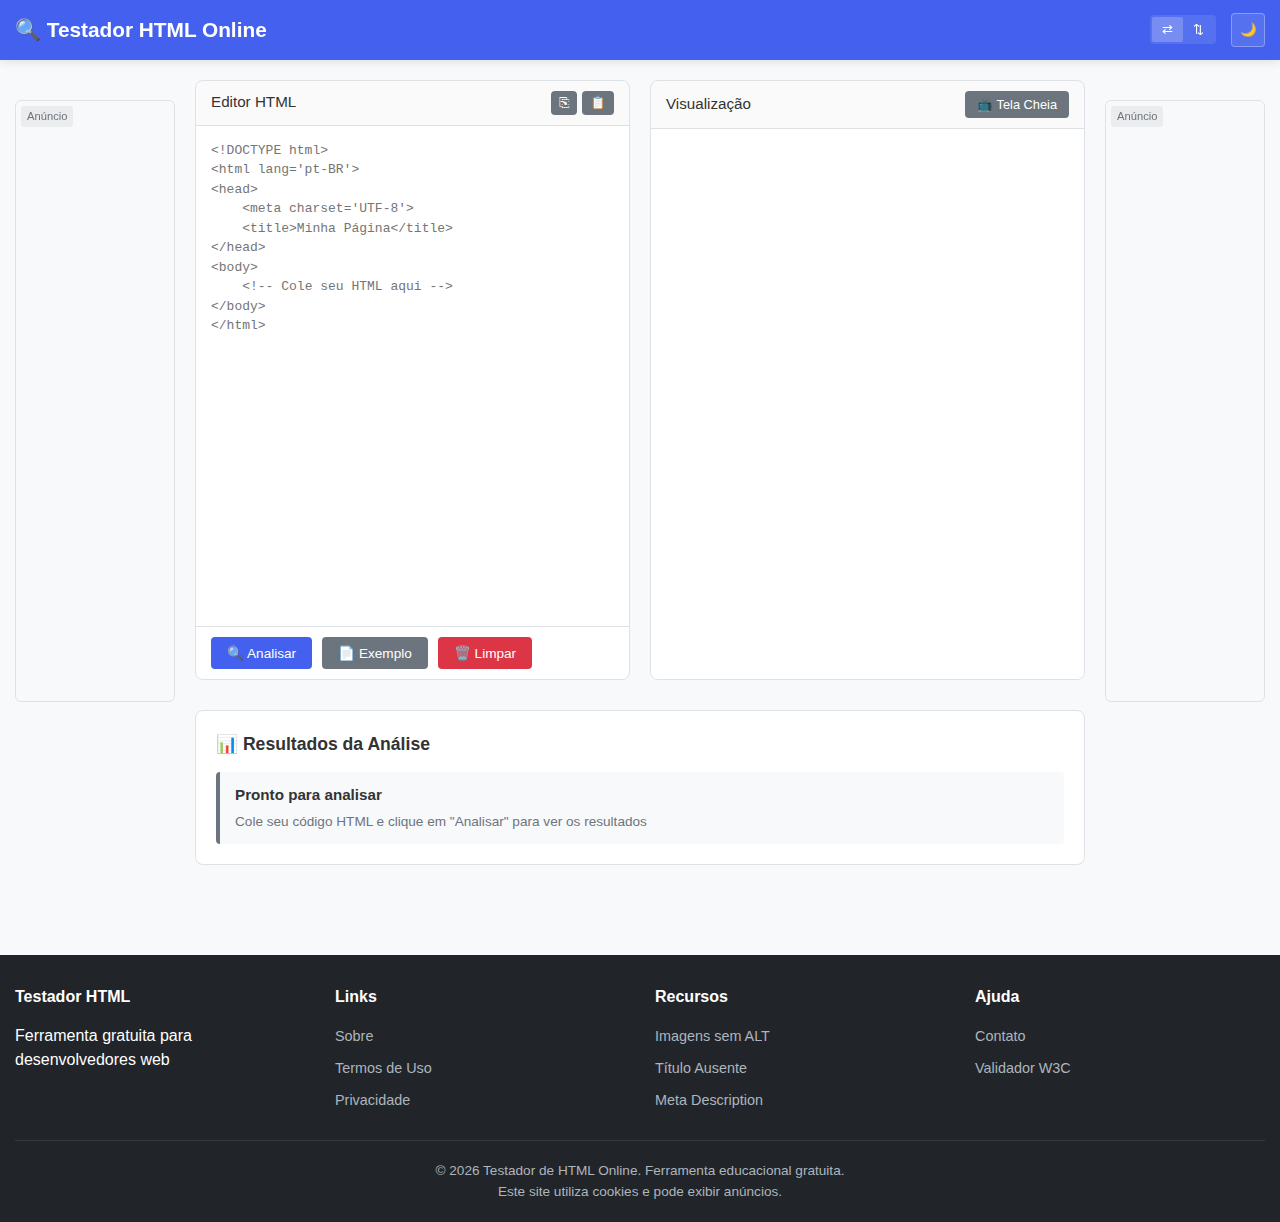
<file: index.html>
<!DOCTYPE html>
<html lang="pt-BR" itemscope itemtype="https://schema.org/WebApplication">
<head>
    <!-- SEO Completo -->
    <meta charset="UTF-8">
    <meta name="viewport" content="width=device-width, initial-scale=1.0">
    <title>Testador de HTML Online | Validador de Código HTML Gratuito</title>
    <meta name="description" content="Ferramenta gratuita para testar e validar código HTML online. Visualize resultados, analise erros, acessibilidade e SEO em tempo real.">
    <meta name="keywords" content="testador html, validador html, html online, visualizador html, analisador html, html checker, seo html, acessibilidade html">
    
    <meta name="google-adsense-account" content="ca-pub-2518079690291956">
    
    <!-- Google Analytics 4 (GA4) -->
    <script async src="https://www.googletagmanager.com/gtag/js?id=G-RYCB08HG48"></script>
    <script>
      window.dataLayer = window.dataLayer || [];
      function gtag(){dataLayer.push(arguments);}
      gtag('js', new Date());
      gtag('config', 'G-RYCB08HG48');
    </script>
    
    <!-- Google Search Console verification -->
    <meta name="google-site-verification" content="google8df277a1c3c466cf" />
    
    <!-- Bing Webmaster Tools -->
    <meta name="msvalidate.01" content="XXXXXXXXXXXXXXXXXXXXXXXXXXXXXXXX" />
    <script async src="https://pagead2.googlesyndication.com/pagead/js/adsbygoogle.js?client=ca-pub-2518079690291956"
     crossorigin="anonymous"></script>
  
    <!-- Open Graph -->
    <meta property="og:title" content="Testador de HTML Online Gratuito">
    <meta property="og:description" content="Valide código HTML online com análise de erros, acessibilidade e SEO.">
    <meta property="og:type" content="website">
    <meta property="og:url" content="https://joaoclaudiano.github.io/html-teste/">
    
    <!-- Canonical -->
    <link rel="canonical" href="https://joaoclaudiano.github.io/html-teste/">
    
    <!-- Icons -->
    <link rel="icon" href="data:image/svg+xml,<svg xmlns=%22http://www.w3.org/2000/svg%22 viewBox=%220 0 100 100%22><text y=%22.9em%22 font-size=%2290%22>🔍</text></svg>">
    
    <!-- CSS -->
    <style>
        /* Reset básico */
        * {
            margin: 0;
            padding: 0;
            box-sizing: border-box;
        }
        
        :root {
            --primary: #4361ee;
            --primary-dark: #3a56d4;
            --secondary: #6c757d;
            --light: #f8f9fa;
            --dark: #212529;
            --border: #dee2e6;
            --editor-bg: #ffffff;
            --text: #333;
        }
        
        body.dark {
            --light: #121212;
            --dark: #e9ecef;
            --border: #444;
            --editor-bg: #1e1e1e;
            --text: #e0e0e0;
        }
        
        body {
            font-family: -apple-system, BlinkMacSystemFont, 'Segoe UI', Roboto, sans-serif;
            background: var(--light);
            color: var(--text);
            line-height: 1.5;
            min-height: 100vh;
            transition: background 0.3s, color 0.3s;
        }
        
        /* Container principal */
        .container {
            max-width: 1400px;
            margin: 0 auto;
            padding: 0 15px;
        }
        
        /* Header minimalista */
        .header {
            background: var(--primary);
            color: white;
            padding: 0.8rem 0;
            position: sticky;
            top: 0;
            z-index: 100;
            box-shadow: 0 2px 10px rgba(0,0,0,0.1);
        }
        
        .header-content {
            display: flex;
            justify-content: space-between;
            align-items: center;
        }
        
        .header h1 {
            font-size: 1.3rem;
            font-weight: 600;
        }
        
        /* Controles */
        .controls {
            display: flex;
            align-items: center;
            gap: 15px;
        }
        
        /* Layout switcher */
        .layout-switcher {
            display: flex;
            background: rgba(255,255,255,0.1);
            border-radius: 4px;
            padding: 2px;
        }
        
        .layout-btn {
            padding: 5px 10px;
            background: transparent;
            border: none;
            color: white;
            cursor: pointer;
            font-size: 0.8rem;
            border-radius: 2px;
            transition: background 0.3s;
        }
        
        .layout-btn.active {
            background: rgba(255,255,255,0.2);
        }
        
        /* Dark mode toggle */
        .dark-toggle {
            background: rgba(255,255,255,0.1);
            border: 1px solid rgba(255,255,255,0.3);
            color: white;
            width: 34px;
            height: 34px;
            border-radius: 4px;
            cursor: pointer;
            display: flex;
            align-items: center;
            justify-content: center;
        }
        
        /* Main content */
        .main-content {
            display: flex;
            gap: 20px;
            padding: 20px 0;
            min-height: calc(100vh - 160px);
        }
        
        /* Anúncios laterais (apenas desktop) */
        .ad-sidebar {
            width: 160px;
            flex-shrink: 0;
            display: none;
        }
        
        @media (min-width: 992px) {
            .ad-sidebar {
                display: block;
            }
        }
        
        .ad-container {
            background: var(--light);
            border: 1px solid var(--border);
            border-radius: 6px;
            overflow: hidden;
            position: sticky;
            top: 100px;
            min-height: 600px;
            display: flex;
            align-items: center;
            justify-content: center;
            color: var(--secondary);
            font-size: 0.9rem;
        }
        
        .ad-label {
            position: absolute;
            top: 5px;
            left: 5px;
            font-size: 0.7rem;
            color: var(--secondary);
            background: rgba(0,0,0,0.05);
            padding: 2px 6px;
            border-radius: 3px;
        }
        
        /* Área principal */
        .main-area {
            flex: 1;
            min-width: 0;
        }
        
        /* Layouts */
        .split-layout {
            display: grid;
            grid-template-columns: 1fr 1fr;
            gap: 20px;
            height: 600px;
        }
        
        .stacked-layout {
            display: flex;
            flex-direction: column;
            gap: 20px;
        }
        
        @media (max-width: 768px) {
            .split-layout {
                grid-template-columns: 1fr;
                height: auto;
            }
        }
        
        /* Editor e Preview */
        .editor, .preview {
            background: var(--editor-bg);
            border: 1px solid var(--border);
            border-radius: 8px;
            overflow: hidden;
            display: flex;
            flex-direction: column;
        }
        
        .section-header {
            padding: 10px 15px;
            background: rgba(0,0,0,0.02);
            border-bottom: 1px solid var(--border);
            display: flex;
            justify-content: space-between;
            align-items: center;
        }
        
        .section-header h3 {
            font-size: 0.95rem;
            font-weight: 500;
            color: var(--text);
        }
        
        /* Editor textarea */
        textarea.code-editor {
            flex: 1;
            padding: 15px;
            border: none;
            background: transparent;
            color: var(--text);
            font-family: 'Consolas', 'Monaco', 'Courier New', monospace;
            font-size: 13px;
            line-height: 1.5;
            resize: none;
            outline: none;
            tab-size: 4;
        }
        
        /* Preview iframe */
        .preview iframe {
            flex: 1;
            border: none;
            background: white;
            width: 100%;
        }
        
        /* Botões de ação */
        .editor-actions {
            padding: 10px 15px;
            border-top: 1px solid var(--border);
            display: flex;
            gap: 10px;
        }
        
        .btn {
            padding: 8px 16px;
            border: none;
            border-radius: 4px;
            cursor: pointer;
            font-weight: 500;
            font-size: 0.85rem;
            transition: all 0.2s;
            display: inline-flex;
            align-items: center;
            gap: 5px;
        }
        
        .btn-primary {
            background: var(--primary);
            color: white;
        }
        
        .btn-primary:hover {
            background: var(--primary-dark);
            transform: translateY(-1px);
        }
        
        .btn-secondary {
            background: var(--secondary);
            color: white;
        }
        
        .btn-secondary:hover {
            background: #5a6268;
        }
        
        .btn-danger {
            background: #dc3545;
            color: white;
        }
        
        .btn-danger:hover {
            background: #c82333;
        }
        
        /* Anúncio mobile bottom */
        .ad-mobile-bottom {
            margin: 20px 0;
            display: none;
        }
        
        @media (max-width: 991px) {
            .ad-mobile-bottom {
                display: block;
            }
        }
        
        .ad-horizontal {
            background: var(--light);
            border: 1px solid var(--border);
            border-radius: 6px;
            padding: 20px;
            min-height: 90px;
            display: flex;
            align-items: center;
            justify-content: center;
            color: var(--secondary);
            text-align: center;
        }
        
        /* Resultados */
        .results-section {
            margin: 30px 0;
            padding: 20px;
            background: var(--editor-bg);
            border: 1px solid var(--border);
            border-radius: 8px;
        }
        
        .results-section h2 {
            margin-bottom: 15px;
            font-size: 1.1rem;
            color: var(--text);
        }
        
        .results-container {
            display: grid;
            gap: 10px;
        }
        
        .result-item {
            padding: 12px 15px;
            border-left: 4px solid var(--secondary);
            background: var(--light);
            border-radius: 4px;
        }
        
        .result-item.error { border-color: #dc3545; }
        .result-item.warning { border-color: #ffc107; }
        .result-item.success { border-color: #28a745; }
        
        .result-item h3 {
            font-size: 0.95rem;
            margin-bottom: 5px;
        }
        
        .result-item p {
            font-size: 0.85rem;
            color: var(--secondary);
        }
        
        /* Footer */
        .footer {
            background: var(--dark);
            color: white;
            padding: 30px 0 20px;
            margin-top: 40px;
        }
        
        .footer-content {
            display: flex;
            flex-wrap: wrap;
            justify-content: space-between;
            gap: 30px;
            margin-bottom: 20px;
        }
        
        .footer-section {
            flex: 1;
            min-width: 200px;
        }
        
        .footer-section h3 {
            font-size: 1rem;
            margin-bottom: 15px;
            color: white;
        }
        
        .footer-links {
            list-style: none;
        }
        
        .footer-links li {
            margin-bottom: 8px;
        }
        
        .footer-links a {
            color: #adb5bd;
            text-decoration: none;
            font-size: 0.9rem;
            transition: color 0.2s;
        }
        
        .footer-links a:hover {
            color: white;
            text-decoration: underline;
        }
        
        .footer-bottom {
            text-align: center;
            padding-top: 20px;
            border-top: 1px solid rgba(255,255,255,0.1);
            color: #adb5bd;
            font-size: 0.85rem;
        }
        
        /* Botão subir */
        #scrollToTop {
            position: fixed;
            bottom: 20px;
            right: 20px;
            background: var(--primary);
            color: white;
            border: none;
            border-radius: 50%;
            width: 40px;
            height: 40px;
            cursor: pointer;
            display: none;
            z-index: 1000;
            box-shadow: 0 2px 10px rgba(0,0,0,0.2);
            transition: all 0.3s;
        }
        
        #scrollToTop:hover {
            background: var(--primary-dark);
            transform: scale(1.1);
        }
        
        /* Responsividade */
        @media (max-width: 768px) {
            .header-content {
                flex-direction: column;
                gap: 10px;
                text-align: center;
            }
            
            .controls {
                justify-content: center;
            }
            
            .main-content {
                flex-direction: column;
            }
            
            .footer-content {
                flex-direction: column;
                text-align: center;
            }
        }
    </style>
    
    <!-- Google Adsense -->
    <script async src="https://pagead2.googlesyndication.com/pagead/js/adsbygoogle.js?client=ca-pub-XXXXXXXXXXXXXXXX" crossorigin="anonymous"></script>
</head>
<body>

<!-- Header -->
<header class="header">
    <div class="container">
        <div class="header-content">
            <h1>🔍 Testador HTML Online</h1>
            <div class="controls">
                <div class="layout-switcher">
                    <button class="layout-btn active" data-layout="split" title="Lado a lado">
                        ⇄
                    </button>
                    <button class="layout-btn" data-layout="stacked" title="Empilhado">
                        ⇅
                    </button>
                </div>
                <button class="dark-toggle" id="darkToggle" title="Alternar tema">
                    🌙
                </button>
            </div>
        </div>
    </div>
</header>

<!-- Conteúdo principal -->
<div class="container">
    <div class="main-content">
        
        <!-- Anúncio lateral esquerdo (apenas desktop) -->
        <aside class="ad-sidebar ad-left">
            <div class="ad-container">
                <div class="ad-label">Anúncio</div>
                <!-- Google AdSense (Desktop - 160x600) -->
                <ins class="adsbygoogle"
                     style="display:inline-block;width:160px;height:600px"
                     data-ad-client="ca-pub-XXXXXXXXXXXXXXXX"
                     data-ad-slot="1234567890"></ins>
            </div>
        </aside>
        
        <!-- Área principal -->
        <main class="main-area">
            <div class="split-layout" id="editorPreviewArea">
                
                <!-- Editor -->
                <section class="editor">
                    <div class="section-header">
                        <h3>Editor HTML</h3>
                        <div style="display: flex; gap: 5px;">
                            <button class="btn btn-secondary" onclick="formatCode()" title="Formatar código" style="padding: 4px 8px; font-size: 0.8rem;">
                                ⎘
                            </button>
                            <button class="btn btn-secondary" onclick="insertTemplate()" title="Inserir template" style="padding: 4px 8px; font-size: 0.8rem;">
                                📋
                            </button>
                        </div>
                    </div>
                    <textarea class="code-editor" id="htmlInput" 
                              placeholder="<!DOCTYPE html>
<html lang='pt-BR'>
<head>
    <meta charset='UTF-8'>
    <title>Minha Página</title>
</head>
<body>
    <!-- Cole seu HTML aqui -->
</body>
</html>" 
                              spellcheck="false"></textarea>
                    <div class="editor-actions">
                        <button class="btn btn-primary" onclick="analyzeHTML()">
                            🔍 Analisar
                        </button>
                        <button class="btn btn-secondary" onclick="loadExample()">
                            📄 Exemplo
                        </button>
                        <button class="btn btn-danger" onclick="clearEditor()">
                            🗑️ Limpar
                        </button>
                    </div>
                </section>
                
                <!-- Preview -->
                <section class="preview">
                    <div class="section-header">
                        <h3>Visualização</h3>
                        <button class="btn btn-secondary" onclick="openFullscreen()" style="padding: 6px 12px; font-size: 0.8rem;">
                            📺 Tela Cheia
                        </button>
                    </div>
                    <iframe id="previewFrame" sandbox="allow-scripts allow-same-origin"></iframe>
                </section>
                
            </div>
            
            <!-- Anúncio mobile (apenas mobile) -->
            <div class="ad-mobile-bottom">
                <div class="ad-horizontal">
                    <div class="ad-label">Anúncio</div>
                    <!-- Google AdSense (Mobile - 320x100) -->
                    <ins class="adsbygoogle"
                         style="display:inline-block;width:320px;height:100px"
                         data-ad-client="ca-pub-XXXXXXXXXXXXXXXX"
                         data-ad-slot="0987654321"></ins>
                </div>
            </div>
            
            <!-- Resultados -->
            <section class="results-section">
                <h2>📊 Resultados da Análise</h2>
                <div class="results-container" id="resultsContainer">
                    <div class="result-item">
                        <h3>Pronto para analisar</h3>
                        <p>Cole seu código HTML e clique em "Analisar" para ver os resultados</p>
                    </div>
                </div>
            </section>
            
        </main>
        
        <!-- Anúncio lateral direito (apenas desktop) -->
        <aside class="ad-sidebar ad-right">
            <div class="ad-container">
                <div class="ad-label">Anúncio</div>
                <!-- Google AdSense (Desktop - 160x600) -->
                <ins class="adsbygoogle"
                     style="display:inline-block;width:160px;height:600px"
                     data-ad-client="ca-pub-XXXXXXXXXXXXXXXX"
                     data-ad-slot="1122334455"></ins>
            </div>
        </aside>
        
    </div>
</div>

<!-- Footer -->
<footer class="footer">
    <div class="container">
        <div class="footer-content">
            <div class="footer-section">
                <h3>Testador HTML</h3>
                <p>Ferramenta gratuita para desenvolvedores web</p>
            </div>
            
            <div class="footer-section">
                <h3>Links</h3>
                <ul class="footer-links">
                    <li><a href="sobre.html">Sobre</a></li>
                    <li><a href="termos.html">Termos de Uso</a></li>
                    <li><a href="privacidade.html">Privacidade</a></li>
                </ul>
            </div>
            
            <div class="footer-section">
                <h3>Recursos</h3>
                <ul class="footer-links">
                    <li><a href="erros/img-sem-alt.html">Imagens sem ALT</a></li>
                    <li><a href="erros/title-ausente.html">Título Ausente</a></li>
                    <li><a href="erros/meta-description.html">Meta Description</a></li>
                </ul>
            </div>
            
            <div class="footer-section">
                <h3>Ajuda</h3>
                <ul class="footer-links">
                    <li><a href="mailto:exemplo@email.com">Contato</a></li>
                    <li><a href="https://validator.w3.org/" target="_blank" rel="nofollow">Validador W3C</a></li>
                </ul>
            </div>
        </div>
        
        <div class="footer-bottom">
            <p>© 2026 Testador de HTML Online. Ferramenta educacional gratuita.</p>
            <p>Este site utiliza cookies e pode exibir anúncios.</p>
        </div>
    </div>
</footer>

<!-- Botão subir -->
<button id="scrollToTop" onclick="scrollToTop()" title="Voltar ao topo">
    ↑
</button>

<!-- Schema.org -->
<script type="application/ld+json">
{
    "@context": "https://schema.org",
    "@type": "WebApplication",
    "name": "Testador de HTML Online",
    "url": "https://joaoclaudiano.github.io/html-teste/",
    "description": "Ferramenta para testar e validar código HTML online",
    "applicationCategory": "DeveloperApplication",
    "offers": {
        "@type": "Offer",
        "price": "0"
    }
}
</script>

<!-- Scripts -->
<script>
    // Layout switcher
    const layoutButtons = document.querySelectorAll('.layout-btn');
    const editorPreviewArea = document.getElementById('editorPreviewArea');
    
    layoutButtons.forEach(btn => {
        btn.addEventListener('click', () => {
            layoutButtons.forEach(b => b.classList.remove('active'));
            btn.classList.add('active');
            
            const layout = btn.dataset.layout;
            editorPreviewArea.className = layout + '-layout';
            localStorage.setItem('layoutPreference', layout);
        });
    });
    
    // Carregar preferência de layout
    const savedLayout = localStorage.getItem('layoutPreference') || 'split';
    document.querySelector(`[data-layout="${savedLayout}"]`).click();
    
    // Dark mode
    const darkToggle = document.getElementById('darkToggle');
    if (localStorage.getItem('theme') === 'dark') {
        document.body.classList.add('dark');
        darkToggle.textContent = '☀️';
    }
    
    darkToggle.addEventListener('click', () => {
        document.body.classList.toggle('dark');
        const isDark = document.body.classList.contains('dark');
        localStorage.setItem('theme', isDark ? 'dark' : 'light');
        darkToggle.textContent = isDark ? '☀️' : '🌙';
    });
    
    // Botão subir
    const scrollToTopBtn = document.getElementById('scrollToTop');
    
    window.addEventListener('scroll', () => {
        if (window.pageYOffset > 300) {
            scrollToTopBtn.style.display = 'block';
        } else {
            scrollToTopBtn.style.display = 'none';
        }
    });
    
    function scrollToTop() {
        window.scrollTo({
            top: 0,
            behavior: 'smooth'
        });
    }
    
    // Funções principais
    function analyzeHTML() {
        const html = document.getElementById('htmlInput').value;
        const preview = document.getElementById('previewFrame');
        const resultsContainer = document.getElementById('resultsContainer');
        
        // Atualizar preview
        preview.srcdoc = html || '<div style="padding:20px;color:#666;">Nenhum código para visualizar</div>';
        
        // Análise básica
        let score = 100;
        const issues = [];
        
        if (html.trim()) {
            // DOCTYPE
            if (!html.includes('<!DOCTYPE')) {
                score -= 15;
                issues.push({
                    type: 'error',
                    title: 'Falta DOCTYPE',
                    message: 'Adicione <!DOCTYPE html> no início do documento'
                });
            }
            
            // Charset
            if (!html.includes('charset="UTF-8"') && !html.includes("charset='UTF-8'")) {
                score -= 10;
                issues.push({
                    type: 'error',
                    title: 'Charset não definido',
                    message: 'Adicione <meta charset="UTF-8">'
                });
            }
            
            // Title
            if (!html.includes('<title>')) {
                score -= 12;
                issues.push({
                    type: 'error',
                    title: 'Sem título',
                    message: 'Adicione <title>Sua Página</title>'
                });
            }
            
            // Imagens sem ALT
            const imgTags = html.match(/<img[^>]*>/g) || [];
            imgTags.forEach(tag => {
                if (!tag.includes('alt=')) {
                    score -= 8;
                    issues.push({
                        type: 'error',
                        title: 'Imagem sem ALT',
                        message: 'Adicione atributo alt às imagens'
                    });
                }
            });
            
            // Viewport
            if (!html.includes('viewport')) {
                score -= 8;
                issues.push({
                    type: 'warning',
                    title: 'Viewport ausente',
                    message: 'Adicione meta viewport para mobile'
                });
            }
            
            score = Math.max(0, score);
        }
        
        // Mostrar resultados
        if (issues.length === 0 && html.trim()) {
            resultsContainer.innerHTML = `
                <div class="result-item success">
                    <h3>✅ HTML válido! Pontuação: ${score}/100</h3>
                    <p>Nenhum problema encontrado. Seu código está bem estruturado.</p>
                </div>
            `;
        } else if (!html.trim()) {
            resultsContainer.innerHTML = `
                <div class="result-item warning">
                    <h3>Editor vazio</h3>
                    <p>Cole algum código HTML para análise</p>
                </div>
            `;
        } else {
            let resultsHTML = `
                <div class="result-item ${score >= 70 ? 'warning' : 'error'}">
                    <h3>Pontuação: ${score}/100</h3>
                    <p>${issues.length} ${issues.length === 1 ? 'problema encontrado' : 'problemas encontrados'}</p>
                </div>
            `;
            
            issues.forEach(issue => {
                resultsHTML += `
                    <div class="result-item ${issue.type}">
                        <h3>${issue.title}</h3>
                        <p>${issue.message}</p>
                    </div>
                `;
            });
            
            resultsContainer.innerHTML = resultsHTML;
        }
        
        // Salvar código
        localStorage.setItem('savedHTML', html);
    }
    
    function loadExample() {
        const example = `<!DOCTYPE html>
<html lang="pt-BR">
<head>
    <meta charset="UTF-8">
    <meta name="viewport" content="width=device-width, initial-scale=1.0">
    <title>Exemplo de Página HTML</title>
    <meta name="description" content="Página de exemplo para teste">
    <style>
        body {
            font-family: -apple-system, sans-serif;
            max-width: 800px;
            margin: 0 auto;
            padding: 20px;
            background: linear-gradient(135deg, #667eea 0%, #764ba2 100%);
            color: white;
        }
        .card {
            background: rgba(255,255,255,0.9);
            color: #333;
            padding: 25px;
            border-radius: 10px;
            margin-top: 20px;
            box-shadow: 0 5px 20px rgba(0,0,0,0.1);
        }
    </style>
</head>
<body>
    <h1>✨ Testador HTML Online</h1>
    <p>Exemplo de código HTML válido com todas as tags essenciais</p>
    
    <div class="card">
        <h2>Recursos incluídos:</h2>
        <ul>
            <li>DOCTYPE HTML5</li>
            <li>Meta tags (charset, viewport, description)</li>
            <li>CSS interno</li>
            <li>Estrutura semântica</li>
            <li>Imagem com atributo ALT</li>
        </ul>
        
        <img src="https://via.placeholder.com/400x200/667eea/ffffff?text=Exemplo+com+ALT" 
             alt="Imagem de exemplo com placeholder colorido">
        
        <p>Este exemplo contém todos os elementos básicos de uma página HTML válida.</p>
    </div>
</body>
</html>`;
        
        document.getElementById('htmlInput').value = example;
        setTimeout(() => analyzeHTML(), 300);
    }
    
    function clearEditor() {
        document.getElementById('htmlInput').value = '';
        document.getElementById('previewFrame').srcdoc = '';
        document.getElementById('resultsContainer').innerHTML = `
            <div class="result-item">
                <h3>Editor limpo</h3>
                <p>Cole novo código HTML para análise</p>
            </div>
        `;
        localStorage.removeItem('savedHTML');
    }
    
    function openFullscreen() {
        const html = document.getElementById('htmlInput').value;
        if (!html.trim()) {
            alert('Cole algum código HTML primeiro');
            return;
        }
        
        const newWindow = window.open('', '_blank');
        newWindow.document.write(html);
        newWindow.document.close();
    }
    
    function formatCode() {
        const textarea = document.getElementById('htmlInput');
        let code = textarea.value;
        
        // Formatação básica
        code = code
            .replace(/(>)(<)(\/*)/g, '$1\n$2$3')
            .replace(/^\s+/gm, '')
            .trim();
        
        textarea.value = code;
    }
    
    function insertTemplate() {
        const template = `<!DOCTYPE html>
<html lang="pt-BR">
<head>
    <meta charset="UTF-8">
    <meta name="viewport" content="width=device-width, initial-scale=1.0">
    <title>Título da Página</title>
    <style>
        body {
            font-family: Arial, sans-serif;
            margin: 0;
            padding: 20px;
            background-color: #f5f5f5;
        }
        .container {
            max-width: 800px;
            margin: 0 auto;
            background: white;
            padding: 20px;
            border-radius: 8px;
        }
    </style>
</head>
<body>
    <div class="container">
        <h1>Olá, Mundo!</h1>
        <p>Este é um template HTML básico.</p>
    </div>
</body>
</html>`;
        
        document.getElementById('htmlInput').value = template;
    }
    
    // Carregar código salvo ao iniciar
    window.addEventListener('load', () => {
        // Inicializar AdSense
        (adsbygoogle = window.adsbygoogle || []).push({});
        
        // Carregar código salvo
        const savedHTML = localStorage.getItem('savedHTML');
        if (savedHTML) {
            document.getElementById('htmlInput').value = savedHTML;
            setTimeout(() => analyzeHTML(), 500);
        }
    });
    
    // Auto-save
    document.getElementById('htmlInput').addEventListener('input', function() {
        localStorage.setItem('savedHTML', this.value);
    });
</script>

</body>
</html>
</file>
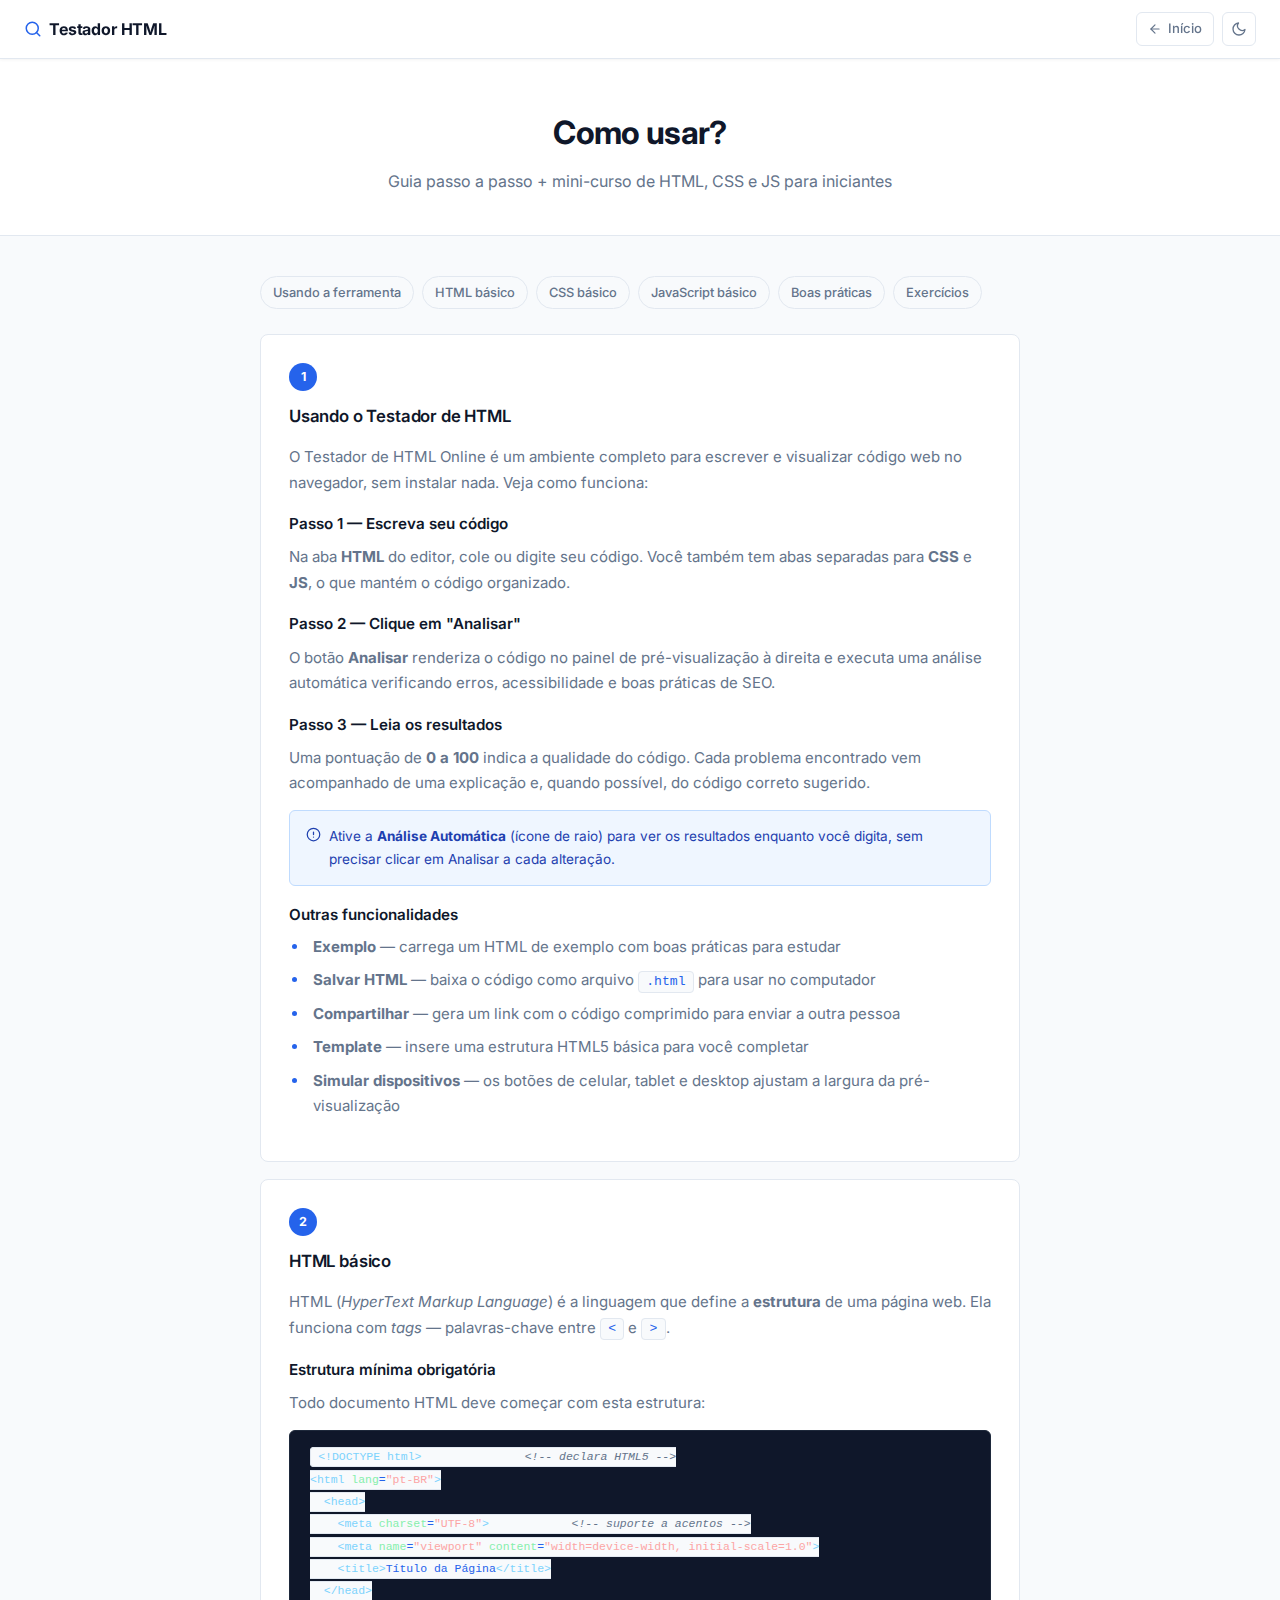
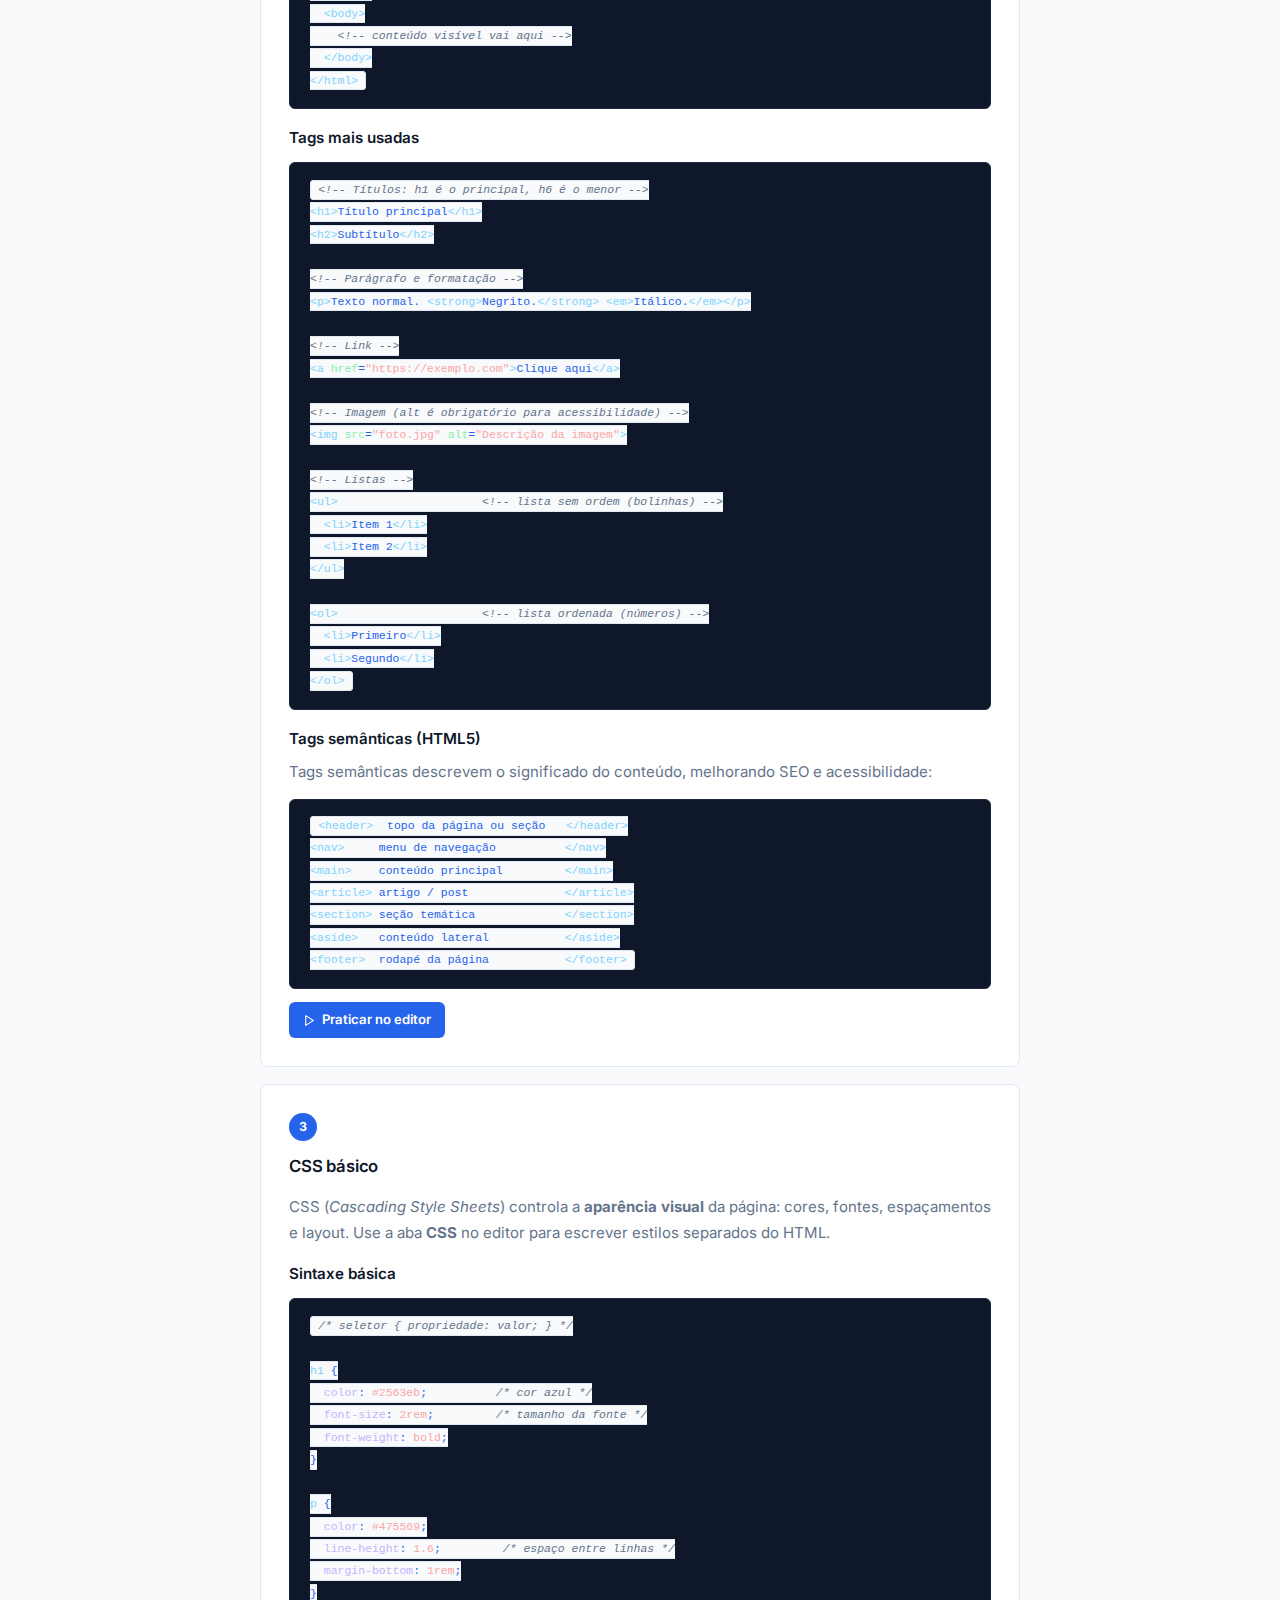
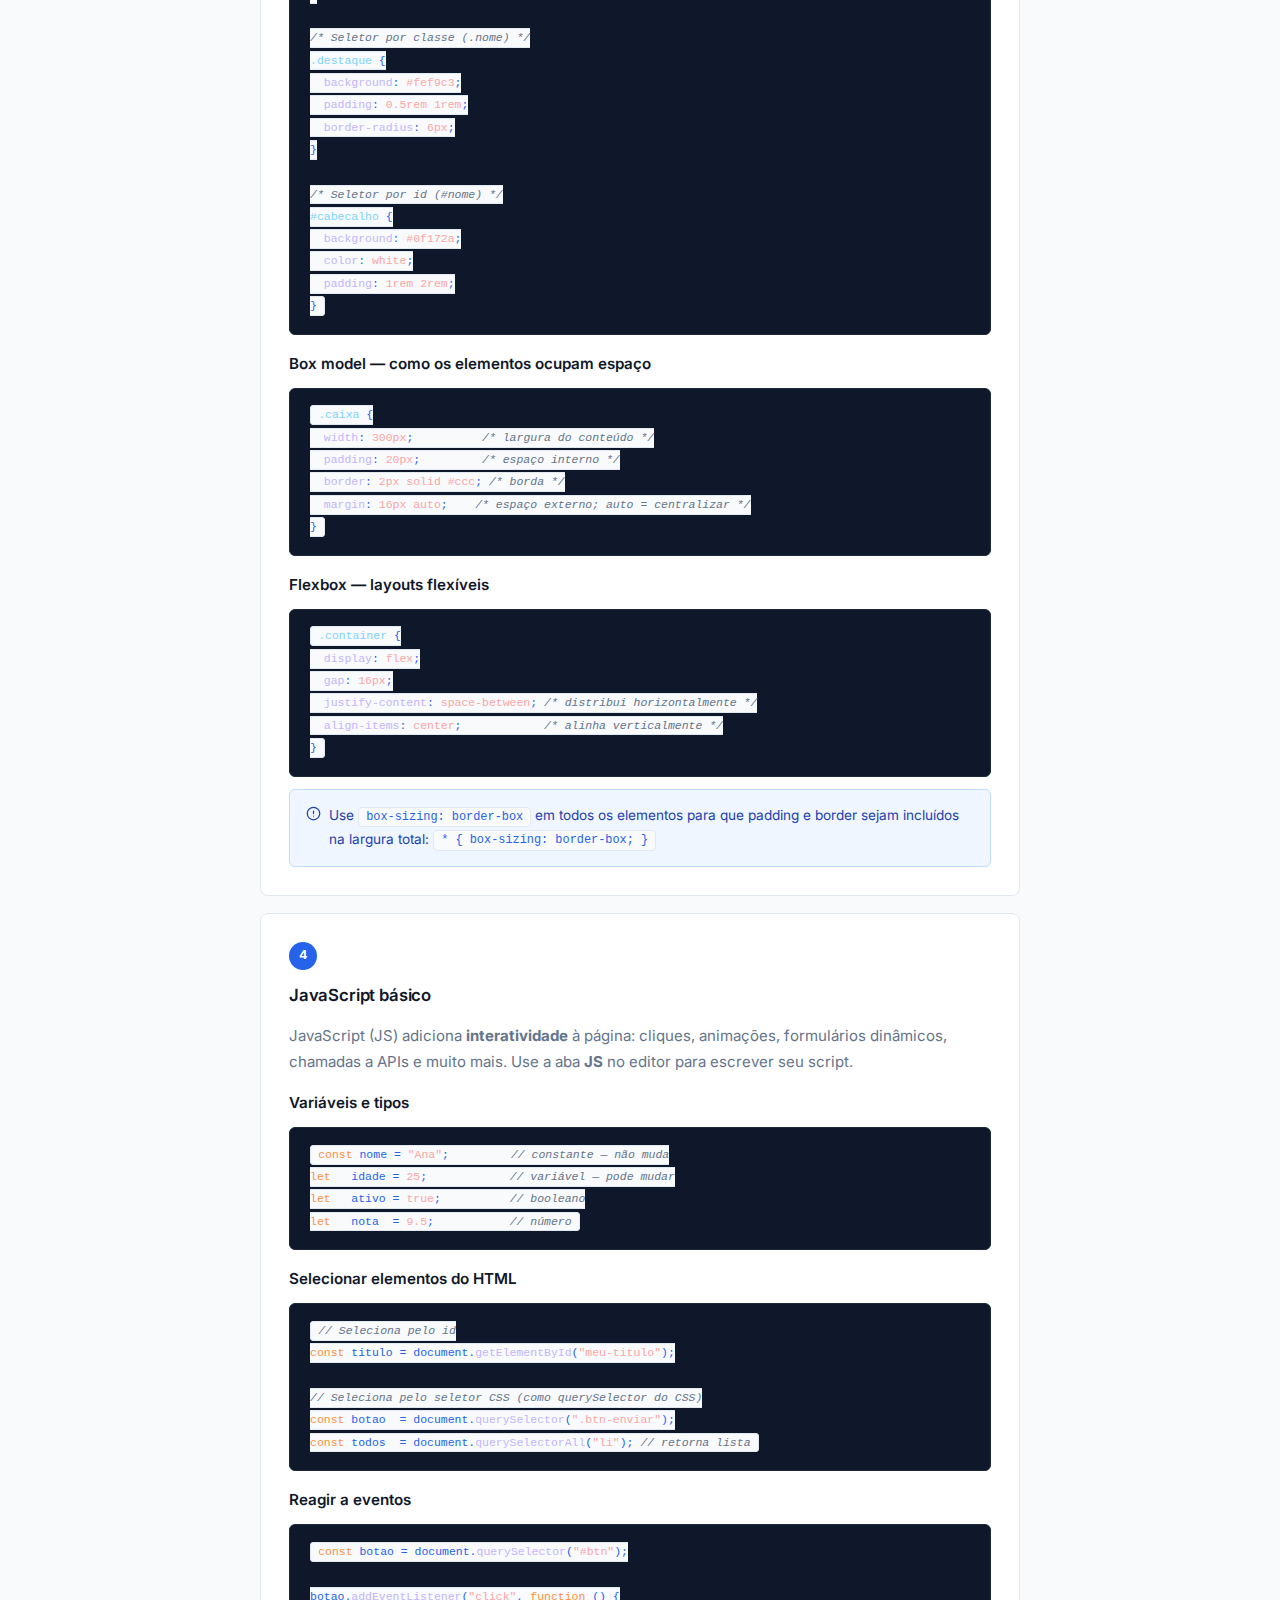
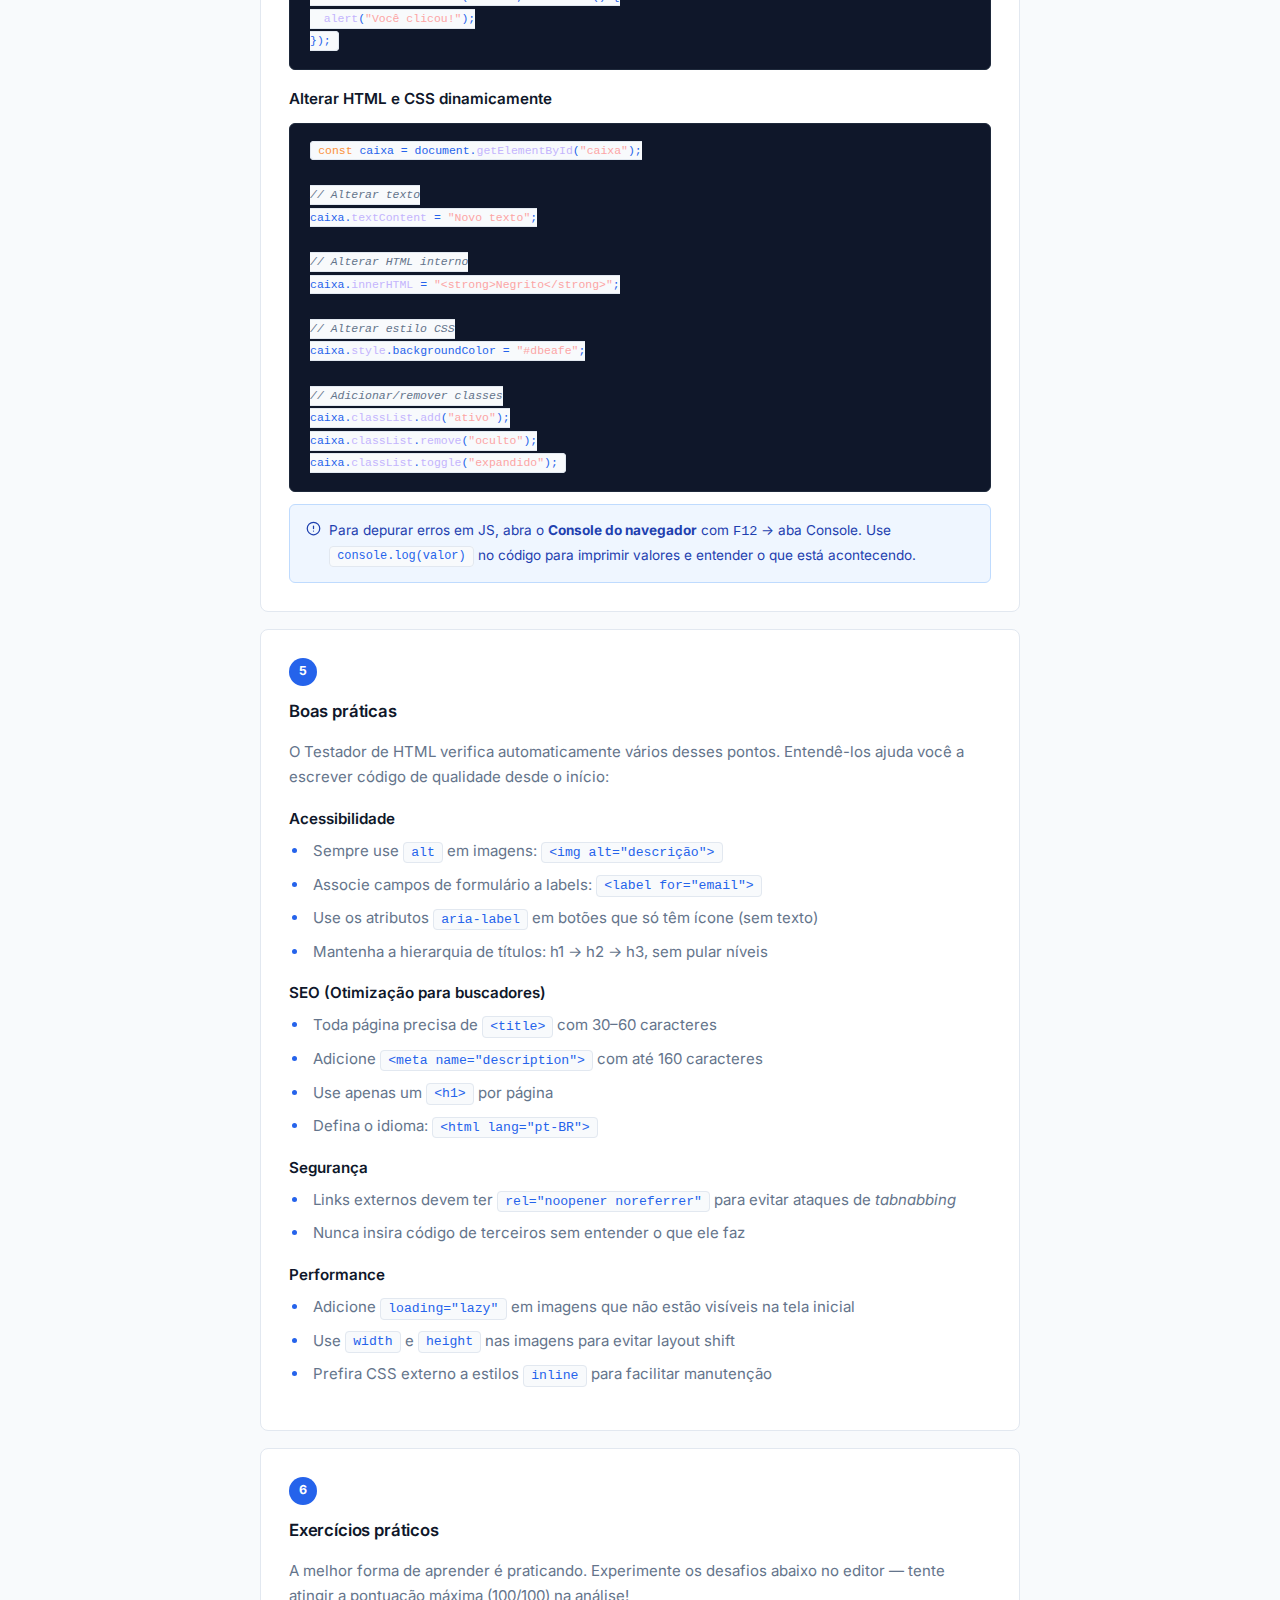
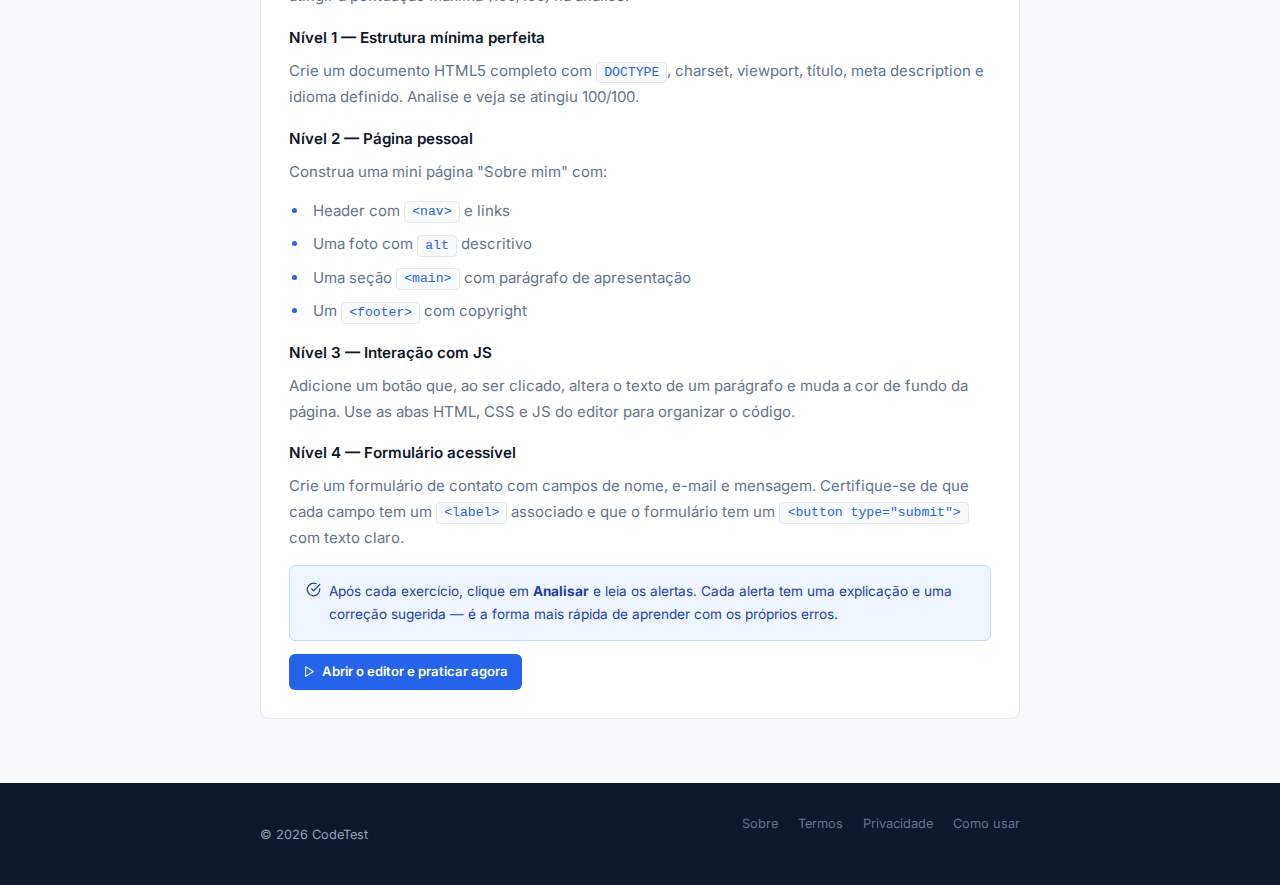
<file: como-usar.html>
<!DOCTYPE html>
<html lang="pt-BR">
<head>
    <!-- Dark mode FOUC fix -->
    <script>
        (function () {
            var s = localStorage.getItem('theme');
            var p = window.matchMedia && window.matchMedia('(prefers-color-scheme: dark)').matches;
            if (s === 'dark' || (!s && p)) document.documentElement.classList.add('dark');
        }());
    </script>

    <meta charset="UTF-8">
    <meta name="viewport" content="width=device-width, initial-scale=1.0">
    <meta name="color-scheme" content="light dark">

    <title>Como usar o Testador de HTML | Mini-curso HTML, CSS e JS</title>
    <meta name="description" content="Aprenda HTML, CSS e JavaScript do zero com este guia passo a passo. Descubra como usar o Testador de HTML Online para praticar e validar seu código.">
    <meta name="robots" content="index, follow">

    <link rel="canonical" href="https://joaoclaudiano.github.io/html-teste/como-usar.html">
    <meta property="og:title" content="Como usar — Testador de HTML Online">
    <meta property="og:description" content="Guia passo a passo e mini-curso de HTML, CSS e JS para iniciantes.">
    <meta property="og:url" content="https://joaoclaudiano.github.io/html-teste/como-usar.html">
    <meta property="og:image" content="https://joaoclaudiano.github.io/html-teste/favicon.png">

    <link rel="icon" href="favicon.svg" type="image/svg+xml">
    <link rel="alternate icon" href="favicon.png">

    <!-- Google Analytics 4 -->
    <script async src="https://www.googletagmanager.com/gtag/js?id=G-RYCB08HG48"></script>
    <script>
        window.dataLayer = window.dataLayer || [];
        function gtag() { dataLayer.push(arguments); }
        gtag('js', new Date());
        gtag('config', 'G-RYCB08HG48', { transport_type: 'beacon' });
    </script>
    <meta name="google-site-verification" content="google8df277a1c3c466cf">

    <!-- Fonts -->
    <link rel="preconnect" href="https://fonts.googleapis.com">
    <link rel="preconnect" href="https://fonts.gstatic.com" crossorigin>
    <link href="https://fonts.googleapis.com/css2?family=Inter:wght@400;500;600;700&display=swap" rel="stylesheet">

    <!-- Shared CSS -->
    <link rel="stylesheet" href="css/pages.css">

    <style>
        /* ── Extras para esta página ─────────────────────────────── */
        .step-number {
            display: inline-flex;
            align-items: center;
            justify-content: center;
            width: 28px;
            height: 28px;
            background: var(--primary);
            color: white;
            border-radius: 50%;
            font-size: 0.78rem;
            font-weight: 700;
            flex-shrink: 0;
            margin-bottom: 0.75rem;
        }

        .code-block {
            background: #0f172a;
            color: #e2e8f0;
            border-radius: 6px;
            padding: 1rem 1.25rem;
            font-family: 'Consolas', 'Monaco', 'Courier New', monospace;
            font-size: 0.82rem;
            line-height: 1.7;
            overflow-x: auto;
            margin: 0.75rem 0 0;
            border: 1px solid #1e293b;
        }
        html.dark .code-block,
        body.dark .code-block {
            background: #020617;
            border-color: #1e293b;
        }

        .code-block .tag  { color: #7dd3fc; }
        .code-block .attr { color: #86efac; }
        .code-block .val  { color: #fca5a5; }
        .code-block .com  { color: #64748b; font-style: italic; }
        .code-block .prop { color: #c4b5fd; }
        .code-block .kw   { color: #fb923c; }
        .code-block .str  { color: #fca5a5; }

        .tip-box {
            background: #eff6ff;
            border: 1px solid #bfdbfe;
            border-radius: 6px;
            padding: 0.9rem 1rem;
            margin-top: 0.75rem;
            font-size: 0.85rem;
            color: #1e40af;
            display: flex;
            gap: 8px;
            align-items: flex-start;
        }
        html.dark .tip-box,
        body.dark .tip-box {
            background: rgba(37,99,235,0.08);
            border-color: rgba(37,99,235,0.25);
            color: #93c5fd;
        }

        .tip-box svg { flex-shrink: 0; margin-top: 2px; }

        .lesson-nav {
            display: flex;
            gap: 8px;
            flex-wrap: wrap;
            margin-bottom: 1.5rem;
        }
        .lesson-nav a {
            font-size: 0.8rem;
            font-weight: 500;
            padding: 5px 12px;
            border: 1px solid var(--border);
            border-radius: 20px;
            color: var(--text-muted);
            text-decoration: none;
            transition: all 0.15s;
        }
        .lesson-nav a:hover {
            color: var(--primary);
            border-color: var(--primary);
            text-decoration: none;
        }

        .try-btn {
            display: inline-flex;
            align-items: center;
            gap: 6px;
            margin-top: 0.85rem;
            padding: 7px 14px;
            background: var(--primary);
            color: white;
            border-radius: 6px;
            font-size: 0.82rem;
            font-weight: 600;
            text-decoration: none;
            transition: background 0.15s;
        }
        .try-btn:hover { background: var(--primary-dark); color: white; text-decoration: none; }

        .container { max-width: 800px; }
    </style>
</head>
<body>

<header class="site-header">
    <a href="/html-teste/" class="site-header-brand" aria-label="CodeTest — página inicial">
        <svg width="18" height="18" viewBox="0 0 24 24" fill="none" stroke="currentColor" stroke-width="2" stroke-linecap="round" stroke-linejoin="round" aria-hidden="true"><circle cx="11" cy="11" r="8"/><path d="m21 21-4.35-4.35"/></svg>
        Testador HTML
    </a>
    <div class="site-header-right">
        <a href="/html-teste/" class="btn-back" aria-label="Voltar à página inicial">
            <svg width="14" height="14" viewBox="0 0 24 24" fill="none" stroke="currentColor" stroke-width="2" stroke-linecap="round" stroke-linejoin="round" aria-hidden="true"><path d="M19 12H5"/><polyline points="12 19 5 12 12 5"/></svg>
            Início
        </a>
        <button id="darkToggle" class="btn-icon" aria-label="Ativar modo escuro" title="Alternar tema"></button>
    </div>
</header>

<div class="page-hero">
    <h1>Como usar?</h1>
    <p>Guia passo a passo + mini-curso de HTML, CSS e JS para iniciantes</p>
</div>

<div class="container">
    <div class="page-content" id="main">

        <!-- Navegação rápida -->
        <nav class="lesson-nav" aria-label="Navegação por lição">
            <a href="#usando-ferramenta">Usando a ferramenta</a>
            <a href="#html-basico">HTML básico</a>
            <a href="#css-basico">CSS básico</a>
            <a href="#js-basico">JavaScript básico</a>
            <a href="#boas-praticas">Boas práticas</a>
            <a href="#exercicios">Exercícios</a>
        </nav>

        <!-- ── SEÇÃO 1: Usando a ferramenta ─────────────────────── -->
        <section id="usando-ferramenta">
            <span class="step-number" aria-hidden="true">1</span>
            <h2>Usando o Testador de HTML</h2>
            <p>O Testador de HTML Online é um ambiente completo para escrever e visualizar código web no navegador, sem instalar nada. Veja como funciona:</p>

            <h3 style="font-size:0.95rem;font-weight:600;margin:1rem 0 0.5rem;color:var(--text)">Passo 1 — Escreva seu código</h3>
            <p>Na aba <strong>HTML</strong> do editor, cole ou digite seu código. Você também tem abas separadas para <strong>CSS</strong> e <strong>JS</strong>, o que mantém o código organizado.</p>

            <h3 style="font-size:0.95rem;font-weight:600;margin:1rem 0 0.5rem;color:var(--text)">Passo 2 — Clique em "Analisar"</h3>
            <p>O botão <strong>Analisar</strong> renderiza o código no painel de pré-visualização à direita e executa uma análise automática verificando erros, acessibilidade e boas práticas de SEO.</p>

            <h3 style="font-size:0.95rem;font-weight:600;margin:1rem 0 0.5rem;color:var(--text)">Passo 3 — Leia os resultados</h3>
            <p>Uma pontuação de <strong>0 a 100</strong> indica a qualidade do código. Cada problema encontrado vem acompanhado de uma explicação e, quando possível, do código correto sugerido.</p>

            <div class="tip-box">
                <svg width="15" height="15" viewBox="0 0 24 24" fill="none" stroke="currentColor" stroke-width="2" stroke-linecap="round" stroke-linejoin="round" aria-hidden="true"><circle cx="12" cy="12" r="10"/><line x1="12" y1="8" x2="12" y2="12"/><line x1="12" y1="16" x2="12.01" y2="16"/></svg>
                <span>Ative a <strong>Análise Automática</strong> (ícone de raio) para ver os resultados enquanto você digita, sem precisar clicar em Analisar a cada alteração.</span>
            </div>

            <h3 style="font-size:0.95rem;font-weight:600;margin:1rem 0 0.5rem;color:var(--text)">Outras funcionalidades</h3>
            <ul>
                <li><strong>Exemplo</strong> — carrega um HTML de exemplo com boas práticas para estudar</li>
                <li><strong>Salvar HTML</strong> — baixa o código como arquivo <code>.html</code> para usar no computador</li>
                <li><strong>Compartilhar</strong> — gera um link com o código comprimido para enviar a outra pessoa</li>
                <li><strong>Template</strong> — insere uma estrutura HTML5 básica para você completar</li>
                <li><strong>Simular dispositivos</strong> — os botões de celular, tablet e desktop ajustam a largura da pré-visualização</li>
            </ul>
        </section>

        <!-- ── SEÇÃO 2: HTML básico ──────────────────────────────── -->
        <section id="html-basico">
            <span class="step-number" aria-hidden="true">2</span>
            <h2>HTML básico</h2>
            <p>HTML (<em>HyperText Markup Language</em>) é a linguagem que define a <strong>estrutura</strong> de uma página web. Ela funciona com <em>tags</em> — palavras-chave entre <code>&lt;</code> e <code>&gt;</code>.</p>

            <h3 style="font-size:0.95rem;font-weight:600;margin:1rem 0 0.5rem;color:var(--text)">Estrutura mínima obrigatória</h3>
            <p>Todo documento HTML deve começar com esta estrutura:</p>
            <pre class="code-block"><code><span class="tag">&lt;!DOCTYPE html&gt;</span>               <span class="com">&lt;!-- declara HTML5 --&gt;</span>
<span class="tag">&lt;html</span> <span class="attr">lang</span>=<span class="val">"pt-BR"</span><span class="tag">&gt;</span>
  <span class="tag">&lt;head&gt;</span>
    <span class="tag">&lt;meta</span> <span class="attr">charset</span>=<span class="val">"UTF-8"</span><span class="tag">&gt;</span>            <span class="com">&lt;!-- suporte a acentos --&gt;</span>
    <span class="tag">&lt;meta</span> <span class="attr">name</span>=<span class="val">"viewport"</span> <span class="attr">content</span>=<span class="val">"width=device-width, initial-scale=1.0"</span><span class="tag">&gt;</span>
    <span class="tag">&lt;title&gt;</span>Título da Página<span class="tag">&lt;/title&gt;</span>
  <span class="tag">&lt;/head&gt;</span>
  <span class="tag">&lt;body&gt;</span>
    <span class="com">&lt;!-- conteúdo visível vai aqui --&gt;</span>
  <span class="tag">&lt;/body&gt;</span>
<span class="tag">&lt;/html&gt;</span></code></pre>

            <h3 style="font-size:0.95rem;font-weight:600;margin:1rem 0 0.5rem;color:var(--text)">Tags mais usadas</h3>
            <pre class="code-block"><code><span class="com">&lt;!-- Títulos: h1 é o principal, h6 é o menor --&gt;</span>
<span class="tag">&lt;h1&gt;</span>Título principal<span class="tag">&lt;/h1&gt;</span>
<span class="tag">&lt;h2&gt;</span>Subtítulo<span class="tag">&lt;/h2&gt;</span>

<span class="com">&lt;!-- Parágrafo e formatação --&gt;</span>
<span class="tag">&lt;p&gt;</span>Texto normal. <span class="tag">&lt;strong&gt;</span>Negrito.<span class="tag">&lt;/strong&gt;</span> <span class="tag">&lt;em&gt;</span>Itálico.<span class="tag">&lt;/em&gt;</span><span class="tag">&lt;/p&gt;</span>

<span class="com">&lt;!-- Link --&gt;</span>
<span class="tag">&lt;a</span> <span class="attr">href</span>=<span class="val">"https://exemplo.com"</span><span class="tag">&gt;</span>Clique aqui<span class="tag">&lt;/a&gt;</span>

<span class="com">&lt;!-- Imagem (alt é obrigatório para acessibilidade) --&gt;</span>
<span class="tag">&lt;img</span> <span class="attr">src</span>=<span class="val">"foto.jpg"</span> <span class="attr">alt</span>=<span class="val">"Descrição da imagem"</span><span class="tag">&gt;</span>

<span class="com">&lt;!-- Listas --&gt;</span>
<span class="tag">&lt;ul&gt;</span>                     <span class="com">&lt;!-- lista sem ordem (bolinhas) --&gt;</span>
  <span class="tag">&lt;li&gt;</span>Item 1<span class="tag">&lt;/li&gt;</span>
  <span class="tag">&lt;li&gt;</span>Item 2<span class="tag">&lt;/li&gt;</span>
<span class="tag">&lt;/ul&gt;</span>

<span class="tag">&lt;ol&gt;</span>                     <span class="com">&lt;!-- lista ordenada (números) --&gt;</span>
  <span class="tag">&lt;li&gt;</span>Primeiro<span class="tag">&lt;/li&gt;</span>
  <span class="tag">&lt;li&gt;</span>Segundo<span class="tag">&lt;/li&gt;</span>
<span class="tag">&lt;/ol&gt;</span></code></pre>

            <h3 style="font-size:0.95rem;font-weight:600;margin:1rem 0 0.5rem;color:var(--text)">Tags semânticas (HTML5)</h3>
            <p>Tags semânticas descrevem o significado do conteúdo, melhorando SEO e acessibilidade:</p>
            <pre class="code-block"><code><span class="tag">&lt;header&gt;</span>  topo da página ou seção   <span class="tag">&lt;/header&gt;</span>
<span class="tag">&lt;nav&gt;</span>     menu de navegação          <span class="tag">&lt;/nav&gt;</span>
<span class="tag">&lt;main&gt;</span>    conteúdo principal         <span class="tag">&lt;/main&gt;</span>
<span class="tag">&lt;article&gt;</span> artigo / post              <span class="tag">&lt;/article&gt;</span>
<span class="tag">&lt;section&gt;</span> seção temática             <span class="tag">&lt;/section&gt;</span>
<span class="tag">&lt;aside&gt;</span>   conteúdo lateral           <span class="tag">&lt;/aside&gt;</span>
<span class="tag">&lt;footer&gt;</span>  rodapé da página           <span class="tag">&lt;/footer&gt;</span></code></pre>

            <a href="/html-teste/" class="try-btn" target="_blank" rel="noopener">
                <svg width="13" height="13" viewBox="0 0 24 24" fill="none" stroke="currentColor" stroke-width="2" stroke-linecap="round" stroke-linejoin="round" aria-hidden="true"><polygon points="5 3 19 12 5 21 5 3"/></svg>
                Praticar no editor
            </a>
        </section>

        <!-- ── SEÇÃO 3: CSS básico ───────────────────────────────── -->
        <section id="css-basico">
            <span class="step-number" aria-hidden="true">3</span>
            <h2>CSS básico</h2>
            <p>CSS (<em>Cascading Style Sheets</em>) controla a <strong>aparência visual</strong> da página: cores, fontes, espaçamentos e layout. Use a aba <strong>CSS</strong> no editor para escrever estilos separados do HTML.</p>

            <h3 style="font-size:0.95rem;font-weight:600;margin:1rem 0 0.5rem;color:var(--text)">Sintaxe básica</h3>
            <pre class="code-block"><code><span class="com">/* seletor { propriedade: valor; } */</span>

<span class="tag">h1</span> {
  <span class="prop">color</span>: <span class="val">#2563eb</span>;          <span class="com">/* cor azul */</span>
  <span class="prop">font-size</span>: <span class="val">2rem</span>;         <span class="com">/* tamanho da fonte */</span>
  <span class="prop">font-weight</span>: <span class="val">bold</span>;
}

<span class="tag">p</span> {
  <span class="prop">color</span>: <span class="val">#475569</span>;
  <span class="prop">line-height</span>: <span class="val">1.6</span>;         <span class="com">/* espaço entre linhas */</span>
  <span class="prop">margin-bottom</span>: <span class="val">1rem</span>;
}

<span class="com">/* Seletor por classe (.nome) */</span>
<span class="tag">.destaque</span> {
  <span class="prop">background</span>: <span class="val">#fef9c3</span>;
  <span class="prop">padding</span>: <span class="val">0.5rem 1rem</span>;
  <span class="prop">border-radius</span>: <span class="val">6px</span>;
}

<span class="com">/* Seletor por id (#nome) */</span>
<span class="tag">#cabecalho</span> {
  <span class="prop">background</span>: <span class="val">#0f172a</span>;
  <span class="prop">color</span>: <span class="val">white</span>;
  <span class="prop">padding</span>: <span class="val">1rem 2rem</span>;
}</code></pre>

            <h3 style="font-size:0.95rem;font-weight:600;margin:1rem 0 0.5rem;color:var(--text)">Box model — como os elementos ocupam espaço</h3>
            <pre class="code-block"><code><span class="tag">.caixa</span> {
  <span class="prop">width</span>: <span class="val">300px</span>;          <span class="com">/* largura do conteúdo */</span>
  <span class="prop">padding</span>: <span class="val">20px</span>;         <span class="com">/* espaço interno */</span>
  <span class="prop">border</span>: <span class="val">2px solid #ccc</span>; <span class="com">/* borda */</span>
  <span class="prop">margin</span>: <span class="val">16px auto</span>;    <span class="com">/* espaço externo; auto = centralizar */</span>
}</code></pre>

            <h3 style="font-size:0.95rem;font-weight:600;margin:1rem 0 0.5rem;color:var(--text)">Flexbox — layouts flexíveis</h3>
            <pre class="code-block"><code><span class="tag">.container</span> {
  <span class="prop">display</span>: <span class="val">flex</span>;
  <span class="prop">gap</span>: <span class="val">16px</span>;
  <span class="prop">justify-content</span>: <span class="val">space-between</span>; <span class="com">/* distribui horizontalmente */</span>
  <span class="prop">align-items</span>: <span class="val">center</span>;            <span class="com">/* alinha verticalmente */</span>
}</code></pre>

            <div class="tip-box">
                <svg width="15" height="15" viewBox="0 0 24 24" fill="none" stroke="currentColor" stroke-width="2" stroke-linecap="round" stroke-linejoin="round" aria-hidden="true"><circle cx="12" cy="12" r="10"/><line x1="12" y1="8" x2="12" y2="12"/><line x1="12" y1="16" x2="12.01" y2="16"/></svg>
                <span>Use <code>box-sizing: border-box</code> em todos os elementos para que padding e border sejam incluídos na largura total: <code>* { box-sizing: border-box; }</code></span>
            </div>
        </section>

        <!-- ── SEÇÃO 4: JavaScript básico ───────────────────────── -->
        <section id="js-basico">
            <span class="step-number" aria-hidden="true">4</span>
            <h2>JavaScript básico</h2>
            <p>JavaScript (JS) adiciona <strong>interatividade</strong> à página: cliques, animações, formulários dinâmicos, chamadas a APIs e muito mais. Use a aba <strong>JS</strong> no editor para escrever seu script.</p>

            <h3 style="font-size:0.95rem;font-weight:600;margin:1rem 0 0.5rem;color:var(--text)">Variáveis e tipos</h3>
            <pre class="code-block"><code><span class="kw">const</span> nome = <span class="str">"Ana"</span>;         <span class="com">// constante — não muda</span>
<span class="kw">let</span>   idade = <span class="val">25</span>;            <span class="com">// variável — pode mudar</span>
<span class="kw">let</span>   ativo = <span class="val">true</span>;          <span class="com">// booleano</span>
<span class="kw">let</span>   nota  = <span class="val">9.5</span>;           <span class="com">// número</span></code></pre>

            <h3 style="font-size:0.95rem;font-weight:600;margin:1rem 0 0.5rem;color:var(--text)">Selecionar elementos do HTML</h3>
            <pre class="code-block"><code><span class="com">// Seleciona pelo id</span>
<span class="kw">const</span> titulo = document.<span class="prop">getElementById</span>(<span class="str">"meu-titulo"</span>);

<span class="com">// Seleciona pelo seletor CSS (como querySelector do CSS)</span>
<span class="kw">const</span> botao  = document.<span class="prop">querySelector</span>(<span class="str">".btn-enviar"</span>);
<span class="kw">const</span> todos  = document.<span class="prop">querySelectorAll</span>(<span class="str">"li"</span>); <span class="com">// retorna lista</span></code></pre>

            <h3 style="font-size:0.95rem;font-weight:600;margin:1rem 0 0.5rem;color:var(--text)">Reagir a eventos</h3>
            <pre class="code-block"><code><span class="kw">const</span> botao = document.<span class="prop">querySelector</span>(<span class="str">"#btn"</span>);

botao.<span class="prop">addEventListener</span>(<span class="str">"click"</span>, <span class="kw">function</span> () {
  <span class="prop">alert</span>(<span class="str">"Você clicou!"</span>);
});</code></pre>

            <h3 style="font-size:0.95rem;font-weight:600;margin:1rem 0 0.5rem;color:var(--text)">Alterar HTML e CSS dinamicamente</h3>
            <pre class="code-block"><code><span class="kw">const</span> caixa = document.<span class="prop">getElementById</span>(<span class="str">"caixa"</span>);

<span class="com">// Alterar texto</span>
caixa.<span class="prop">textContent</span> = <span class="str">"Novo texto"</span>;

<span class="com">// Alterar HTML interno</span>
caixa.<span class="prop">innerHTML</span> = <span class="str">"&lt;strong&gt;Negrito&lt;/strong&gt;"</span>;

<span class="com">// Alterar estilo CSS</span>
caixa.<span class="prop">style</span>.backgroundColor = <span class="str">"#dbeafe"</span>;

<span class="com">// Adicionar/remover classes</span>
caixa.<span class="prop">classList</span>.<span class="prop">add</span>(<span class="str">"ativo"</span>);
caixa.<span class="prop">classList</span>.<span class="prop">remove</span>(<span class="str">"oculto"</span>);
caixa.<span class="prop">classList</span>.<span class="prop">toggle</span>(<span class="str">"expandido"</span>);</code></pre>

            <div class="tip-box">
                <svg width="15" height="15" viewBox="0 0 24 24" fill="none" stroke="currentColor" stroke-width="2" stroke-linecap="round" stroke-linejoin="round" aria-hidden="true"><circle cx="12" cy="12" r="10"/><line x1="12" y1="8" x2="12" y2="12"/><line x1="12" y1="16" x2="12.01" y2="16"/></svg>
                <span>Para depurar erros em JS, abra o <strong>Console do navegador</strong> com <kbd>F12</kbd> → aba Console. Use <code>console.log(valor)</code> no código para imprimir valores e entender o que está acontecendo.</span>
            </div>
        </section>

        <!-- ── SEÇÃO 5: Boas práticas ────────────────────────────── -->
        <section id="boas-praticas">
            <span class="step-number" aria-hidden="true">5</span>
            <h2>Boas práticas</h2>
            <p>O Testador de HTML verifica automaticamente vários desses pontos. Entendê-los ajuda você a escrever código de qualidade desde o início:</p>

            <h3 style="font-size:0.95rem;font-weight:600;margin:1rem 0 0.5rem;color:var(--text)">Acessibilidade</h3>
            <ul>
                <li>Sempre use <code>alt</code> em imagens: <code>&lt;img alt="descrição"&gt;</code></li>
                <li>Associe campos de formulário a labels: <code>&lt;label for="email"&gt;</code></li>
                <li>Use os atributos <code>aria-label</code> em botões que só têm ícone (sem texto)</li>
                <li>Mantenha a hierarquia de títulos: h1 → h2 → h3, sem pular níveis</li>
            </ul>

            <h3 style="font-size:0.95rem;font-weight:600;margin:1rem 0 0.5rem;color:var(--text)">SEO (Otimização para buscadores)</h3>
            <ul>
                <li>Toda página precisa de <code>&lt;title&gt;</code> com 30–60 caracteres</li>
                <li>Adicione <code>&lt;meta name="description"&gt;</code> com até 160 caracteres</li>
                <li>Use apenas um <code>&lt;h1&gt;</code> por página</li>
                <li>Defina o idioma: <code>&lt;html lang="pt-BR"&gt;</code></li>
            </ul>

            <h3 style="font-size:0.95rem;font-weight:600;margin:1rem 0 0.5rem;color:var(--text)">Segurança</h3>
            <ul>
                <li>Links externos devem ter <code>rel="noopener noreferrer"</code> para evitar ataques de <em>tabnabbing</em></li>
                <li>Nunca insira código de terceiros sem entender o que ele faz</li>
            </ul>

            <h3 style="font-size:0.95rem;font-weight:600;margin:1rem 0 0.5rem;color:var(--text)">Performance</h3>
            <ul>
                <li>Adicione <code>loading="lazy"</code> em imagens que não estão visíveis na tela inicial</li>
                <li>Use <code>width</code> e <code>height</code> nas imagens para evitar layout shift</li>
                <li>Prefira CSS externo a estilos <code>inline</code> para facilitar manutenção</li>
            </ul>
        </section>

        <!-- ── SEÇÃO 6: Exercícios ───────────────────────────────── -->
        <section id="exercicios">
            <span class="step-number" aria-hidden="true">6</span>
            <h2>Exercícios práticos</h2>
            <p>A melhor forma de aprender é praticando. Experimente os desafios abaixo no editor — tente atingir a pontuação máxima (100/100) na análise!</p>

            <h3 style="font-size:0.95rem;font-weight:600;margin:1rem 0 0.5rem;color:var(--text)">Nível 1 — Estrutura mínima perfeita</h3>
            <p>Crie um documento HTML5 completo com <code>DOCTYPE</code>, charset, viewport, título, meta description e idioma definido. Analise e veja se atingiu 100/100.</p>

            <h3 style="font-size:0.95rem;font-weight:600;margin:1rem 0 0.5rem;color:var(--text)">Nível 2 — Página pessoal</h3>
            <p>Construa uma mini página "Sobre mim" com:</p>
            <ul>
                <li>Header com <code>&lt;nav&gt;</code> e links</li>
                <li>Uma foto com <code>alt</code> descritivo</li>
                <li>Uma seção <code>&lt;main&gt;</code> com parágrafo de apresentação</li>
                <li>Um <code>&lt;footer&gt;</code> com copyright</li>
            </ul>

            <h3 style="font-size:0.95rem;font-weight:600;margin:1rem 0 0.5rem;color:var(--text)">Nível 3 — Interação com JS</h3>
            <p>Adicione um botão que, ao ser clicado, altera o texto de um parágrafo e muda a cor de fundo da página. Use as abas HTML, CSS e JS do editor para organizar o código.</p>

            <h3 style="font-size:0.95rem;font-weight:600;margin:1rem 0 0.5rem;color:var(--text)">Nível 4 — Formulário acessível</h3>
            <p>Crie um formulário de contato com campos de nome, e-mail e mensagem. Certifique-se de que cada campo tem um <code>&lt;label&gt;</code> associado e que o formulário tem um <code>&lt;button type="submit"&gt;</code> com texto claro.</p>

            <div class="tip-box">
                <svg width="15" height="15" viewBox="0 0 24 24" fill="none" stroke="currentColor" stroke-width="2" stroke-linecap="round" stroke-linejoin="round" aria-hidden="true"><path d="M22 11.08V12a10 10 0 1 1-5.93-9.14"/><polyline points="22 4 12 14.01 9 11.01"/></svg>
                <span>Após cada exercício, clique em <strong>Analisar</strong> e leia os alertas. Cada alerta tem uma explicação e uma correção sugerida — é a forma mais rápida de aprender com os próprios erros.</span>
            </div>

            <a href="/html-teste/" class="try-btn">
                <svg width="13" height="13" viewBox="0 0 24 24" fill="none" stroke="currentColor" stroke-width="2" stroke-linecap="round" stroke-linejoin="round" aria-hidden="true"><polygon points="5 3 19 12 5 21 5 3"/></svg>
                Abrir o editor e praticar agora
            </a>
        </section>

    </div>
</div>

<footer class="page-footer">
    <div class="page-footer-inner">
        <span class="page-footer-copy">© 2026 CodeTest</span>
        <ul class="page-footer-links">
            <li><a href="sobre.html">Sobre</a></li>
            <li><a href="termos.html">Termos</a></li>
            <li><a href="privacidade.html">Privacidade</a></li>
            <li><a href="como-usar.html">Como usar</a></li>
        </ul>
    </div>
</footer>

<button id="topBtn" aria-label="Voltar ao topo" title="Voltar ao topo">
    <svg width="16" height="16" viewBox="0 0 24 24" fill="none" stroke="currentColor" stroke-width="2" stroke-linecap="round" stroke-linejoin="round" aria-hidden="true"><line x1="12" y1="19" x2="12" y2="5"/><polyline points="5 12 12 5 19 12"/></svg>
</button>

<script src="js/common.js"></script>
</body>
</html>
</file>
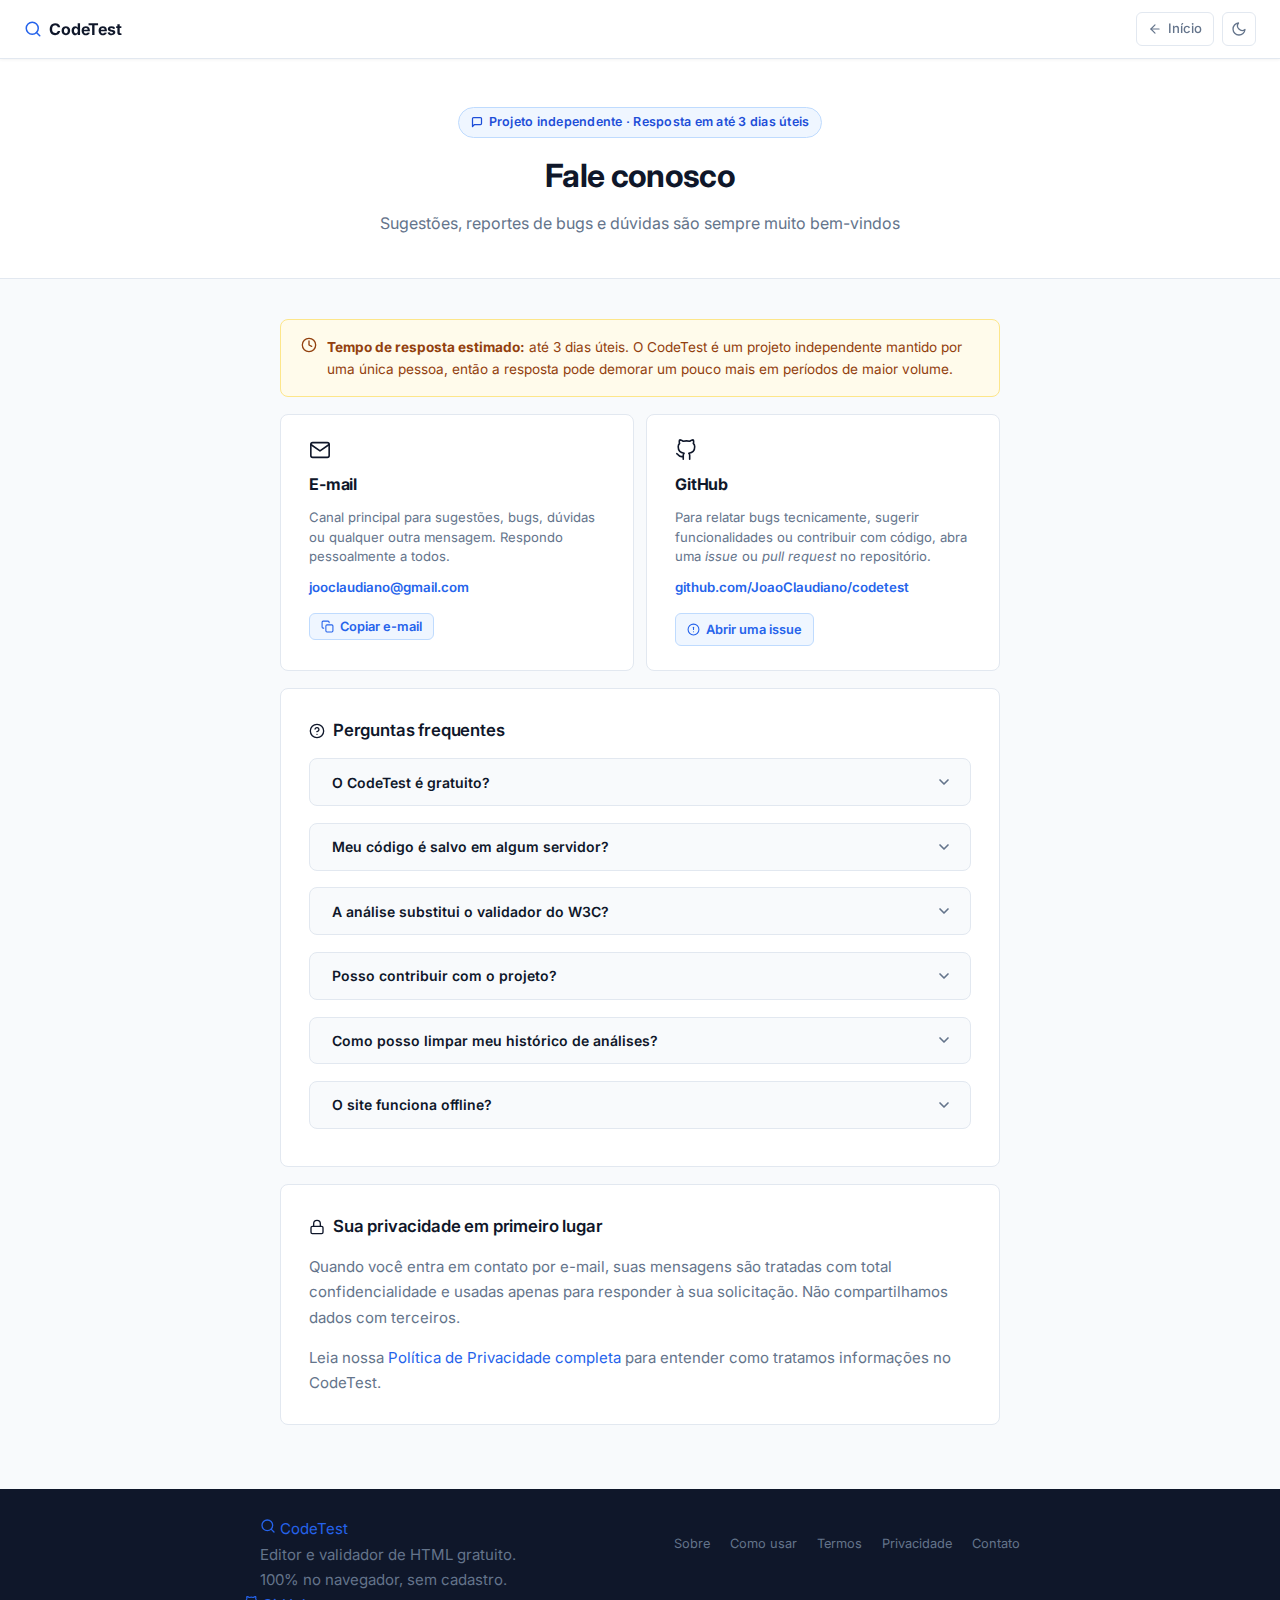
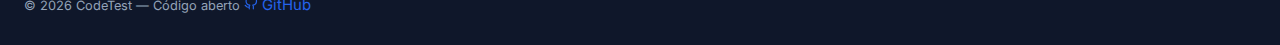
<file: contato.html>
<!DOCTYPE html>
<html lang="pt-BR">
<head>
    <!-- Dark mode FOUC fix -->
    <script>
        (function () {
            var s = localStorage.getItem('theme');
            var p = window.matchMedia && window.matchMedia('(prefers-color-scheme: dark)').matches;
            if (s === 'dark' || (!s && p)) document.documentElement.classList.add('dark');
        }());
    </script>

    <meta charset="UTF-8">
    <meta name="viewport" content="width=device-width, initial-scale=1.0">
    <meta name="color-scheme" content="light dark">

    <title>Contato | CodeTest</title>
    <meta name="description" content="Entre em contato com a equipe do CodeTest. Reporte bugs, envie sugestões ou tire dúvidas sobre o editor e validador de HTML online.">
    <meta name="robots" content="index, follow">

    <link rel="canonical" href="https://joaoclaudiano.github.io/codetest/contato.html">
    <meta property="og:title" content="Contato — CodeTest">
    <meta property="og:description" content="Entre em contato com o CodeTest. Sugestões, bugs e dúvidas são sempre bem-vindos.">
    <meta property="og:url" content="https://joaoclaudiano.github.io/codetest/contato.html">
    <meta property="og:image" content="https://joaoclaudiano.github.io/codetest/favicon.png">
    <meta property="og:type" content="website">

    <link rel="icon" href="favicon.svg" type="image/svg+xml">
    <link rel="alternate icon" href="favicon.png">

    <!-- Google Analytics 4 -->
    <script async src="https://www.googletagmanager.com/gtag/js?id=G-RYCB08HG48"></script>
    <script>
        window.dataLayer = window.dataLayer || [];
        function gtag() { dataLayer.push(arguments); }
        gtag('js', new Date());
        gtag('config', 'G-RYCB08HG48', { transport_type: 'beacon' });
    </script>
    <meta name="google-site-verification" content="google8df277a1c3c466cf">

    <!-- Fonts -->
    <link rel="preconnect" href="https://fonts.googleapis.com">
    <link rel="preconnect" href="https://fonts.gstatic.com" crossorigin>
    <link href="https://fonts.googleapis.com/css2?family=Inter:wght@400;500;600;700&display=swap" rel="stylesheet">

    <!-- Shared CSS -->
    <link rel="stylesheet" href="css/pages.css">
</head>
<body>

<header class="site-header">
    <a href="/codetest/" class="site-header-brand" aria-label="CodeTest — página inicial">
        <svg width="18" height="18" viewBox="0 0 24 24" fill="none" stroke="currentColor" stroke-width="2" stroke-linecap="round" stroke-linejoin="round" aria-hidden="true"><circle cx="11" cy="11" r="8"/><path d="m21 21-4.35-4.35"/></svg>
        CodeTest
    </a>
    <div class="site-header-right">
        <a href="/codetest/" class="btn-back" aria-label="Voltar à página inicial">
            <svg width="14" height="14" viewBox="0 0 24 24" fill="none" stroke="currentColor" stroke-width="2" stroke-linecap="round" stroke-linejoin="round" aria-hidden="true"><path d="M19 12H5"/><polyline points="12 19 5 12 12 5"/></svg>
            Início
        </a>
        <button id="darkToggle" class="btn-icon" aria-label="Ativar modo escuro" title="Alternar tema"></button>
    </div>
</header>

<div class="page-hero">
    <span class="page-badge">
        <svg width="12" height="12" viewBox="0 0 24 24" fill="none" stroke="currentColor" stroke-width="2.5" stroke-linecap="round" stroke-linejoin="round" aria-hidden="true"><path d="M21 15a2 2 0 0 1-2 2H7l-4 4V5a2 2 0 0 1 2-2h14a2 2 0 0 1 2 2z"/></svg>
        Projeto independente · Resposta em até 3 dias úteis
    </span>
    <h1>Fale conosco</h1>
    <p>Sugestões, reportes de bugs e dúvidas são sempre muito bem-vindos</p>
</div>

<div class="container">
    <div class="page-content" id="main">

        <!-- Response time note -->
        <div class="contact-time-note" role="note">
            <svg width="16" height="16" viewBox="0 0 24 24" fill="none" stroke="currentColor" stroke-width="2" stroke-linecap="round" stroke-linejoin="round" aria-hidden="true" style="flex-shrink:0;margin-top:1px"><circle cx="12" cy="12" r="10"/><polyline points="12 6 12 12 16 14"/></svg>
            <span><strong>Tempo de resposta estimado:</strong> até 3 dias úteis. O CodeTest é um projeto independente mantido por uma única pessoa, então a resposta pode demorar um pouco mais em períodos de maior volume.</span>
        </div>

        <!-- Contact cards -->
        <div class="contact-cards">
            <div class="contact-card">
                <svg class="contact-card-icon" width="22" height="22" viewBox="0 0 24 24" fill="none" stroke="currentColor" stroke-width="1.75" stroke-linecap="round" stroke-linejoin="round" aria-hidden="true"><path d="M4 4h16c1.1 0 2 .9 2 2v12c0 1.1-.9 2-2 2H4c-1.1 0-2-.9-2-2V6c0-1.1.9-2 2-2z"/><polyline points="22,6 12,13 2,6"/></svg>
                <h2 class="contact-card-title">E-mail</h2>
                <p class="contact-card-desc">Canal principal para sugestões, bugs, dúvidas ou qualquer outra mensagem. Respondo pessoalmente a todos.</p>
                <span class="contact-card-action">
                    <a href="mailto:jooclaudiano@gmail.com">jooclaudiano@gmail.com</a>
                </span>
                <button class="btn-copy" id="copyEmailBtn" aria-label="Copiar endereço de e-mail" data-value="jooclaudiano@gmail.com">
                    <svg width="13" height="13" viewBox="0 0 24 24" fill="none" stroke="currentColor" stroke-width="2" stroke-linecap="round" stroke-linejoin="round" aria-hidden="true"><rect x="9" y="9" width="13" height="13" rx="2"/><path d="M5 15H4a2 2 0 0 1-2-2V4a2 2 0 0 1 2-2h9a2 2 0 0 1 2 2v1"/></svg>
                    Copiar e-mail
                </button>
            </div>
            <div class="contact-card">
                <svg class="contact-card-icon" width="22" height="22" viewBox="0 0 24 24" fill="none" stroke="currentColor" stroke-width="1.75" stroke-linecap="round" stroke-linejoin="round" aria-hidden="true"><path d="M9 19c-5 1.5-5-2.5-7-3m14 6v-3.87a3.37 3.37 0 0 0-.94-2.61c3.14-.35 6.44-1.54 6.44-7A5.44 5.44 0 0 0 20 4.77 5.07 5.07 0 0 0 19.91 1S18.73.65 16 2.48a13.38 13.38 0 0 0-7 0C6.27.65 5.09 1 5.09 1A5.07 5.07 0 0 0 5 4.77a5.44 5.44 0 0 0-1.5 3.78c0 5.42 3.3 6.61 6.44 7A3.37 3.37 0 0 0 9 18.13V22"/></svg>
                <h2 class="contact-card-title">GitHub</h2>
                <p class="contact-card-desc">Para relatar bugs tecnicamente, sugerir funcionalidades ou contribuir com código, abra uma <em>issue</em> ou <em>pull request</em> no repositório.</p>
                <span class="contact-card-action">
                    <a href="https://github.com/JoaoClaudiano/codetest" target="_blank" rel="noopener noreferrer">github.com/JoaoClaudiano/codetest</a>
                </span>
                <a href="https://github.com/JoaoClaudiano/codetest/issues/new" target="_blank" rel="noopener noreferrer" class="btn-copy btn-copy--link">
                    <svg width="13" height="13" viewBox="0 0 24 24" fill="none" stroke="currentColor" stroke-width="2" stroke-linecap="round" stroke-linejoin="round" aria-hidden="true"><circle cx="12" cy="12" r="10"/><line x1="12" y1="8" x2="12" y2="12"/><line x1="12" y1="16" x2="12.01" y2="16"/></svg>
                    Abrir uma issue
                </a>
            </div>
        </div>

        <!-- FAQ section -->
        <section>
            <div class="section-icon-heading">
                <svg class="icon" width="16" height="16" viewBox="0 0 24 24" fill="none" stroke="currentColor" stroke-width="2" stroke-linecap="round" stroke-linejoin="round" aria-hidden="true"><circle cx="12" cy="12" r="10"/><path d="M9.09 9a3 3 0 0 1 5.83 1c0 2-3 3-3 3"/><line x1="12" y1="17" x2="12.01" y2="17"/></svg>
                <h2>Perguntas frequentes</h2>
            </div>
            <ul class="faq-list" role="list">
                <li class="faq-item" role="listitem">
                    <button class="faq-question" aria-expanded="false">
                        O CodeTest é gratuito?
                        <svg class="faq-chevron" viewBox="0 0 24 24" fill="none" stroke="currentColor" stroke-width="2.5" stroke-linecap="round" stroke-linejoin="round" aria-hidden="true"><polyline points="6 9 12 15 18 9"/></svg>
                    </button>
                    <div class="faq-answer">
                        Sim, o CodeTest é completamente gratuito e não tem planos pagos. Não há cadastro, anúncios personalizados ou qualquer cobrança. O objetivo é ser uma ferramenta acessível para estudantes e desenvolvedores.
                    </div>
                </li>
                <li class="faq-item" role="listitem">
                    <button class="faq-question" aria-expanded="false">
                        Meu código é salvo em algum servidor?
                        <svg class="faq-chevron" viewBox="0 0 24 24" fill="none" stroke="currentColor" stroke-width="2.5" stroke-linecap="round" stroke-linejoin="round" aria-hidden="true"><polyline points="6 9 12 15 18 9"/></svg>
                    </button>
                    <div class="faq-answer">
                        Não. Todo o processamento acontece localmente no seu navegador. O código que você escreve nunca sai do seu dispositivo — isso é uma garantia técnica. O histórico é salvo apenas no <code>localStorage</code> do seu próprio navegador.
                    </div>
                </li>
                <li class="faq-item" role="listitem">
                    <button class="faq-question" aria-expanded="false">
                        A análise substitui o validador do W3C?
                        <svg class="faq-chevron" viewBox="0 0 24 24" fill="none" stroke="currentColor" stroke-width="2.5" stroke-linecap="round" stroke-linejoin="round" aria-hidden="true"><polyline points="6 9 12 15 18 9"/></svg>
                    </button>
                    <div class="faq-answer">
                        Não. O CodeTest faz uma análise educacional de 17 pontos de boas práticas (acessibilidade, SEO, estrutura), mas não é um validador formal de conformidade HTML. Para validação oficial, use o botão "Validar no W3C" disponível na ferramenta, que acessa o <a href="https://validator.w3.org/" target="_blank" rel="noopener noreferrer">validador oficial do W3C</a>.
                    </div>
                </li>
                <li class="faq-item" role="listitem">
                    <button class="faq-question" aria-expanded="false">
                        Posso contribuir com o projeto?
                        <svg class="faq-chevron" viewBox="0 0 24 24" fill="none" stroke="currentColor" stroke-width="2.5" stroke-linecap="round" stroke-linejoin="round" aria-hidden="true"><polyline points="6 9 12 15 18 9"/></svg>
                    </button>
                    <div class="faq-answer">
                        Com certeza! Contribuições são bem-vindas. Você pode abrir <em>issues</em> com sugestões ou bugs, enviar um <em>pull request</em> no repositório do GitHub, ou simplesmente compartilhar a ferramenta com amigos e colegas que aprendem HTML.
                    </div>
                </li>
                <li class="faq-item" role="listitem">
                    <button class="faq-question" aria-expanded="false">
                        Como posso limpar meu histórico de análises?
                        <svg class="faq-chevron" viewBox="0 0 24 24" fill="none" stroke="currentColor" stroke-width="2.5" stroke-linecap="round" stroke-linejoin="round" aria-hidden="true"><polyline points="6 9 12 15 18 9"/></svg>
                    </button>
                    <div class="faq-answer">
                        O histórico fica salvo no <code>localStorage</code> do seu navegador. Para apagá-lo, acesse as configurações do navegador → Privacidade e segurança → Dados do site → encontre <em>joaoclaudiano.github.io</em> → Limpar. Na ferramenta também há um botão para limpar o histórico diretamente.
                    </div>
                </li>
                <li class="faq-item" role="listitem">
                    <button class="faq-question" aria-expanded="false">
                        O site funciona offline?
                        <svg class="faq-chevron" viewBox="0 0 24 24" fill="none" stroke="currentColor" stroke-width="2.5" stroke-linecap="round" stroke-linejoin="round" aria-hidden="true"><polyline points="6 9 12 15 18 9"/></svg>
                    </button>
                    <div class="faq-answer">
                        Parcialmente. Se os recursos externos (CDNs para CodeMirror, LZ-String e Google Fonts) já foram carregados e estão no cache do navegador, a ferramenta de edição e análise funciona sem conexão. O compartilhamento via URL e a validação no W3C requerem internet.
                    </div>
                </li>
            </ul>
        </section>

        <section>
            <div class="section-icon-heading">
                <svg class="icon" width="16" height="16" viewBox="0 0 24 24" fill="none" stroke="currentColor" stroke-width="2" stroke-linecap="round" stroke-linejoin="round" aria-hidden="true"><rect x="3" y="11" width="18" height="11" rx="2" ry="2"/><path d="M7 11V7a5 5 0 0 1 10 0v4"/></svg>
                <h2>Sua privacidade em primeiro lugar</h2>
            </div>
            <p>Quando você entra em contato por e-mail, suas mensagens são tratadas com total confidencialidade e usadas apenas para responder à sua solicitação. Não compartilhamos dados com terceiros.</p>
            <p>Leia nossa <a href="privacidade.html">Política de Privacidade completa</a> para entender como tratamos informações no CodeTest.</p>
        </section>

    </div>
</div>

<footer class="page-footer">
    <div class="page-footer-inner">
        <div class="page-footer-brand">
            <a href="/codetest/" class="page-footer-logo">
                <svg width="16" height="16" viewBox="0 0 24 24" fill="none" stroke="currentColor" stroke-width="2" stroke-linecap="round" stroke-linejoin="round" aria-hidden="true"><circle cx="11" cy="11" r="8"/><path d="m21 21-4.35-4.35"/></svg>
                CodeTest
            </a>
            <p class="page-footer-tagline">Editor e validador de HTML gratuito.<br>100% no navegador, sem cadastro.</p>
        </div>
        <nav aria-label="Links do rodapé">
            <ul class="page-footer-links">
                <li><a href="sobre.html">Sobre</a></li>
                <li><a href="como-usar.html">Como usar</a></li>
                <li><a href="termos.html">Termos</a></li>
                <li><a href="privacidade.html">Privacidade</a></li>
                <li><a href="contato.html">Contato</a></li>
            </ul>
        </nav>
    </div>
    <div class="page-footer-bottom">
        <span class="page-footer-copy">© <span id="footer-year">2026</span> CodeTest — Código aberto</span>
        <a href="https://github.com/JoaoClaudiano/codetest" target="_blank" rel="noopener noreferrer" class="page-footer-github" aria-label="Repositório no GitHub">
            <svg width="14" height="14" viewBox="0 0 24 24" fill="none" stroke="currentColor" stroke-width="2" stroke-linecap="round" stroke-linejoin="round" aria-hidden="true"><path d="M9 19c-5 1.5-5-2.5-7-3m14 6v-3.87a3.37 3.37 0 0 0-.94-2.61c3.14-.35 6.44-1.54 6.44-7A5.44 5.44 0 0 0 20 4.77 5.07 5.07 0 0 0 19.91 1S18.73.65 16 2.48a13.38 13.38 0 0 0-7 0C6.27.65 5.09 1 5.09 1A5.07 5.07 0 0 0 5 4.77a5.44 5.44 0 0 0-1.5 3.78c0 5.42 3.3 6.61 6.44 7A3.37 3.37 0 0 0 9 18.13V22"/></svg>
            GitHub
        </a>
    </div>
</footer>

<button id="topBtn" aria-label="Voltar ao topo" title="Voltar ao topo">
    <svg width="16" height="16" viewBox="0 0 24 24" fill="none" stroke="currentColor" stroke-width="2" stroke-linecap="round" stroke-linejoin="round" aria-hidden="true"><line x1="12" y1="19" x2="12" y2="5"/><polyline points="5 12 12 5 19 12"/></svg>
</button>

<script src="js/common.js"></script>
<script>
    // FAQ accordion
    document.querySelectorAll('.faq-question').forEach(function(btn) {
        btn.addEventListener('click', function() {
            var item = this.closest('.faq-item');
            var isOpen = item.classList.contains('open');
            // Close all
            document.querySelectorAll('.faq-item.open').forEach(function(el) {
                el.classList.remove('open');
                el.querySelector('.faq-question').setAttribute('aria-expanded', 'false');
            });
            // Open clicked if it was closed
            if (!isOpen) {
                item.classList.add('open');
                this.setAttribute('aria-expanded', 'true');
            }
        });
    });

    // Copy email to clipboard
    var copyBtn = document.getElementById('copyEmailBtn');
    if (copyBtn) {
        copyBtn.addEventListener('click', function() {
            var email = this.getAttribute('data-value');
            navigator.clipboard.writeText(email).then(function() {
                copyBtn.textContent = '✓ Copiado!';
                setTimeout(function() {
                    copyBtn.innerHTML = '<svg width="13" height="13" viewBox="0 0 24 24" fill="none" stroke="currentColor" stroke-width="2" stroke-linecap="round" stroke-linejoin="round" aria-hidden="true"><rect x="9" y="9" width="13" height="13" rx="2"/><path d="M5 15H4a2 2 0 0 1-2-2V4a2 2 0 0 1 2-2h9a2 2 0 0 1 2 2v1"/></svg> Copiar e-mail';
                }, 2000);
            }).catch(function() {
                copyBtn.textContent = 'Erro — copie manualmente';
                setTimeout(function() {
                    copyBtn.innerHTML = '<svg width="13" height="13" viewBox="0 0 24 24" fill="none" stroke="currentColor" stroke-width="2" stroke-linecap="round" stroke-linejoin="round" aria-hidden="true"><rect x="9" y="9" width="13" height="13" rx="2"/><path d="M5 15H4a2 2 0 0 1-2-2V4a2 2 0 0 1 2-2h9a2 2 0 0 1 2 2v1"/></svg> Copiar e-mail';
                }, 3000);
            });
        });
    }
</script>
</body>
</html>
</file>
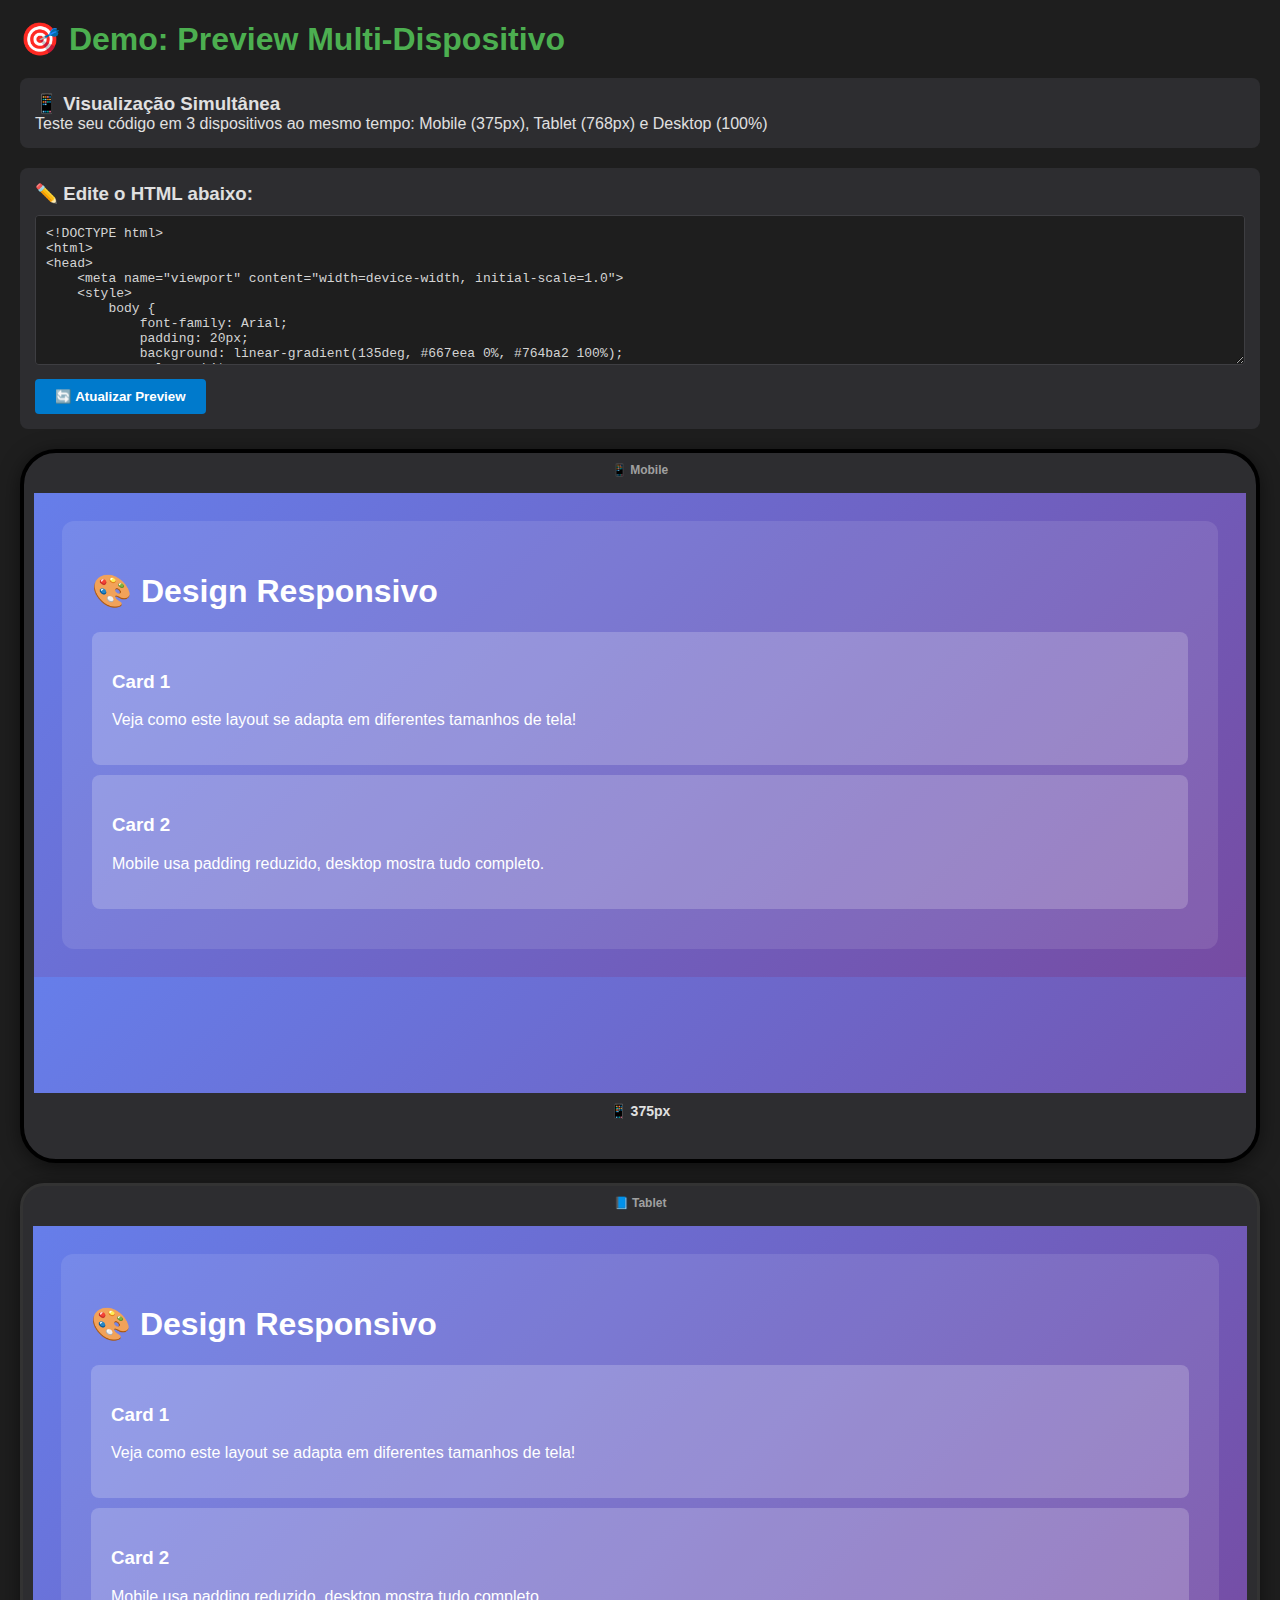
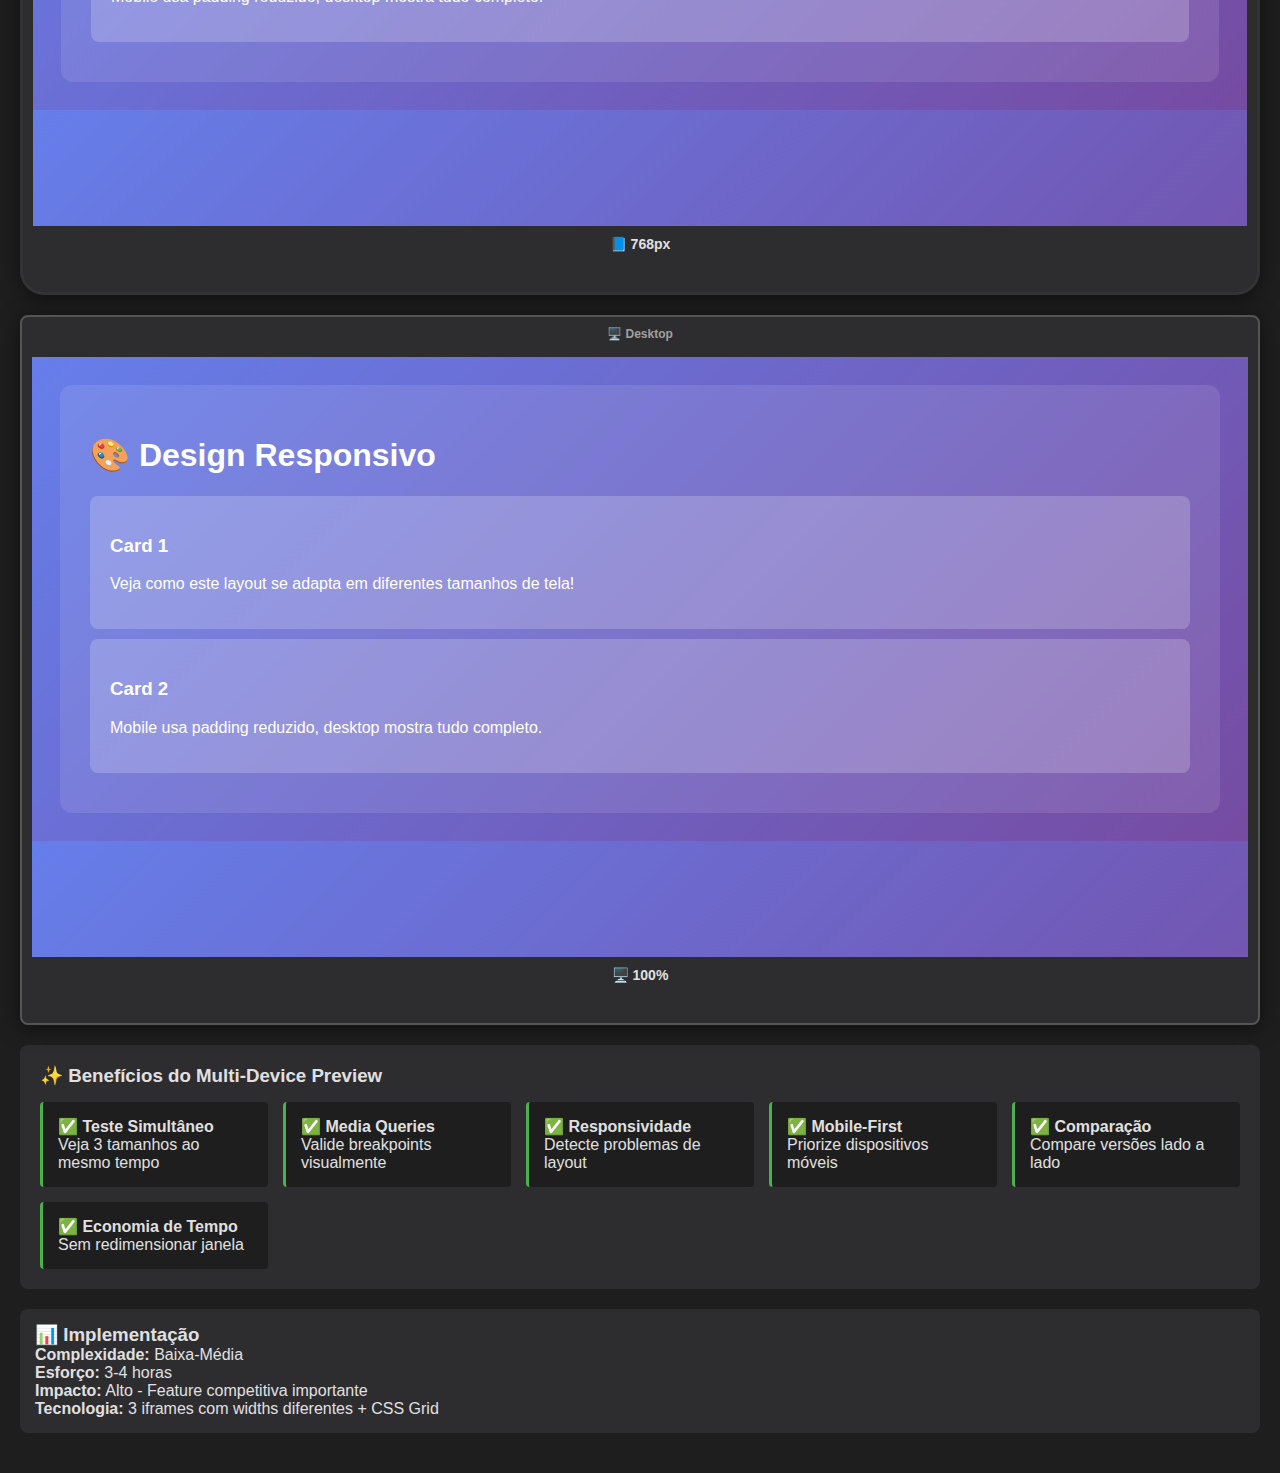
<file: demo-multi-preview.html>
<!DOCTYPE html>
<html lang="pt-BR">
<head>
    <meta charset="UTF-8">
    <meta name="viewport" content="width=device-width, initial-scale=1.0">
    <title>Demo: Multi-Device Preview</title>
    <style>
        * {
            margin: 0;
            padding: 0;
            box-sizing: border-box;
        }
        
        body {
            font-family: Arial, sans-serif;
            background: #1e1e1e;
            color: #e0e0e0;
            padding: 20px;
        }
        
        h1 {
            color: #4CAF50;
            margin-bottom: 20px;
        }
        
        .info {
            background: #2d2d30;
            padding: 15px;
            border-radius: 8px;
            margin-bottom: 20px;
        }
        
        .controls {
            background: #2d2d30;
            padding: 15px;
            border-radius: 8px;
            margin-bottom: 20px;
        }
        
        .controls textarea {
            width: 100%;
            height: 150px;
            background: #1e1e1e;
            color: #d4d4d4;
            border: 1px solid #3e3e42;
            border-radius: 4px;
            padding: 10px;
            font-family: 'Consolas', 'Monaco', monospace;
            font-size: 13px;
            margin: 10px 0;
        }
        
        .btn {
            background: #007acc;
            color: white;
            border: none;
            padding: 10px 20px;
            border-radius: 4px;
            cursor: pointer;
            font-weight: bold;
        }
        
        .btn:hover {
            background: #005fa3;
        }
        
        .preview-container {
            display: grid;
            grid-template-columns: 375px 768px 1fr;
            gap: 20px;
            margin-top: 20px;
        }
        
        .device-frame {
            background: #2d2d30;
            border-radius: 12px;
            padding: 40px 10px 40px 10px;
            box-shadow: 0 4px 20px rgba(0,0,0,0.5);
            position: relative;
        }
        
        .device-frame::before {
            content: attr(data-device);
            position: absolute;
            top: 10px;
            left: 50%;
            transform: translateX(-50%);
            font-size: 12px;
            font-weight: bold;
            color: #a0a0a0;
        }
        
        .device-frame.mobile {
            border: 4px solid #000;
            border-radius: 36px;
        }
        
        .device-frame.tablet {
            border: 3px solid #333;
            border-radius: 24px;
        }
        
        .device-frame.desktop {
            border: 2px solid #555;
            border-radius: 8px;
        }
        
        .device-frame iframe {
            width: 100%;
            height: 600px;
            border: none;
            background: white;
            display: block;
        }
        
        .device-label {
            text-align: center;
            margin-top: 10px;
            font-size: 14px;
            font-weight: bold;
        }
        
        .device-frame.mobile .device-label::before {
            content: "📱 ";
        }
        
        .device-frame.tablet .device-label::before {
            content: "📘 ";
        }
        
        .device-frame.desktop .device-label::before {
            content: "🖥️ ";
        }
        
        .features {
            background: #2d2d30;
            padding: 20px;
            border-radius: 8px;
            margin-top: 20px;
        }
        
        .feature-grid {
            display: grid;
            grid-template-columns: repeat(auto-fit, minmax(200px, 1fr));
            gap: 15px;
            margin-top: 15px;
        }
        
        .feature {
            background: #1e1e1e;
            padding: 15px;
            border-radius: 4px;
            border-left: 3px solid #4CAF50;
        }
        
        @media (max-width: 1400px) {
            .preview-container {
                grid-template-columns: 1fr;
            }
            
            .device-frame {
                width: 100%;
            }
            
            .device-frame.mobile,
            .device-frame.tablet {
                max-width: 100%;
            }
        }
    </style>
</head>
<body>
    <h1>🎯 Demo: Preview Multi-Dispositivo</h1>
    
    <div class="info">
        <h3>📱 Visualização Simultânea</h3>
        <p>Teste seu código em 3 dispositivos ao mesmo tempo: Mobile (375px), Tablet (768px) e Desktop (100%)</p>
    </div>
    
    <div class="controls">
        <h3>✏️ Edite o HTML abaixo:</h3>
        <textarea id="html-input"><!DOCTYPE html>
<html>
<head>
    <meta name="viewport" content="width=device-width, initial-scale=1.0">
    <style>
        body { 
            font-family: Arial; 
            padding: 20px;
            background: linear-gradient(135deg, #667eea 0%, #764ba2 100%);
            color: white;
        }
        .container {
            max-width: 1200px;
            margin: 0 auto;
            background: rgba(255,255,255,0.1);
            padding: 30px;
            border-radius: 12px;
        }
        h1 { color: #fff; }
        .card {
            background: rgba(255,255,255,0.2);
            padding: 20px;
            margin: 10px 0;
            border-radius: 8px;
        }
        @media (max-width: 768px) {
            .container { padding: 15px; }
            h1 { font-size: 24px; }
        }
    </style>
</head>
<body>
    <div class="container">
        <h1>🎨 Design Responsivo</h1>
        <div class="card">
            <h3>Card 1</h3>
            <p>Veja como este layout se adapta em diferentes tamanhos de tela!</p>
        </div>
        <div class="card">
            <h3>Card 2</h3>
            <p>Mobile usa padding reduzido, desktop mostra tudo completo.</p>
        </div>
    </div>
</body>
</html></textarea>
        <button class="btn" onclick="updatePreviews()">🔄 Atualizar Preview</button>
    </div>
    
    <div class="preview-container">
        <div class="device-frame mobile" data-device="📱 Mobile">
            <iframe id="mobile-frame"></iframe>
            <div class="device-label">375px</div>
        </div>
        
        <div class="device-frame tablet" data-device="📘 Tablet">
            <iframe id="tablet-frame"></iframe>
            <div class="device-label">768px</div>
        </div>
        
        <div class="device-frame desktop" data-device="🖥️ Desktop">
            <iframe id="desktop-frame"></iframe>
            <div class="device-label">100%</div>
        </div>
    </div>
    
    <div class="features">
        <h3>✨ Benefícios do Multi-Device Preview</h3>
        <div class="feature-grid">
            <div class="feature">
                <strong>✅ Teste Simultâneo</strong><br>
                Veja 3 tamanhos ao mesmo tempo
            </div>
            <div class="feature">
                <strong>✅ Media Queries</strong><br>
                Valide breakpoints visualmente
            </div>
            <div class="feature">
                <strong>✅ Responsividade</strong><br>
                Detecte problemas de layout
            </div>
            <div class="feature">
                <strong>✅ Mobile-First</strong><br>
                Priorize dispositivos móveis
            </div>
            <div class="feature">
                <strong>✅ Comparação</strong><br>
                Compare versões lado a lado
            </div>
            <div class="feature">
                <strong>✅ Economia de Tempo</strong><br>
                Sem redimensionar janela
            </div>
        </div>
    </div>
    
    <div class="info" style="margin-top: 20px;">
        <h3>📊 Implementação</h3>
        <p><strong>Complexidade:</strong> Baixa-Média</p>
        <p><strong>Esforço:</strong> 3-4 horas</p>
        <p><strong>Impacto:</strong> Alto - Feature competitiva importante</p>
        <p><strong>Tecnologia:</strong> 3 iframes com widths diferentes + CSS Grid</p>
    </div>
    
    <script>
        function updatePreviews() {
            const html = document.getElementById('html-input').value;
            const frames = ['mobile-frame', 'tablet-frame', 'desktop-frame'];
            
            frames.forEach(frameId => {
                const frame = document.getElementById(frameId);
                const doc = frame.contentDocument || frame.contentWindow.document;
                doc.open();
                doc.write(html);
                doc.close();
            });
        }
        
        // Atualizar automaticamente no carregamento
        window.addEventListener('load', () => {
            updatePreviews();
        });
    </script>
</body>
</html>
</file>
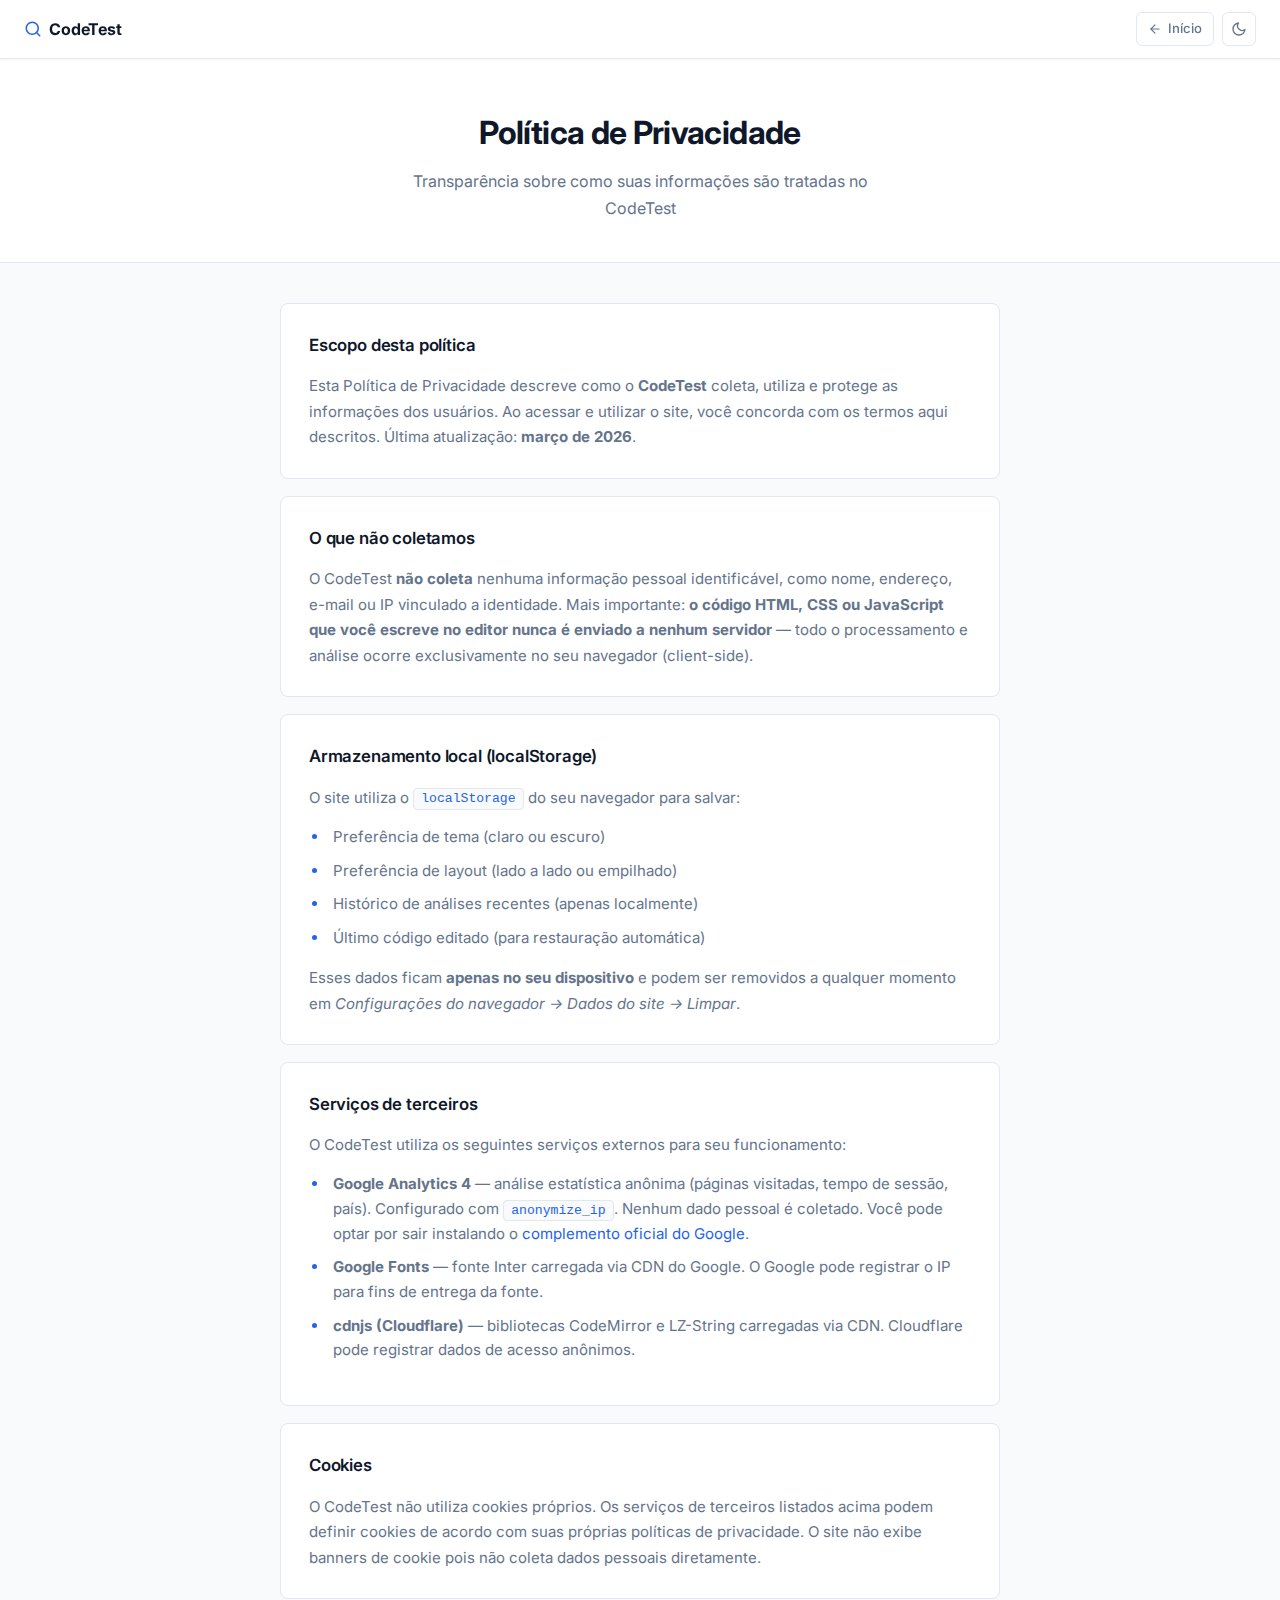
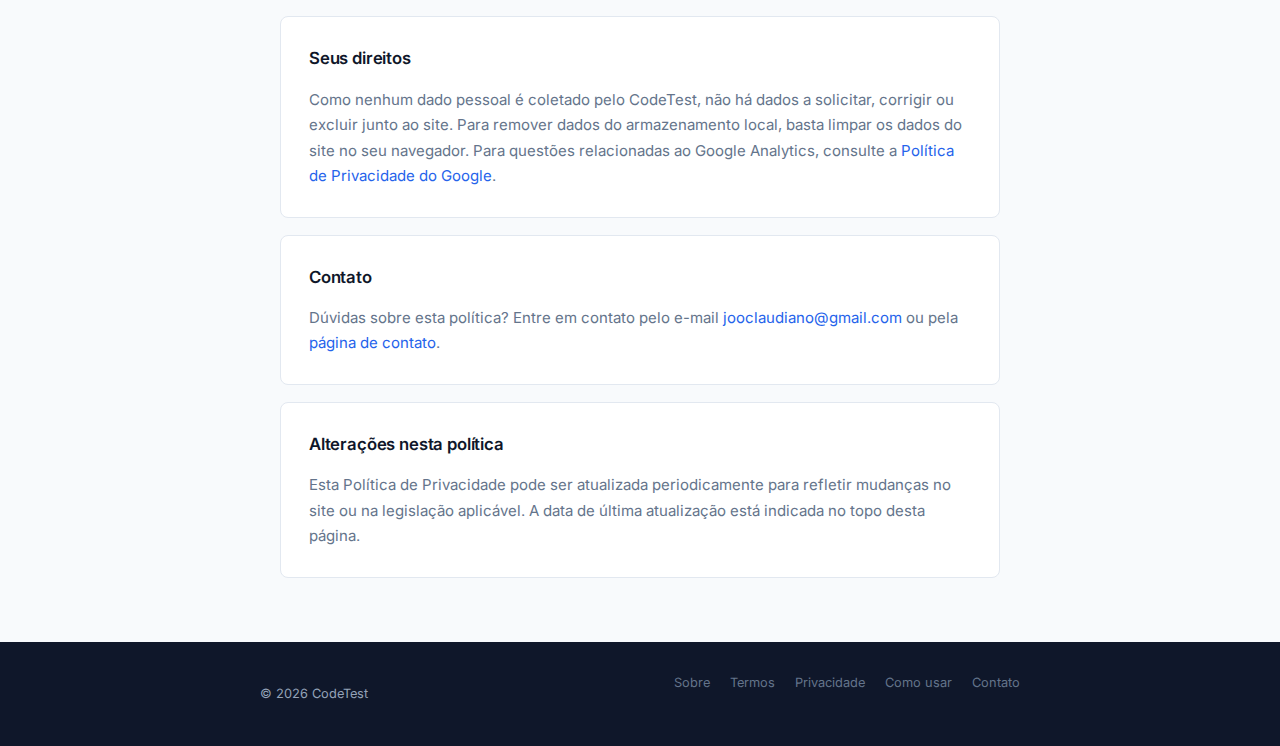
<file: privacidade.html>
<!DOCTYPE html>
<html lang="pt-BR">
<head>
    <!-- Dark mode FOUC fix -->
    <script>
        (function () {
            var s = localStorage.getItem('theme');
            var p = window.matchMedia && window.matchMedia('(prefers-color-scheme: dark)').matches;
            if (s === 'dark' || (!s && p)) document.documentElement.classList.add('dark');
        }());
    </script>

    <meta charset="UTF-8">
    <meta name="viewport" content="width=device-width, initial-scale=1.0">
    <meta name="color-scheme" content="light dark">

    <title>Política de Privacidade | CodeTest</title>
    <meta name="description" content="Política de Privacidade do CodeTest. Todo processamento é local — nenhum código enviado a servidores.">
    <meta name="robots" content="index, follow">

    <link rel="canonical" href="https://joaoclaudiano.github.io/html-teste/privacidade.html">
    <meta property="og:title" content="Política de Privacidade — CodeTest">
    <meta property="og:description" content="Como suas informações são tratadas no CodeTest.">
    <meta property="og:url" content="https://joaoclaudiano.github.io/html-teste/privacidade.html">
    <meta property="og:image" content="https://joaoclaudiano.github.io/html-teste/favicon.png">

    <link rel="icon" href="favicon.svg" type="image/svg+xml">
    <link rel="alternate icon" href="favicon.png">

    <!-- Google Analytics 4 -->
    <script async src="https://www.googletagmanager.com/gtag/js?id=G-RYCB08HG48"></script>
    <script>
        window.dataLayer = window.dataLayer || [];
        function gtag() { dataLayer.push(arguments); }
        gtag('js', new Date());
        gtag('config', 'G-RYCB08HG48', { transport_type: 'beacon' });
    </script>
    <meta name="google-site-verification" content="google8df277a1c3c466cf">

    <!-- Fonts -->
    <link rel="preconnect" href="https://fonts.googleapis.com">
    <link rel="preconnect" href="https://fonts.gstatic.com" crossorigin>
    <link href="https://fonts.googleapis.com/css2?family=Inter:wght@400;500;600;700&display=swap" rel="stylesheet">

    <!-- Shared CSS -->
    <link rel="stylesheet" href="css/pages.css">
</head>
<body>

<header class="site-header">
    <a href="/html-teste/" class="site-header-brand" aria-label="CodeTest — página inicial">
        <svg width="18" height="18" viewBox="0 0 24 24" fill="none" stroke="currentColor" stroke-width="2" stroke-linecap="round" stroke-linejoin="round" aria-hidden="true"><circle cx="11" cy="11" r="8"/><path d="m21 21-4.35-4.35"/></svg>
        CodeTest
    </a>
    <div class="site-header-right">
        <a href="/html-teste/" class="btn-back" aria-label="Voltar à página inicial">
            <svg width="14" height="14" viewBox="0 0 24 24" fill="none" stroke="currentColor" stroke-width="2" stroke-linecap="round" stroke-linejoin="round" aria-hidden="true"><path d="M19 12H5"/><polyline points="12 19 5 12 12 5"/></svg>
            Início
        </a>
        <button id="darkToggle" class="btn-icon" aria-label="Ativar modo escuro" title="Alternar tema"></button>
    </div>
</header>

<div class="page-hero">
    <h1>Política de Privacidade</h1>
    <p>Transparência sobre como suas informações são tratadas no CodeTest</p>
</div>

<div class="container">
    <div class="page-content" id="main">

        <section>
            <h2>Escopo desta política</h2>
            <p>Esta Política de Privacidade descreve como o <strong>CodeTest</strong> coleta, utiliza e protege as informações dos usuários. Ao acessar e utilizar o site, você concorda com os termos aqui descritos. Última atualização: <strong>março de 2026</strong>.</p>
        </section>

        <section>
            <h2>O que não coletamos</h2>
            <p>O CodeTest <strong>não coleta</strong> nenhuma informação pessoal identificável, como nome, endereço, e-mail ou IP vinculado a identidade. Mais importante: <strong>o código HTML, CSS ou JavaScript que você escreve no editor nunca é enviado a nenhum servidor</strong> — todo o processamento e análise ocorre exclusivamente no seu navegador (client-side).</p>
        </section>

        <section>
            <h2>Armazenamento local (localStorage)</h2>
            <p>O site utiliza o <code>localStorage</code> do seu navegador para salvar:</p>
            <ul>
                <li>Preferência de tema (claro ou escuro)</li>
                <li>Preferência de layout (lado a lado ou empilhado)</li>
                <li>Histórico de análises recentes (apenas localmente)</li>
                <li>Último código editado (para restauração automática)</li>
            </ul>
            <p>Esses dados ficam <strong>apenas no seu dispositivo</strong> e podem ser removidos a qualquer momento em <em>Configurações do navegador → Dados do site → Limpar</em>.</p>
        </section>

        <section>
            <h2>Serviços de terceiros</h2>
            <p>O CodeTest utiliza os seguintes serviços externos para seu funcionamento:</p>
            <ul>
                <li><strong>Google Analytics 4</strong> — análise estatística anônima (páginas visitadas, tempo de sessão, país). Configurado com <code>anonymize_ip</code>. Nenhum dado pessoal é coletado. Você pode optar por sair instalando o <a href="https://tools.google.com/dlpage/gaoptout" target="_blank" rel="noopener noreferrer">complemento oficial do Google</a>.</li>
                <li><strong>Google Fonts</strong> — fonte Inter carregada via CDN do Google. O Google pode registrar o IP para fins de entrega da fonte.</li>
                <li><strong>cdnjs (Cloudflare)</strong> — bibliotecas CodeMirror e LZ-String carregadas via CDN. Cloudflare pode registrar dados de acesso anônimos.</li>
            </ul>
        </section>

        <section>
            <h2>Cookies</h2>
            <p>O CodeTest não utiliza cookies próprios. Os serviços de terceiros listados acima podem definir cookies de acordo com suas próprias políticas de privacidade. O site não exibe banners de cookie pois não coleta dados pessoais diretamente.</p>
        </section>

        <section>
            <h2>Seus direitos</h2>
            <p>Como nenhum dado pessoal é coletado pelo CodeTest, não há dados a solicitar, corrigir ou excluir junto ao site. Para remover dados do armazenamento local, basta limpar os dados do site no seu navegador. Para questões relacionadas ao Google Analytics, consulte a <a href="https://policies.google.com/privacy" target="_blank" rel="noopener noreferrer">Política de Privacidade do Google</a>.</p>
        </section>

        <section>
            <h2>Contato</h2>
            <p>Dúvidas sobre esta política? Entre em contato pelo e-mail <a href="mailto:jooclaudiano@gmail.com">jooclaudiano@gmail.com</a> ou pela <a href="contato.html">página de contato</a>.</p>
        </section>

        <section>
            <h2>Alterações nesta política</h2>
            <p>Esta Política de Privacidade pode ser atualizada periodicamente para refletir mudanças no site ou na legislação aplicável. A data de última atualização está indicada no topo desta página.</p>
        </section>

    </div>
</div>

<footer class="page-footer">
    <div class="page-footer-inner">
        <span class="page-footer-copy">© 2026 CodeTest</span>
        <ul class="page-footer-links">
            <li><a href="sobre.html">Sobre</a></li>
            <li><a href="termos.html">Termos</a></li>
            <li><a href="privacidade.html">Privacidade</a></li>
            <li><a href="como-usar.html">Como usar</a></li>
            <li><a href="contato.html">Contato</a></li>
        </ul>
    </div>
</footer>

<button id="topBtn" aria-label="Voltar ao topo" title="Voltar ao topo">
    <svg width="16" height="16" viewBox="0 0 24 24" fill="none" stroke="currentColor" stroke-width="2" stroke-linecap="round" stroke-linejoin="round" aria-hidden="true"><line x1="12" y1="19" x2="12" y2="5"/><polyline points="5 12 12 5 19 12"/></svg>
</button>

<script src="js/common.js"></script>
</body>
</html>
</file>
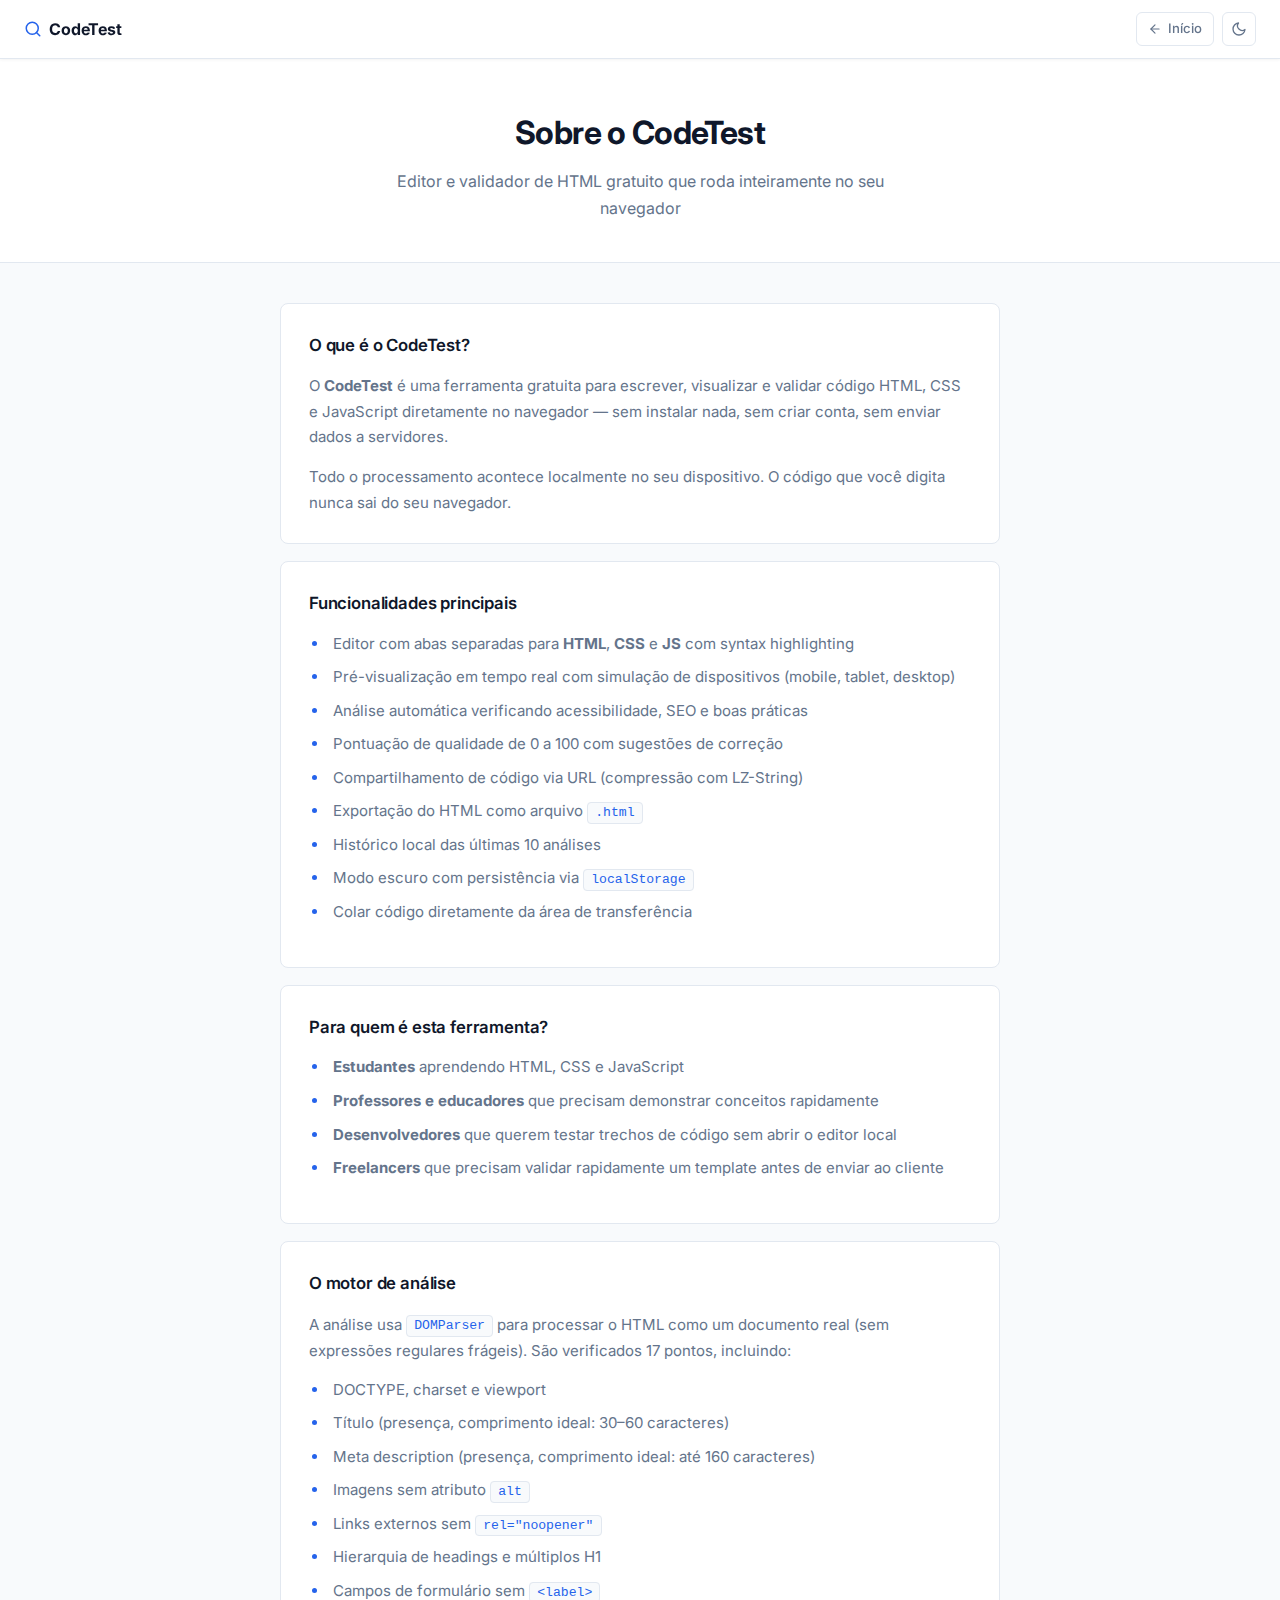
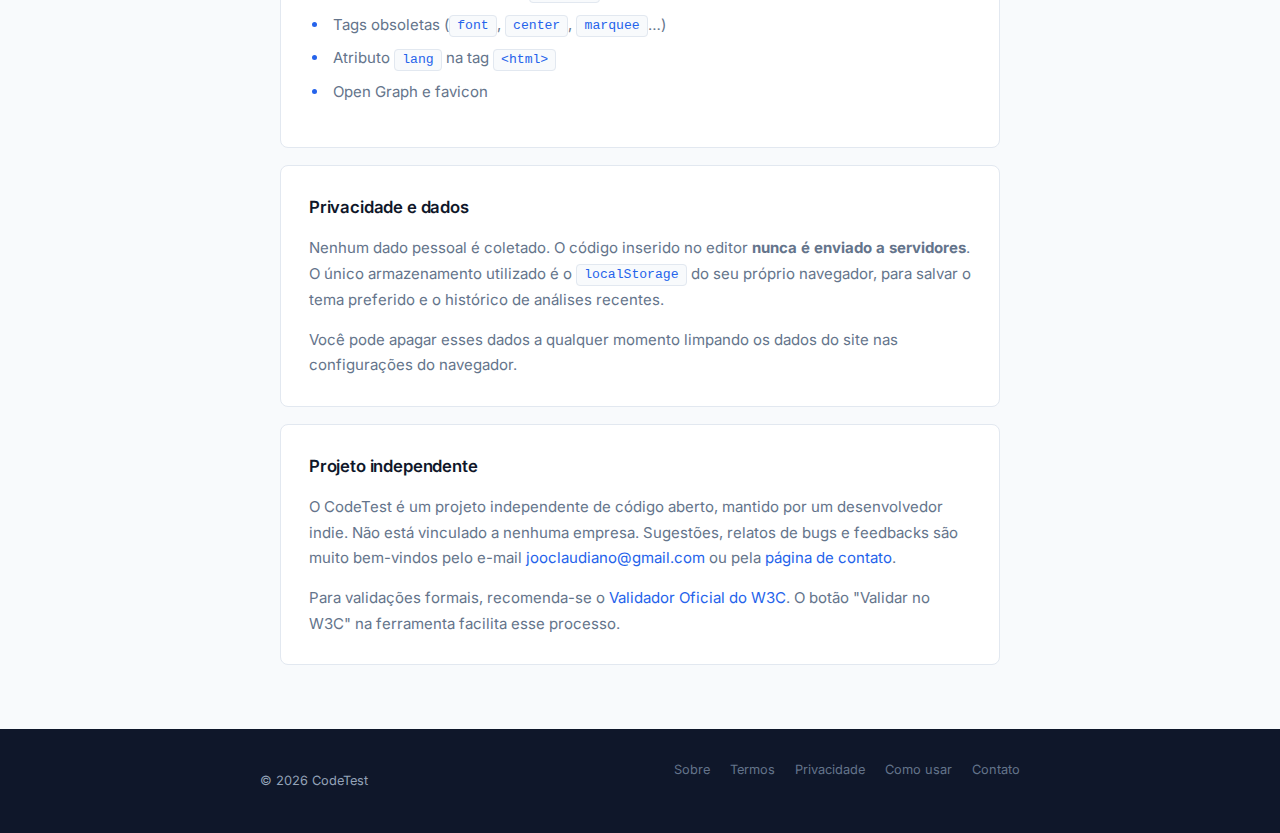
<file: sobre.html>
<!DOCTYPE html>
<html lang="pt-BR">
<head>
    <!-- Dark mode FOUC fix -->
    <script>
        (function () {
            var s = localStorage.getItem('theme');
            var p = window.matchMedia && window.matchMedia('(prefers-color-scheme: dark)').matches;
            if (s === 'dark' || (!s && p)) document.documentElement.classList.add('dark');
        }());
    </script>

    <meta charset="UTF-8">
    <meta name="viewport" content="width=device-width, initial-scale=1.0">
    <meta name="color-scheme" content="light dark">

    <title>Sobre o CodeTest | Editor e Validador de HTML Online</title>
    <meta name="description" content="Conheça o CodeTest, editor e validador de HTML online gratuito. Todo processamento acontece no navegador — nenhum dado enviado a servidores.">
    <meta name="robots" content="index, follow">

    <link rel="canonical" href="https://joaoclaudiano.github.io/html-teste/sobre.html">
    <meta property="og:title" content="Sobre — CodeTest">
    <meta property="og:description" content="Conheça o CodeTest, editor e validador de HTML gratuito que roda inteiramente no navegador.">
    <meta property="og:url" content="https://joaoclaudiano.github.io/html-teste/sobre.html">
    <meta property="og:image" content="https://joaoclaudiano.github.io/html-teste/favicon.png">

    <link rel="icon" href="favicon.svg" type="image/svg+xml">
    <link rel="alternate icon" href="favicon.png">

    <!-- Google Analytics 4 -->
    <script async src="https://www.googletagmanager.com/gtag/js?id=G-RYCB08HG48"></script>
    <script>
        window.dataLayer = window.dataLayer || [];
        function gtag() { dataLayer.push(arguments); }
        gtag('js', new Date());
        gtag('config', 'G-RYCB08HG48', { transport_type: 'beacon' });
    </script>
    <meta name="google-site-verification" content="google8df277a1c3c466cf">

    <!-- Fonts -->
    <link rel="preconnect" href="https://fonts.googleapis.com">
    <link rel="preconnect" href="https://fonts.gstatic.com" crossorigin>
    <link href="https://fonts.googleapis.com/css2?family=Inter:wght@400;500;600;700&display=swap" rel="stylesheet">

    <!-- Shared CSS -->
    <link rel="stylesheet" href="css/pages.css">
</head>
<body>

<header class="site-header">
    <a href="/html-teste/" class="site-header-brand" aria-label="CodeTest — página inicial">
        <svg width="18" height="18" viewBox="0 0 24 24" fill="none" stroke="currentColor" stroke-width="2" stroke-linecap="round" stroke-linejoin="round" aria-hidden="true"><circle cx="11" cy="11" r="8"/><path d="m21 21-4.35-4.35"/></svg>
        CodeTest
    </a>
    <div class="site-header-right">
        <a href="/html-teste/" class="btn-back" aria-label="Voltar à página inicial">
            <svg width="14" height="14" viewBox="0 0 24 24" fill="none" stroke="currentColor" stroke-width="2" stroke-linecap="round" stroke-linejoin="round" aria-hidden="true"><path d="M19 12H5"/><polyline points="12 19 5 12 12 5"/></svg>
            Início
        </a>
        <button id="darkToggle" class="btn-icon" aria-label="Ativar modo escuro" title="Alternar tema"></button>
    </div>
</header>

<div class="page-hero">
    <h1>Sobre o CodeTest</h1>
    <p>Editor e validador de HTML gratuito que roda inteiramente no seu navegador</p>
</div>

<div class="container">
    <div class="page-content" id="main">

        <section>
            <h2>O que é o CodeTest?</h2>
            <p>
                O <strong>CodeTest</strong> é uma ferramenta gratuita para escrever, visualizar e validar código HTML, CSS e JavaScript diretamente no navegador — sem instalar nada, sem criar conta, sem enviar dados a servidores.
            </p>
            <p>
                Todo o processamento acontece localmente no seu dispositivo. O código que você digita nunca sai do seu navegador.
            </p>
        </section>

        <section>
            <h2>Funcionalidades principais</h2>
            <ul>
                <li>Editor com abas separadas para <strong>HTML</strong>, <strong>CSS</strong> e <strong>JS</strong> com syntax highlighting</li>
                <li>Pré-visualização em tempo real com simulação de dispositivos (mobile, tablet, desktop)</li>
                <li>Análise automática verificando acessibilidade, SEO e boas práticas</li>
                <li>Pontuação de qualidade de 0 a 100 com sugestões de correção</li>
                <li>Compartilhamento de código via URL (compressão com LZ-String)</li>
                <li>Exportação do HTML como arquivo <code>.html</code></li>
                <li>Histórico local das últimas 10 análises</li>
                <li>Modo escuro com persistência via <code>localStorage</code></li>
                <li>Colar código diretamente da área de transferência</li>
            </ul>
        </section>

        <section>
            <h2>Para quem é esta ferramenta?</h2>
            <ul>
                <li><strong>Estudantes</strong> aprendendo HTML, CSS e JavaScript</li>
                <li><strong>Professores e educadores</strong> que precisam demonstrar conceitos rapidamente</li>
                <li><strong>Desenvolvedores</strong> que querem testar trechos de código sem abrir o editor local</li>
                <li><strong>Freelancers</strong> que precisam validar rapidamente um template antes de enviar ao cliente</li>
            </ul>
        </section>

        <section>
            <h2>O motor de análise</h2>
            <p>A análise usa <code>DOMParser</code> para processar o HTML como um documento real (sem expressões regulares frágeis). São verificados 17 pontos, incluindo:</p>
            <ul>
                <li>DOCTYPE, charset e viewport</li>
                <li>Título (presença, comprimento ideal: 30–60 caracteres)</li>
                <li>Meta description (presença, comprimento ideal: até 160 caracteres)</li>
                <li>Imagens sem atributo <code>alt</code></li>
                <li>Links externos sem <code>rel="noopener"</code></li>
                <li>Hierarquia de headings e múltiplos H1</li>
                <li>Campos de formulário sem <code>&lt;label&gt;</code></li>
                <li>Tags obsoletas (<code>font</code>, <code>center</code>, <code>marquee</code>…)</li>
                <li>Atributo <code>lang</code> na tag <code>&lt;html&gt;</code></li>
                <li>Open Graph e favicon</li>
            </ul>
        </section>

        <section>
            <h2>Privacidade e dados</h2>
            <p>
                Nenhum dado pessoal é coletado. O código inserido no editor <strong>nunca é enviado a servidores</strong>. O único armazenamento utilizado é o <code>localStorage</code> do seu próprio navegador, para salvar o tema preferido e o histórico de análises recentes.
            </p>
            <p>
                Você pode apagar esses dados a qualquer momento limpando os dados do site nas configurações do navegador.
            </p>
        </section>

        <section>
            <h2>Projeto independente</h2>
            <p>
                O CodeTest é um projeto independente de código aberto, mantido por um desenvolvedor indie. Não está vinculado a nenhuma empresa. Sugestões, relatos de bugs e feedbacks são muito bem-vindos pelo e-mail <a href="mailto:jooclaudiano@gmail.com">jooclaudiano@gmail.com</a> ou pela <a href="contato.html">página de contato</a>.
            </p>
            <p>
                Para validações formais, recomenda-se o <a href="https://validator.w3.org/" target="_blank" rel="noopener noreferrer">Validador Oficial do W3C</a>. O botão "Validar no W3C" na ferramenta facilita esse processo.
            </p>
        </section>

    </div>
</div>

<footer class="page-footer">
    <div class="page-footer-inner">
        <span class="page-footer-copy">© 2026 CodeTest</span>
        <ul class="page-footer-links">
            <li><a href="sobre.html">Sobre</a></li>
            <li><a href="termos.html">Termos</a></li>
            <li><a href="privacidade.html">Privacidade</a></li>
            <li><a href="como-usar.html">Como usar</a></li>
            <li><a href="contato.html">Contato</a></li>
        </ul>
    </div>
</footer>

<button id="topBtn" aria-label="Voltar ao topo" title="Voltar ao topo">
    <svg width="16" height="16" viewBox="0 0 24 24" fill="none" stroke="currentColor" stroke-width="2" stroke-linecap="round" stroke-linejoin="round" aria-hidden="true"><line x1="12" y1="19" x2="12" y2="5"/><polyline points="5 12 12 5 19 12"/></svg>
</button>

<script src="js/common.js"></script>
</body>
</html>
</file>
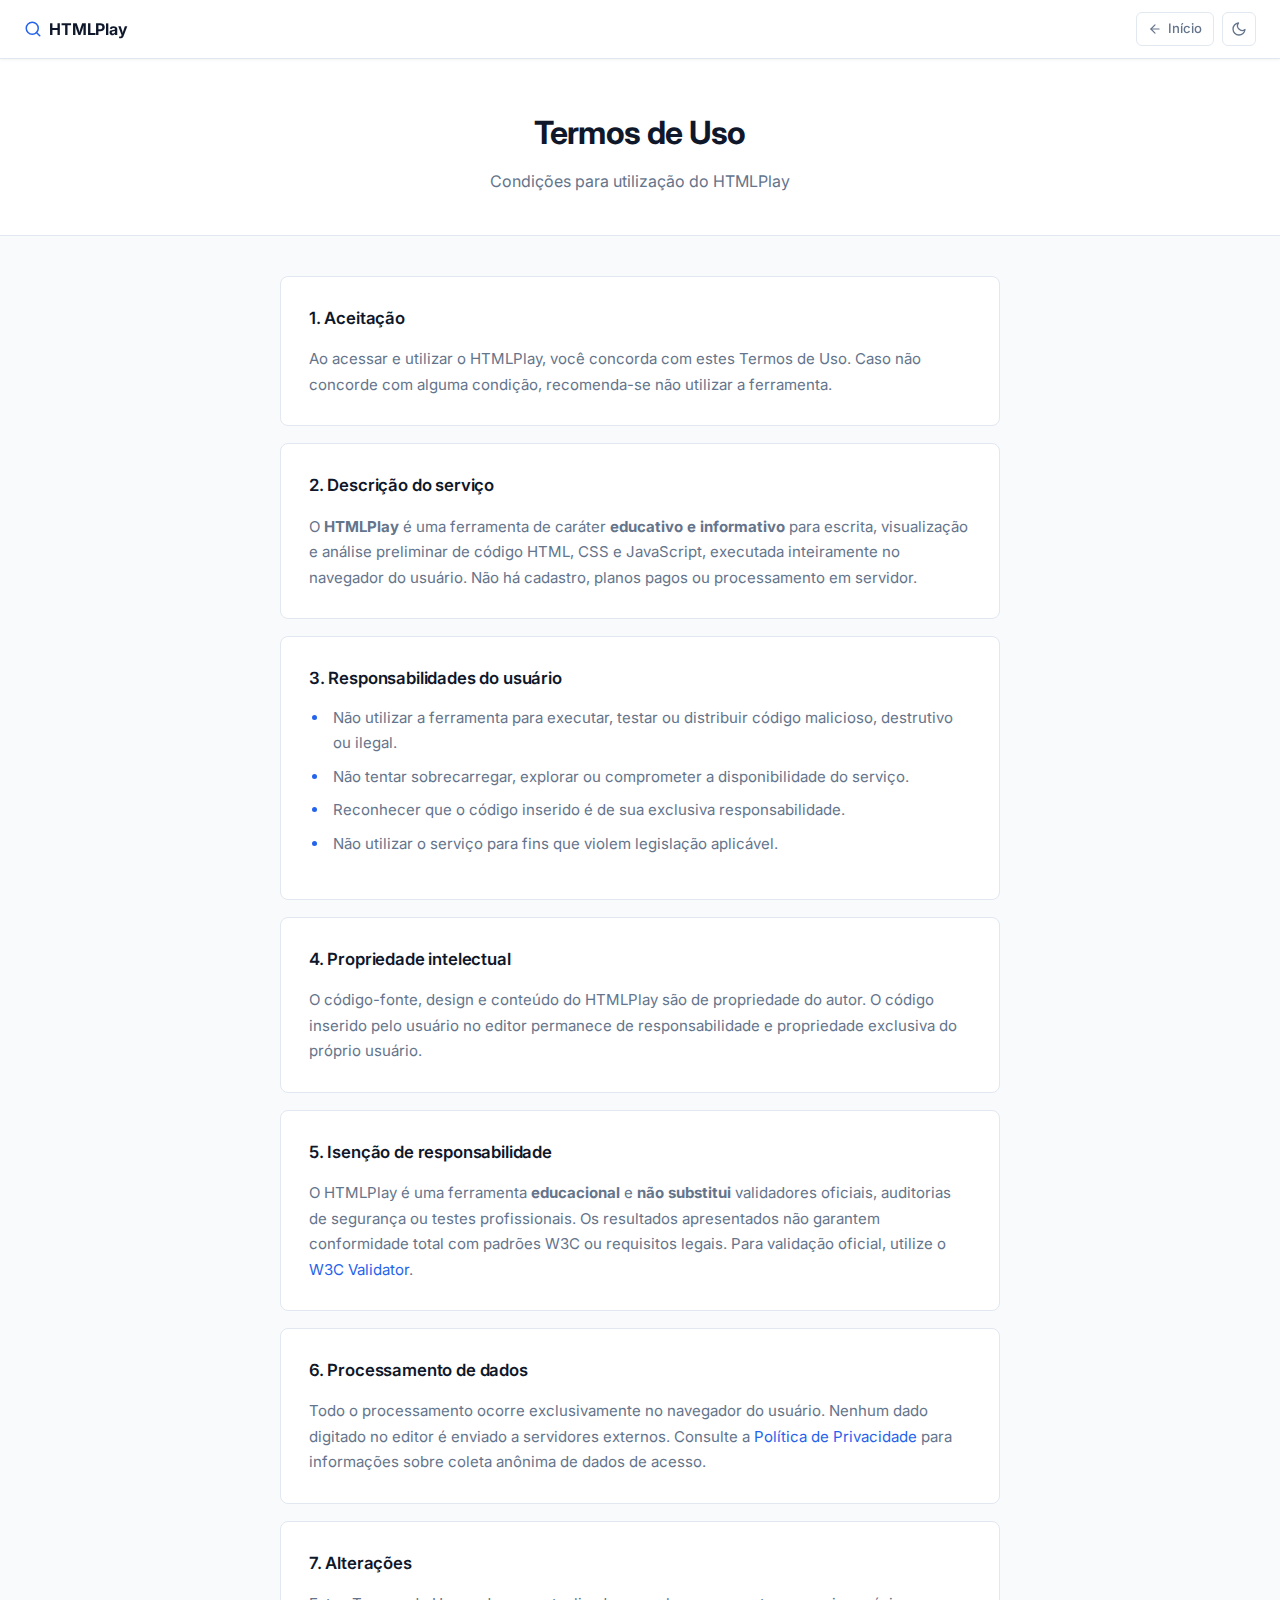
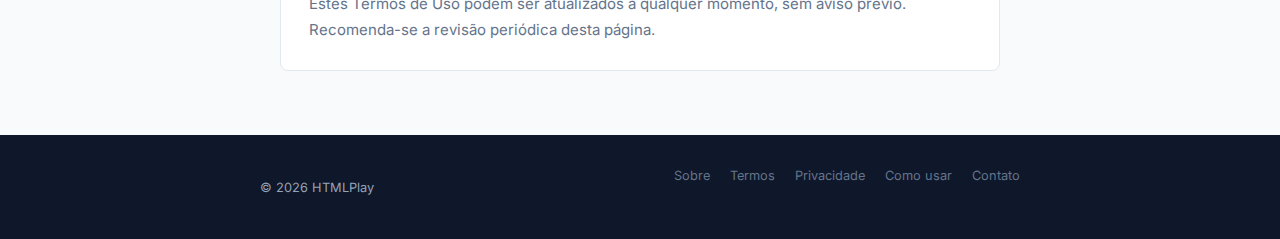
<file: termos.html>
<!DOCTYPE html>
<html lang="pt-BR">
<head>
    <!-- Dark mode FOUC fix -->
    <script>
        (function () {
            var s = localStorage.getItem('theme');
            var p = window.matchMedia && window.matchMedia('(prefers-color-scheme: dark)').matches;
            if (s === 'dark' || (!s && p)) document.documentElement.classList.add('dark');
        }());
    </script>

    <meta charset="UTF-8">
    <meta name="viewport" content="width=device-width, initial-scale=1.0">
    <meta name="color-scheme" content="light dark">

    <title>Termos de Uso | HTMLPlay</title>
    <meta name="description" content="Termos de uso do HTMLPlay. Saiba como a ferramenta funciona, suas limitações e responsabilidades do usuário.">
    <meta name="robots" content="index, follow">

    <link rel="canonical" href="https://joaoclaudiano.github.io/html-teste/termos.html">
    <meta property="og:title" content="Termos de Uso — HTMLPlay">
    <meta property="og:description" content="Condições para utilização do HTMLPlay.">
    <meta property="og:url" content="https://joaoclaudiano.github.io/html-teste/termos.html">
    <meta property="og:image" content="https://joaoclaudiano.github.io/html-teste/favicon.png">

    <link rel="icon" href="favicon.svg" type="image/svg+xml">
    <link rel="alternate icon" href="favicon.png">

    <!-- Google Analytics 4 -->
    <script async src="https://www.googletagmanager.com/gtag/js?id=G-RYCB08HG48"></script>
    <script>
        window.dataLayer = window.dataLayer || [];
        function gtag() { dataLayer.push(arguments); }
        gtag('js', new Date());
        gtag('config', 'G-RYCB08HG48', { transport_type: 'beacon' });
    </script>
    <meta name="google-site-verification" content="google8df277a1c3c466cf">

    <!-- Fonts -->
    <link rel="preconnect" href="https://fonts.googleapis.com">
    <link rel="preconnect" href="https://fonts.gstatic.com" crossorigin>
    <link href="https://fonts.googleapis.com/css2?family=Inter:wght@400;500;600;700&display=swap" rel="stylesheet">

    <!-- Shared CSS -->
    <link rel="stylesheet" href="css/pages.css">
</head>
<body>

<header class="site-header">
    <a href="/html-teste/" class="site-header-brand" aria-label="HTMLPlay — página inicial">
        <svg width="18" height="18" viewBox="0 0 24 24" fill="none" stroke="currentColor" stroke-width="2" stroke-linecap="round" stroke-linejoin="round" aria-hidden="true"><circle cx="11" cy="11" r="8"/><path d="m21 21-4.35-4.35"/></svg>
        HTMLPlay
    </a>
    <div class="site-header-right">
        <a href="/html-teste/" class="btn-back" aria-label="Voltar à página inicial">
            <svg width="14" height="14" viewBox="0 0 24 24" fill="none" stroke="currentColor" stroke-width="2" stroke-linecap="round" stroke-linejoin="round" aria-hidden="true"><path d="M19 12H5"/><polyline points="12 19 5 12 12 5"/></svg>
            Início
        </a>
        <button id="darkToggle" class="btn-icon" aria-label="Ativar modo escuro" title="Alternar tema"></button>
    </div>
</header>

<div class="page-hero">
    <h1>Termos de Uso</h1>
    <p>Condições para utilização do HTMLPlay</p>
</div>

<div class="container">
    <div class="page-content" id="main">

        <section>
            <h2>1. Aceitação</h2>
            <p>Ao acessar e utilizar o HTMLPlay, você concorda com estes Termos de Uso. Caso não concorde com alguma condição, recomenda-se não utilizar a ferramenta.</p>
        </section>

        <section>
            <h2>2. Descrição do serviço</h2>
            <p>O <strong>HTMLPlay</strong> é uma ferramenta de caráter <strong>educativo e informativo</strong> para escrita, visualização e análise preliminar de código HTML, CSS e JavaScript, executada inteiramente no navegador do usuário. Não há cadastro, planos pagos ou processamento em servidor.</p>
        </section>

        <section>
            <h2>3. Responsabilidades do usuário</h2>
            <ul>
                <li>Não utilizar a ferramenta para executar, testar ou distribuir código malicioso, destrutivo ou ilegal.</li>
                <li>Não tentar sobrecarregar, explorar ou comprometer a disponibilidade do serviço.</li>
                <li>Reconhecer que o código inserido é de sua exclusiva responsabilidade.</li>
                <li>Não utilizar o serviço para fins que violem legislação aplicável.</li>
            </ul>
        </section>

        <section>
            <h2>4. Propriedade intelectual</h2>
            <p>O código-fonte, design e conteúdo do HTMLPlay são de propriedade do autor. O código inserido pelo usuário no editor permanece de responsabilidade e propriedade exclusiva do próprio usuário.</p>
        </section>

        <section>
            <h2>5. Isenção de responsabilidade</h2>
            <p>O HTMLPlay é uma ferramenta <strong>educacional</strong> e <strong>não substitui</strong> validadores oficiais, auditorias de segurança ou testes profissionais. Os resultados apresentados não garantem conformidade total com padrões W3C ou requisitos legais. Para validação oficial, utilize o <a href="https://validator.w3.org/" target="_blank" rel="noopener noreferrer">W3C Validator</a>.</p>
        </section>

        <section>
            <h2>6. Processamento de dados</h2>
            <p>Todo o processamento ocorre exclusivamente no navegador do usuário. Nenhum dado digitado no editor é enviado a servidores externos. Consulte a <a href="privacidade.html">Política de Privacidade</a> para informações sobre coleta anônima de dados de acesso.</p>
        </section>

        <section>
            <h2>7. Alterações</h2>
            <p>Estes Termos de Uso podem ser atualizados a qualquer momento, sem aviso prévio. Recomenda-se a revisão periódica desta página.</p>
        </section>

    </div>
</div>

<footer class="page-footer">
    <div class="page-footer-inner">
        <span class="page-footer-copy">© 2026 HTMLPlay</span>
        <ul class="page-footer-links">
            <li><a href="sobre.html">Sobre</a></li>
            <li><a href="termos.html">Termos</a></li>
            <li><a href="privacidade.html">Privacidade</a></li>
            <li><a href="como-usar.html">Como usar</a></li>
            <li><a href="contato.html">Contato</a></li>
        </ul>
    </div>
</footer>

<button id="topBtn" aria-label="Voltar ao topo" title="Voltar ao topo">
    <svg width="16" height="16" viewBox="0 0 24 24" fill="none" stroke="currentColor" stroke-width="2" stroke-linecap="round" stroke-linejoin="round" aria-hidden="true"><line x1="12" y1="19" x2="12" y2="5"/><polyline points="5 12 12 5 19 12"/></svg>
</button>

<script src="js/common.js"></script>
</body>
</html>
</file>
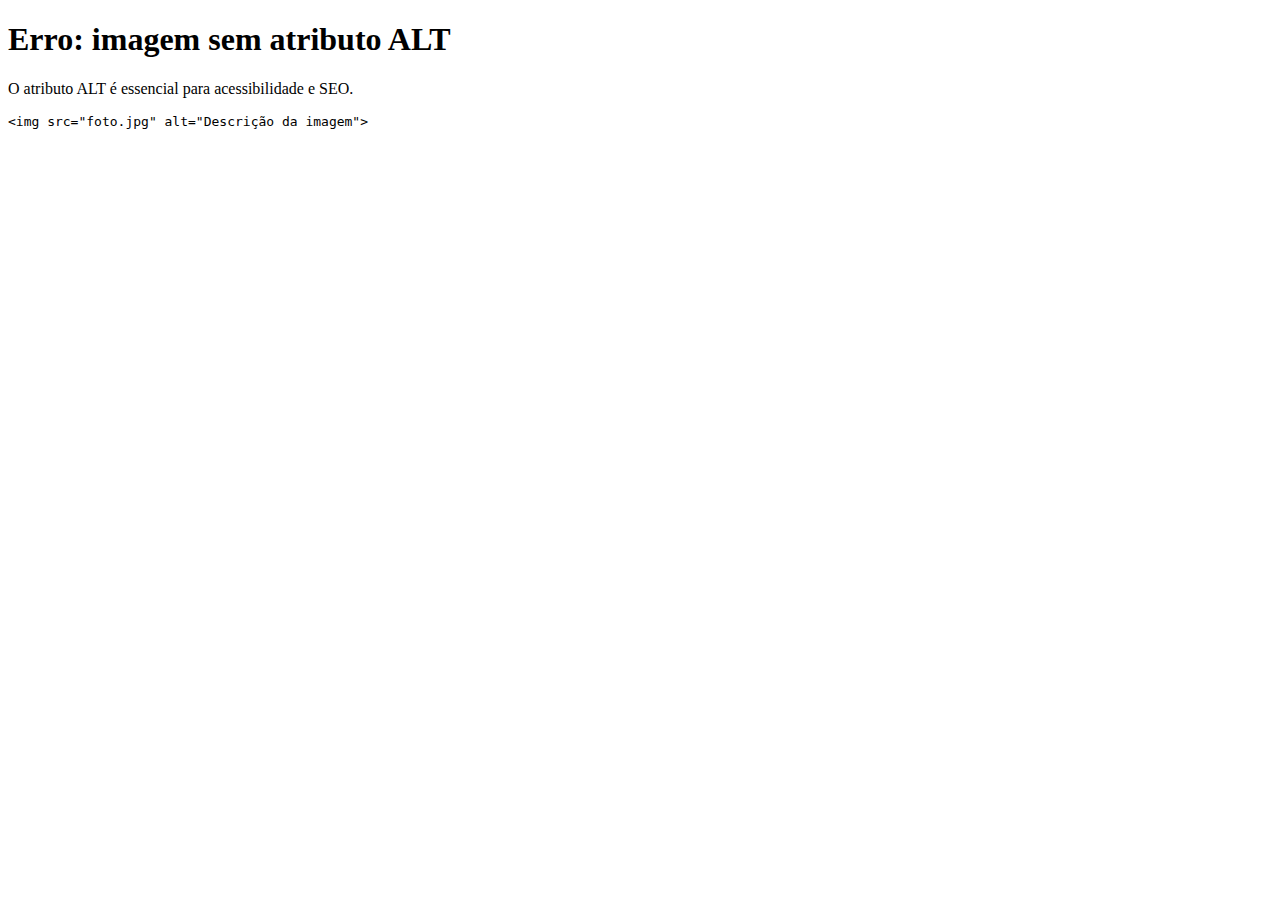
<file: erros/erro-img-sem-alt.html>
<!DOCTYPE html>
<html lang="pt-BR">
<head>
  <meta charset="UTF-8">
  <title>Imagem sem ALT no HTML — Como corrigir</title>
  <meta name="description" content="Entenda o erro de imagem sem atributo ALT no HTML e saiba como corrigir para melhorar acessibilidade e SEO.">
</head>
  
<body>
<h1>Erro: imagem sem atributo ALT</h1>
<p>O atributo ALT é essencial para acessibilidade e SEO.</p>
<pre>&lt;img src="foto.jpg" alt="Descrição da imagem"&gt;</pre>
</body>
</html>
</file>
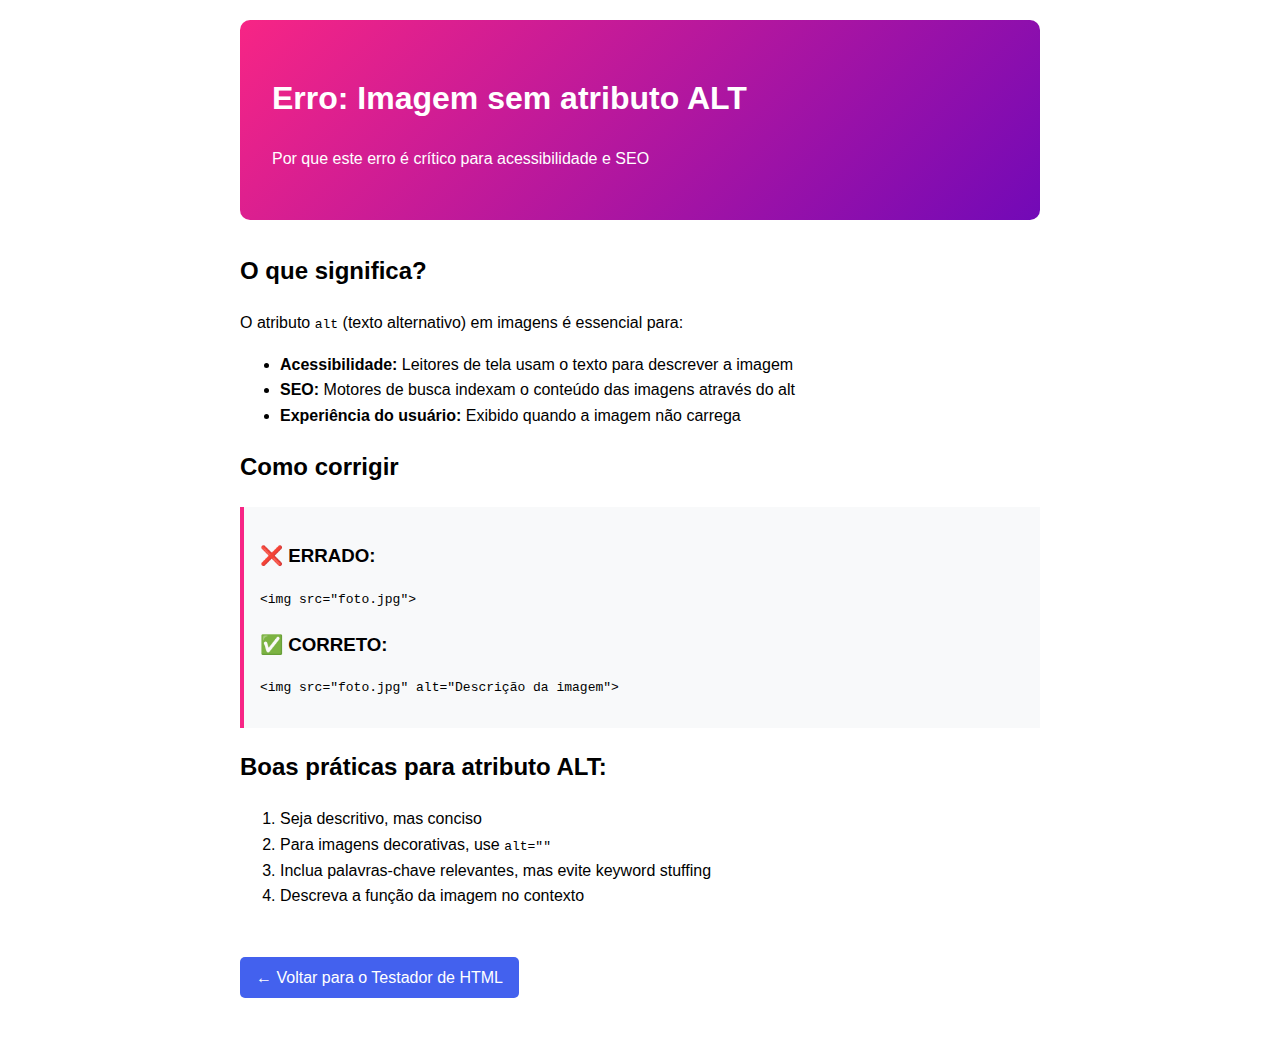
<file: erros/img-sem-alt.html>
<!DOCTYPE html>
<html lang="pt-BR">
<head>
  <meta charset="UTF-8">
  <title>Erro HTML: Imagem sem atributo ALT - Como Corrigir e Importância | Testador HTML</title>
  <meta name="description" content="Aprenda sobre o erro de imagem sem atributo ALT no HTML, por que é importante para acessibilidade e SEO, e como corrigir corretamente. Guia completo com exemplos.">
  <meta name="keywords" content="imagem sem alt, html alt attribute, acessibilidade web, seo imagens, erro html, atributo alt, wcag, html validation">
  <meta name="viewport" content="width=device-width, initial-scale=1.0">
  <link rel="canonical" href="https://joaoclaudiano.github.io/codetest/erros/img-sem-alt.html">
  
  <!-- Open Graph -->
  <meta property="og:title" content="Erro HTML: Imagem sem atributo ALT - Correção e Importância">
  <meta property="og:description" content="Descubra como corrigir o erro de imagem sem atributo ALT no HTML e melhore a acessibilidade e SEO do seu site.">
  
  <!-- JSON-LD Schema -->
  <script type="application/ld+json">
  {
    "@context": "https://schema.org",
    "@type": "Article",
    "headline": "Erro HTML: Imagem sem atributo ALT - Como Corrigir",
    "description": "Guia completo sobre o erro de imagem sem atributo ALT em HTML e sua importância para acessibilidade e SEO.",
    "image": "https://joaoclaudiano.github.io/codetest/assets/alt-error.png",
    "author": {
      "@type": "Person",
      "name": "Testador de HTML Online"
    },
    "publisher": {
      "@type": "Organization",
      "name": "Testador de HTML Online",
      "logo": {
        "@type": "ImageObject",
        "url": "https://joaoclaudiano.github.io/codetest/logo.png"
      }
    },
    "datePublished": "2026-01-14",
    "dateModified": "2026-01-14",
    "mainEntityOfPage": {
      "@type": "WebPage",
      "@id": "https://joaoclaudiano.github.io/codetest/erros/img-sem-alt.html"
    }
  }
  </script>
  
  <style>
    body {
      font-family: Arial, sans-serif;
      max-width: 800px;
      margin: 0 auto;
      padding: 20px;
      line-height: 1.6;
    }
    .error-header {
      background: linear-gradient(135deg, #f72585, #7209b7);
      color: white;
      padding: 2rem;
      border-radius: 10px;
      margin-bottom: 2rem;
    }
    .error-example {
      background: #f8f9fa;
      padding: 1rem;
      border-left: 4px solid #f72585;
      margin: 1rem 0;
    }
    .back-link {
      display: inline-block;
      margin: 2rem 0;
      padding: 0.5rem 1rem;
      background: #4361ee;
      color: white;
      text-decoration: none;
      border-radius: 5px;
    }
  </style>
</head>
<body>
  
  <div class="error-header">
    <h1>Erro: Imagem sem atributo ALT</h1>
    <p>Por que este erro é crítico para acessibilidade e SEO</p>
  </div>
  
  <article>
    <h2>O que significa?</h2>
    <p>O atributo <code>alt</code> (texto alternativo) em imagens é essencial para:</p>
    <ul>
      <li><strong>Acessibilidade:</strong> Leitores de tela usam o texto para descrever a imagem</li>
      <li><strong>SEO:</strong> Motores de busca indexam o conteúdo das imagens através do alt</li>
      <li><strong>Experiência do usuário:</strong> Exibido quando a imagem não carrega</li>
    </ul>
    
    <h2>Como corrigir</h2>
    <div class="error-example">
      <h3>❌ ERRADO:</h3>
      <pre>&lt;img src="foto.jpg"&gt;</pre>
      
      <h3>✅ CORRETO:</h3>
      <pre>&lt;img src="foto.jpg" alt="Descrição da imagem"&gt;</pre>
    </div>
    
    <h2>Boas práticas para atributo ALT:</h2>
    <ol>
      <li>Seja descritivo, mas conciso</li>
      <li>Para imagens decorativas, use <code>alt=""</code></li>
      <li>Inclua palavras-chave relevantes, mas evite keyword stuffing</li>
      <li>Descreva a função da imagem no contexto</li>
    </ol>
  </article>
  
  <a class="back-link" href="../index.html">← Voltar para o Testador de HTML</a>
  
</body>
</html>
</file>
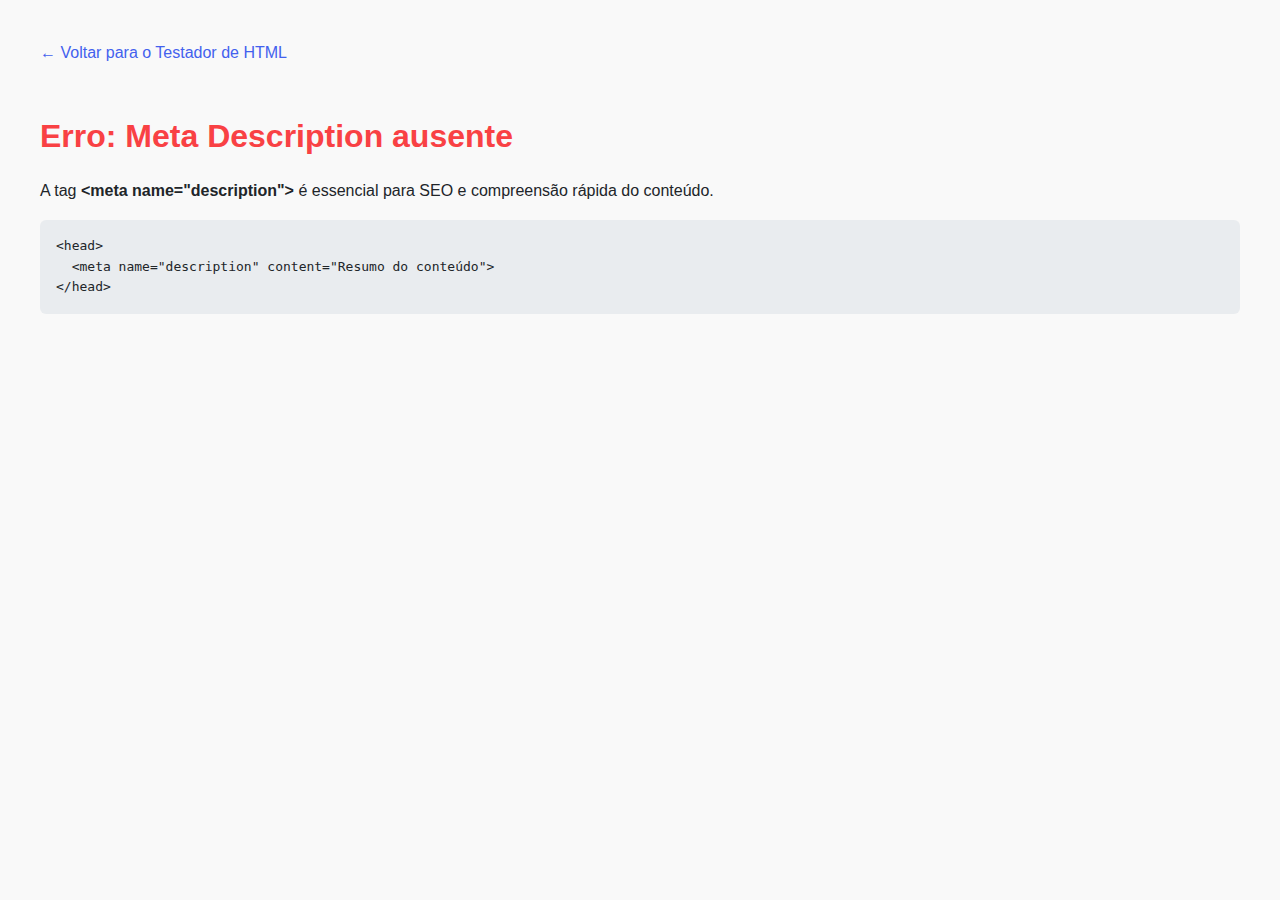
<file: erros/meta-description.html>
<!DOCTYPE html>
<html lang="pt-BR">
<head>
  <meta charset="UTF-8">
  <title>Erro: Meta Description ausente — HTML</title>
  <meta name="description" content="Saiba como corrigir o erro de ausência de meta description no HTML para SEO e boas práticas.">
  <meta name="viewport" content="width=device-width, initial-scale=1.0">

  <script type="application/ld+json">
  {
    "@context": "https://schema.org",
    "@type": "FAQPage",
    "mainEntity": [
      {
        "@type": "Question",
        "name": "O que significa meta description ausente?",
        "acceptedAnswer": {
          "@type": "Answer",
          "text": "A ausência da meta description impede que motores de busca mostrem um resumo informativo da página nos resultados, afetando SEO."
        }
      },
      {
        "@type": "Question",
        "name": "Por que a meta description é importante?",
        "acceptedAnswer": {
          "@type": "Answer",
          "text": "Ela ajuda usuários e motores de busca a entender rapidamente o conteúdo da página, aumentando a taxa de cliques (CTR)."
        }
      },
      {
        "@type": "Question",
        "name": "Como corrigir a ausência da meta description?",
        "acceptedAnswer": {
          "@type": "Answer",
          "text": "Inclua a tag <meta name=\"description\" content=\"Resumo do conteúdo\"> dentro do <head> da página."
        }
      }
    ]
  }
  </script>

  <style>
    body {
      font-family: Arial, sans-serif;
      padding: 2rem;
      line-height: 1.6;
      background: #f9f9f9;
      color: #212529;
    }
    h1 { color: #f94144; margin-bottom: 1rem; }
    pre { background: #e9ecef; padding: 1rem; border-radius: 6px; overflow-x: auto; }
    a { color: #4361ee; text-decoration: none; transition: 0.3s; }
    a:hover { text-decoration: underline; }
    .breadcrumb { margin-bottom: 1.5rem; display: inline-block; }
  </style>
</head>

<body>

  <nav class="breadcrumb">
    <a href="../index.html">← Voltar para o Testador de HTML</a>
  </nav>

  <h1>Erro: Meta Description ausente</h1>
  <p>A tag <strong>&lt;meta name="description"&gt;</strong> é essencial para SEO e compreensão rápida do conteúdo.</p>

  <pre>&lt;head&gt;
  &lt;meta name="description" content="Resumo do conteúdo"&gt;
&lt;/head&gt;</pre>

</body>
</html>
</file>
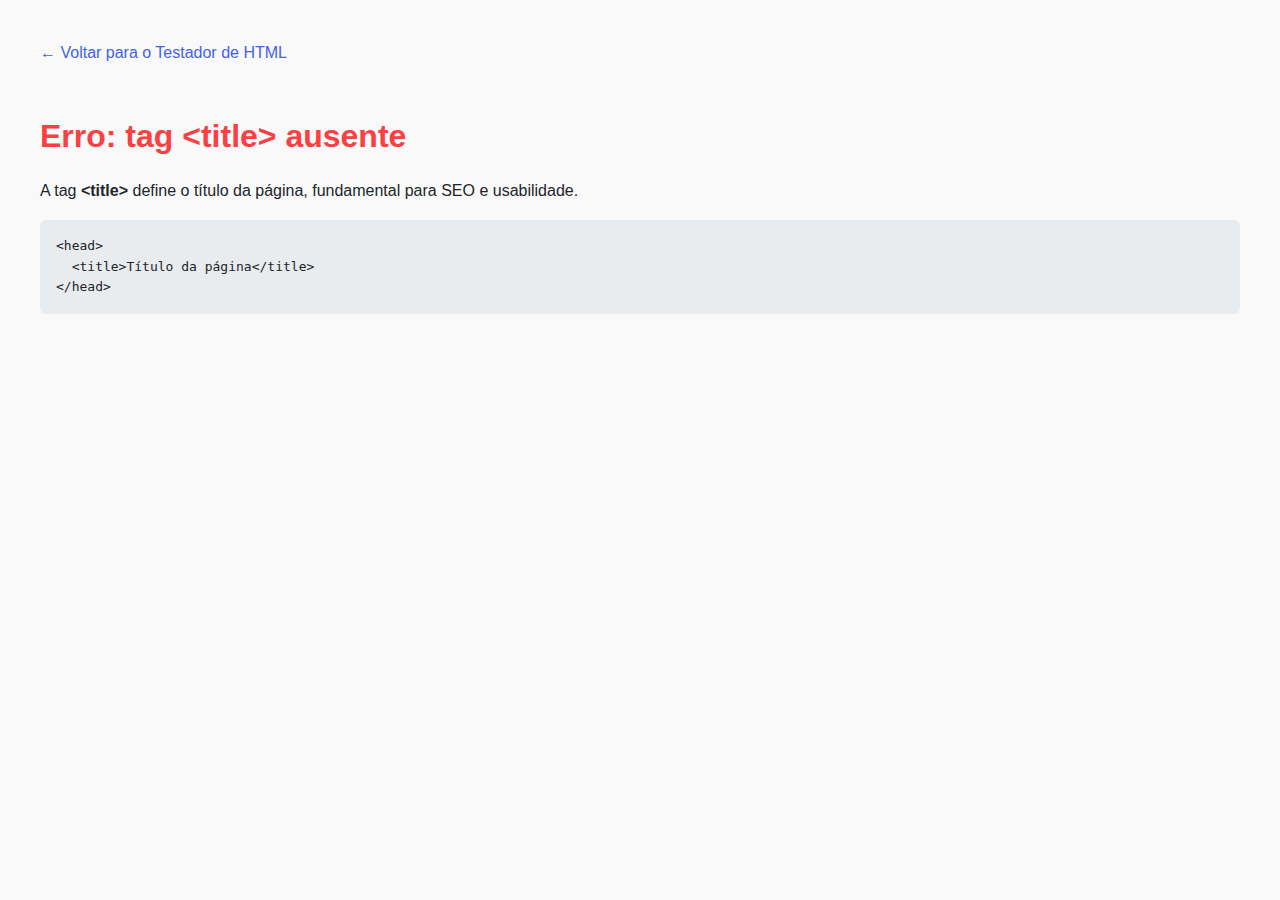
<file: erros/title-ausente.html>
<!DOCTYPE html>
<html lang="pt-BR">
<head>
  <meta charset="UTF-8">
  <title>Erro: Tag &lt;title&gt; ausente — HTML</title>
  <meta name="description" content="Entenda o erro de HTML sem tag title e saiba como corrigir para melhorar SEO e acessibilidade.">
  <meta name="viewport" content="width=device-width, initial-scale=1.0">

  <script type="application/ld+json">
  {
    "@context": "https://schema.org",
    "@type": "FAQPage",
    "mainEntity": [
      {
        "@type": "Question",
        "name": "O que significa tag title ausente no HTML?",
        "acceptedAnswer": {
          "@type": "Answer",
          "text": "A ausência da tag <title> impede que o navegador e mecanismos de busca identifiquem corretamente o título da página, prejudicando SEO e usabilidade."
        }
      },
      {
        "@type": "Question",
        "name": "Por que a tag title é importante?",
        "acceptedAnswer": {
          "@type": "Answer",
          "text": "O <title> é exibido na aba do navegador e nos resultados de pesquisa, sendo essencial para identificar o conteúdo da página rapidamente."
        }
      },
      {
        "@type": "Question",
        "name": "Como corrigir a ausência da tag title?",
        "acceptedAnswer": {
          "@type": "Answer",
          "text": "Inclua a tag <title> dentro do <head> com um texto descritivo, resumindo o conteúdo da página."
        }
      }
    ]
  }
  </script>

  <style>
    body {
      font-family: Arial, sans-serif;
      padding: 2rem;
      line-height: 1.6;
      background: #f9f9f9;
      color: #212529;
    }
    h1 { color: #f94144; margin-bottom: 1rem; }
    pre { background: #e9ecef; padding: 1rem; border-radius: 6px; overflow-x: auto; }
    a { color: #4361ee; text-decoration: none; transition: 0.3s; }
    a:hover { text-decoration: underline; }
    .breadcrumb { margin-bottom: 1.5rem; display: inline-block; }
  </style>
</head>

<body>

  <nav class="breadcrumb">
    <a href="../index.html">← Voltar para o Testador de HTML</a>
  </nav>

  <h1>Erro: tag &lt;title&gt; ausente</h1>
  <p>A tag <strong>&lt;title&gt;</strong> define o título da página, fundamental para SEO e usabilidade.</p>

  <pre>&lt;head&gt;
  &lt;title&gt;Título da página&lt;/title&gt;
&lt;/head&gt;</pre>

</body>
</html>
</file>
<file: css/pages.css>
/*
 * pages.css — Estilos compartilhados para páginas secundárias
 * (sobre.html, termos.html, privacidade.html, como-usar.html)
 */

/* ─── Variáveis e color-scheme ────────────────────────────────────────────── */
:root {
    color-scheme: light dark;
    --primary: #2563eb;
    --primary-dark: #1d4ed8;
    --border-radius: 8px;
    --bg: #f8fafc;
    --surface: #ffffff;
    --text: #0f172a;
    --text-muted: #64748b;
    --border: #e2e8f0;
    --shadow: 0 1px 3px rgba(0,0,0,0.07);
}

html.dark,
html.dark body,
body.dark {
    --bg: #0f172a;
    --surface: #1e293b;
    --text: #f1f5f9;
    --text-muted: #94a3b8;
    --border: #334155;
    --shadow: 0 1px 3px rgba(0,0,0,0.4);
}

/* ─── Reset ────────────────────────────────────────────────────────────────── */
*, *::before, *::after {
    margin: 0;
    padding: 0;
    box-sizing: border-box;
}

/* ─── Base ─────────────────────────────────────────────────────────────────── */
body {
    font-family: 'Inter', -apple-system, BlinkMacSystemFont, 'Segoe UI', Roboto, sans-serif;
    line-height: 1.65;
    color: var(--text);
    background-color: var(--bg);
    min-height: 100vh;
    display: flex;
    flex-direction: column;
    transition: background-color 0.3s, color 0.3s;
    font-size: 0.9375rem;
}

a {
    color: var(--primary);
    text-decoration: none;
    transition: color 0.15s;
}
a:hover { color: var(--primary-dark); text-decoration: underline; }
a:focus-visible {
    outline: 3px solid var(--primary);
    outline-offset: 2px;
    border-radius: 2px;
}

/* ─── Site Header ──────────────────────────────────────────────────────────── */
.site-header {
    background: var(--surface);
    border-bottom: 1px solid var(--border);
    padding: 0.75rem 1.5rem;
    display: flex;
    align-items: center;
    justify-content: space-between;
    position: sticky;
    top: 0;
    z-index: 100;
    box-shadow: 0 1px 3px rgba(0,0,0,0.05);
}

.site-header-brand {
    font-size: 1rem;
    font-weight: 700;
    color: var(--text);
    text-decoration: none;
    display: flex;
    align-items: center;
    gap: 7px;
    letter-spacing: -0.01em;
}
.site-header-brand svg { color: var(--primary); }
.site-header-brand:hover { color: var(--primary); text-decoration: none; }

.site-header-right {
    display: flex;
    align-items: center;
    gap: 8px;
}

.btn-back {
    display: inline-flex;
    align-items: center;
    gap: 6px;
    font-size: 0.82rem;
    font-weight: 500;
    color: var(--text-muted);
    background: transparent;
    border: 1px solid var(--border);
    border-radius: 6px;
    padding: 5px 11px;
    text-decoration: none;
    transition: all 0.15s;
    cursor: pointer;
}
.btn-back:hover { color: var(--text); background: var(--bg); text-decoration: none; }

.btn-icon {
    background: transparent;
    border: 1px solid var(--border);
    color: var(--text-muted);
    width: 34px;
    height: 34px;
    border-radius: 6px;
    cursor: pointer;
    display: inline-flex;
    align-items: center;
    justify-content: center;
    transition: all 0.15s;
}
.btn-icon:hover { color: var(--text); background: var(--bg); }
.btn-icon:focus-visible { outline: 3px solid var(--primary); outline-offset: 2px; }

/* ─── Page hero ─────────────────────────────────────────────────────────────── */
.page-hero {
    padding: 3rem 1.5rem 2.5rem;
    text-align: center;
    border-bottom: 1px solid var(--border);
    background: var(--surface);
}

.page-hero h1 {
    font-size: 2rem;
    font-weight: 700;
    letter-spacing: -0.02em;
    margin-bottom: 0.5rem;
    color: var(--text);
}

.page-hero p {
    font-size: 1rem;
    color: var(--text-muted);
    max-width: 520px;
    margin: 0 auto;
}

/* ─── Container ────────────────────────────────────────────────────────────── */
.container {
    max-width: 760px;
    margin: 0 auto;
    padding: 0 1.25rem;
    flex-grow: 1;
}

.page-content {
    padding: 2.5rem 0 3rem;
    display: flex;
    flex-direction: column;
    gap: 1px;
}

/* ─── Sections ─────────────────────────────────────────────────────────────── */
section {
    background: var(--surface);
    padding: 1.75rem;
    border: 1px solid var(--border);
    border-radius: var(--border-radius);
    margin-bottom: 1rem;
}

h2 {
    font-size: 1.05rem;
    color: var(--text);
    margin-bottom: 0.85rem;
    font-weight: 600;
    letter-spacing: -0.01em;
}

p {
    margin-bottom: 0.9rem;
    color: var(--text-muted);
    line-height: 1.7;
}
p:last-child { margin-bottom: 0; }

ul {
    padding-left: 1.25rem;
    margin-bottom: 0.9rem;
}
li {
    margin-bottom: 0.55rem;
    color: var(--text-muted);
    padding-left: 0.25rem;
}
li::marker { color: var(--primary); }

code {
    background-color: var(--bg);
    padding: 0.15rem 0.45rem;
    border-radius: 4px;
    font-family: 'Consolas', 'Monaco', 'Courier New', monospace;
    color: var(--primary);
    font-size: 0.875em;
    border: 1px solid var(--border);
}

/* ─── Footer ───────────────────────────────────────────────────────────────── */
footer.page-footer {
    background: #0f172a;
    color: #94a3b8;
    padding: 1.75rem 1.5rem;
    margin-top: auto;
}
html.dark footer.page-footer,
body.dark footer.page-footer { background: #020617; }

.page-footer-inner {
    max-width: 760px;
    margin: 0 auto;
    display: flex;
    align-items: center;
    justify-content: space-between;
    flex-wrap: wrap;
    gap: 12px;
}

.page-footer-copy {
    font-size: 0.8rem;
}

.page-footer-links {
    display: flex;
    gap: 16px;
    list-style: none;
}
.page-footer-links a {
    font-size: 0.8rem;
    color: #64748b;
    text-decoration: none;
    transition: color 0.15s;
}
.page-footer-links a:hover { color: #f1f5f9; }

/* ─── Scroll to top ────────────────────────────────────────────────────────── */
#topBtn {
    position: fixed;
    bottom: 24px;
    right: 24px;
    z-index: 1000;
    background: var(--primary);
    color: white;
    border: none;
    border-radius: 8px;
    cursor: pointer;
    display: none;
    width: 40px;
    height: 40px;
    align-items: center;
    justify-content: center;
    transition: all 0.2s;
    box-shadow: 0 4px 12px rgba(37, 99, 235, 0.35);
}
#topBtn:hover { background: var(--primary-dark); transform: translateY(-2px); }
#topBtn:focus-visible { outline: 3px solid var(--primary); outline-offset: 3px; }

/* ─── Responsive ───────────────────────────────────────────────────────────── */
@media (max-width: 640px) {
    .page-hero h1 { font-size: 1.6rem; }
    .site-header { padding: 0.65rem 1rem; }
    section { padding: 1.25rem; }
}


/* ─── Page badge ────────────────────────────────────────────────────────────── */
.page-badge {
    display: inline-flex;
    align-items: center;
    gap: 6px;
    background: #eff6ff;
    color: #1d4ed8;
    border: 1px solid #bfdbfe;
    border-radius: 20px;
    padding: 4px 12px;
    font-size: 0.78rem;
    font-weight: 600;
    letter-spacing: 0.02em;
    margin-bottom: 0.75rem;
}
html.dark .page-badge {
    background: rgba(37,99,235,0.15);
    color: #93c5fd;
    border-color: rgba(37,99,235,0.3);
}

/* ─── Stats bar ─────────────────────────────────────────────────────────────── */
.stats-bar {
    display: flex;
    flex-wrap: wrap;
    gap: 12px;
    padding: 1.5rem 1.75rem;
    background: var(--surface);
    border: 1px solid var(--border);
    border-radius: var(--border-radius);
    margin-bottom: 1rem;
    justify-content: space-around;
}

.stat-item {
    display: flex;
    flex-direction: column;
    align-items: center;
    gap: 4px;
    text-align: center;
    min-width: 100px;
    flex: 1;
}

.stat-item-icon {
    font-size: 1.4rem;
    line-height: 1;
}

.stat-item-value {
    font-size: 1rem;
    font-weight: 700;
    color: var(--primary);
    letter-spacing: -0.01em;
}

.stat-item-label {
    font-size: 0.75rem;
    color: var(--text-muted);
    font-weight: 500;
}

/* ─── Feature cards grid ────────────────────────────────────────────────────── */
.features-grid {
    display: grid;
    grid-template-columns: 1fr 1fr;
    gap: 12px;
    margin-top: 0.25rem;
}

.feature-card {
    background: var(--bg);
    border: 1px solid var(--border);
    border-radius: 8px;
    padding: 1rem 1.1rem;
    display: flex;
    flex-direction: column;
    gap: 6px;
}

.feature-card-icon {
    font-size: 1.25rem;
    line-height: 1;
}

.feature-card-title {
    font-size: 0.875rem;
    font-weight: 600;
    color: var(--text);
}

.feature-card-desc {
    font-size: 0.8rem;
    color: var(--text-muted);
    line-height: 1.5;
    margin: 0;
}

@media (max-width: 560px) {
    .features-grid { grid-template-columns: 1fr; }
    .stats-bar { justify-content: flex-start; }
    .stat-item { min-width: 80px; }
}

/* ─── Table of contents nav ─────────────────────────────────────────────────── */
.toc-nav {
    display: flex;
    flex-wrap: wrap;
    gap: 8px;
    padding: 1.25rem 1.75rem;
    background: var(--surface);
    border: 1px solid var(--border);
    border-radius: var(--border-radius);
    margin-bottom: 1rem;
}

.toc-nav-label {
    font-size: 0.75rem;
    font-weight: 600;
    color: var(--text-muted);
    text-transform: uppercase;
    letter-spacing: 0.06em;
    width: 100%;
    margin-bottom: 2px;
}

.toc-nav a {
    display: inline-flex;
    align-items: center;
    gap: 5px;
    font-size: 0.8rem;
    font-weight: 500;
    color: var(--text-muted);
    background: var(--bg);
    border: 1px solid var(--border);
    border-radius: 20px;
    padding: 4px 11px;
    text-decoration: none;
    transition: all 0.15s;
    white-space: nowrap;
}

.toc-nav a:hover {
    color: var(--primary);
    border-color: var(--primary);
    background: #eff6ff;
    text-decoration: none;
}
html.dark .toc-nav a:hover {
    background: rgba(37,99,235,0.1);
}

/* ─── Privacy summary card ──────────────────────────────────────────────────── */
.privacy-summary {
    display: grid;
    grid-template-columns: repeat(auto-fit, minmax(160px, 1fr));
    gap: 12px;
    padding: 1.5rem 1.75rem;
    background: linear-gradient(135deg, #f0fdf4 0%, #eff6ff 100%);
    border: 1px solid #bbf7d0;
    border-radius: var(--border-radius);
    margin-bottom: 1rem;
}
html.dark .privacy-summary {
    background: linear-gradient(135deg, rgba(16,185,129,0.08) 0%, rgba(37,99,235,0.08) 100%);
    border-color: rgba(16,185,129,0.25);
}

.privacy-summary-item {
    display: flex;
    align-items: flex-start;
    gap: 10px;
}

.privacy-summary-icon {
    font-size: 1.4rem;
    flex-shrink: 0;
    margin-top: 1px;
}

.privacy-summary-text strong {
    display: block;
    font-size: 0.83rem;
    font-weight: 700;
    color: #065f46;
    margin-bottom: 2px;
}
html.dark .privacy-summary-text strong { color: #6ee7b7; }

.privacy-summary-text span {
    font-size: 0.75rem;
    color: #047857;
    line-height: 1.4;
}
html.dark .privacy-summary-text span { color: #a7f3d0; }

/* ─── FAQ accordion ─────────────────────────────────────────────────────────── */
.faq-list {
    display: flex;
    flex-direction: column;
    gap: 8px;
    list-style: none;
    padding: 0;
    margin: 0;
}

.faq-item {
    border: 1px solid var(--border);
    border-radius: 8px;
    overflow: hidden;
    background: var(--bg);
}

.faq-question {
    width: 100%;
    background: none;
    border: none;
    padding: 0.9rem 1.1rem;
    display: flex;
    align-items: center;
    justify-content: space-between;
    gap: 12px;
    cursor: pointer;
    text-align: left;
    font-size: 0.875rem;
    font-weight: 600;
    color: var(--text);
    font-family: inherit;
    transition: background 0.15s;
}

.faq-question:hover { background: var(--surface); }

.faq-chevron {
    flex-shrink: 0;
    width: 16px;
    height: 16px;
    color: var(--text-muted);
    transition: transform 0.25s;
}

.faq-item.open .faq-chevron { transform: rotate(180deg); }
.faq-item.open .faq-question { background: var(--surface); }

.faq-answer {
    display: none;
    padding: 0 1.1rem 0.9rem;
    font-size: 0.85rem;
    color: var(--text-muted);
    line-height: 1.65;
    background: var(--surface);
    border-top: 1px solid var(--border);
}
.faq-item.open .faq-answer { display: block; }

/* ─── Contact cards ─────────────────────────────────────────────────────────── */
.contact-cards {
    display: grid;
    grid-template-columns: 1fr 1fr;
    gap: 12px;
    margin-bottom: 1rem;
}

.contact-card {
    background: var(--surface);
    border: 1px solid var(--border);
    border-radius: var(--border-radius);
    padding: 1.5rem 1.75rem;
    display: flex;
    flex-direction: column;
    gap: 10px;
}

.contact-card-icon {
    font-size: 1.75rem;
    line-height: 1;
}

.contact-card-title {
    font-size: 1rem;
    font-weight: 700;
    color: var(--text);
    margin: 0;
}

.contact-card-desc {
    font-size: 0.82rem;
    color: var(--text-muted);
    line-height: 1.5;
    margin: 0;
}

.contact-card-action {
    display: inline-flex;
    align-items: center;
    gap: 6px;
    font-size: 0.83rem;
    font-weight: 600;
    word-break: break-all;
}

.btn-copy {
    display: inline-flex;
    align-items: center;
    gap: 6px;
    font-size: 0.8rem;
    font-weight: 600;
    color: var(--primary);
    background: #eff6ff;
    border: 1px solid #bfdbfe;
    border-radius: 6px;
    padding: 5px 11px;
    cursor: pointer;
    font-family: inherit;
    transition: all 0.15s;
    margin-top: 4px;
    width: fit-content;
}
.btn-copy:hover { background: #dbeafe; border-color: var(--primary); }
html.dark .btn-copy {
    background: rgba(37,99,235,0.15);
    border-color: rgba(37,99,235,0.3);
    color: #93c5fd;
}
html.dark .btn-copy:hover { background: rgba(37,99,235,0.25); }

.contact-time-note {
    background: #fffbeb;
    border: 1px solid #fde68a;
    border-radius: 8px;
    padding: 1rem 1.25rem;
    font-size: 0.85rem;
    color: #92400e;
    display: flex;
    gap: 10px;
    align-items: flex-start;
    margin-bottom: 1rem;
}
html.dark .contact-time-note {
    background: rgba(234,179,8,0.1);
    border-color: rgba(234,179,8,0.3);
    color: #fde68a;
}

@media (max-width: 560px) {
    .contact-cards { grid-template-columns: 1fr; }
    .privacy-summary { grid-template-columns: 1fr 1fr; }
}

/* ─── Section icon headings ─────────────────────────────────────────────────── */
.section-icon-heading {
    display: flex;
    align-items: center;
    gap: 8px;
    margin-bottom: 0.85rem;
}
.section-icon-heading .icon {
    font-size: 1.1rem;
    line-height: 1;
    flex-shrink: 0;
}
.section-icon-heading h2 {
    margin: 0;
}

/* ─── Tech stack list ───────────────────────────────────────────────────────── */
.tech-list {
    display: flex;
    flex-wrap: wrap;
    gap: 8px;
    list-style: none;
    padding: 0;
    margin-top: 0.5rem;
}
.tech-list li {
    display: inline-flex;
    align-items: center;
    gap: 6px;
    background: var(--bg);
    border: 1px solid var(--border);
    border-radius: 20px;
    padding: 4px 12px;
    font-size: 0.78rem;
    font-weight: 600;
    color: var(--text);
    margin: 0;
}
.tech-list li::marker { content: none; }

/* ─── CTA inline block ──────────────────────────────────────────────────────── */
.cta-block {
    display: flex;
    align-items: center;
    justify-content: space-between;
    gap: 12px;
    flex-wrap: wrap;
    margin-top: 0.5rem;
}
.btn-primary {
    display: inline-flex;
    align-items: center;
    gap: 7px;
    background: var(--primary);
    color: white;
    border: none;
    border-radius: 8px;
    padding: 9px 18px;
    font-size: 0.875rem;
    font-weight: 600;
    text-decoration: none;
    cursor: pointer;
    transition: all 0.15s;
    font-family: inherit;
    white-space: nowrap;
}
.btn-primary:hover { background: var(--primary-dark); color: white; text-decoration: none; transform: translateY(-1px); }
</file>
